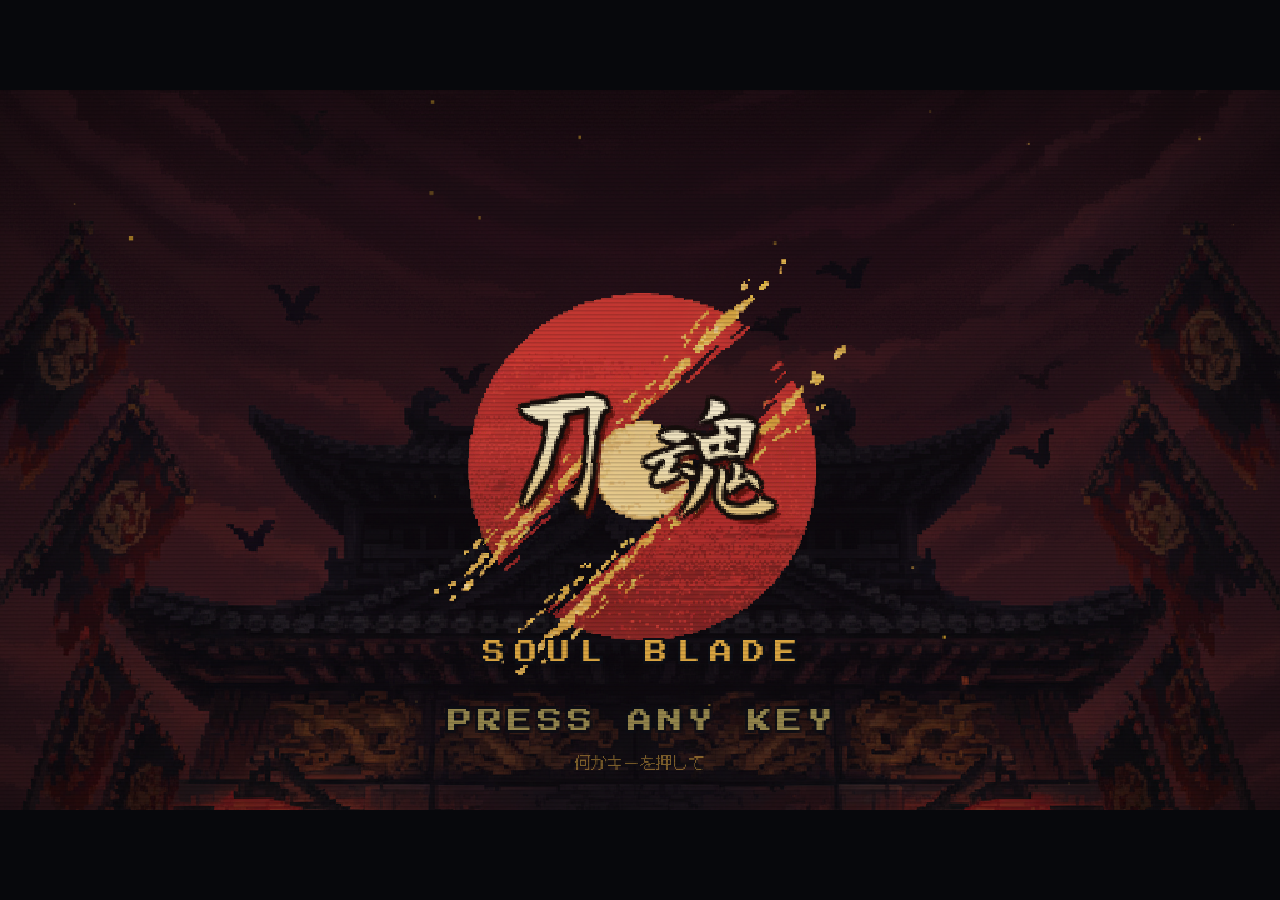
<file: index.html>
<!DOCTYPE html>
<html lang="zh">
<head>
<meta charset="utf-8">
<title>刀魂 SOUL BLADE</title>
<meta name="viewport" content="width=device-width, initial-scale=1">
<link rel="icon" type="image/png" href="assets/favicon.png">
<link rel="stylesheet" href="css/style.css?v=7">
</head>
<body>
<div id="stage">
  <canvas id="game" width="1024" height="576"></canvas>
  <div id="crt"></div>
  <div id="err"></div>
</div>
<script src="js/audio.js?v=11"></script>
<script src="js/input.js?v=7"></script>
<script src="js/data.js?v=12"></script>
<script src="js/sprites.js?v=11"></script>
<script src="js/fighter.js?v=8"></script>
<script src="js/ai.js?v=8"></script>
<script src="js/ui.js?v=10"></script>
<script src="js/howto.js?v=9"></script>
<script src="js/ultraman.js?v=2"></script>
<script src="js/main.js?v=11"></script>
</body>
</html>
</file>
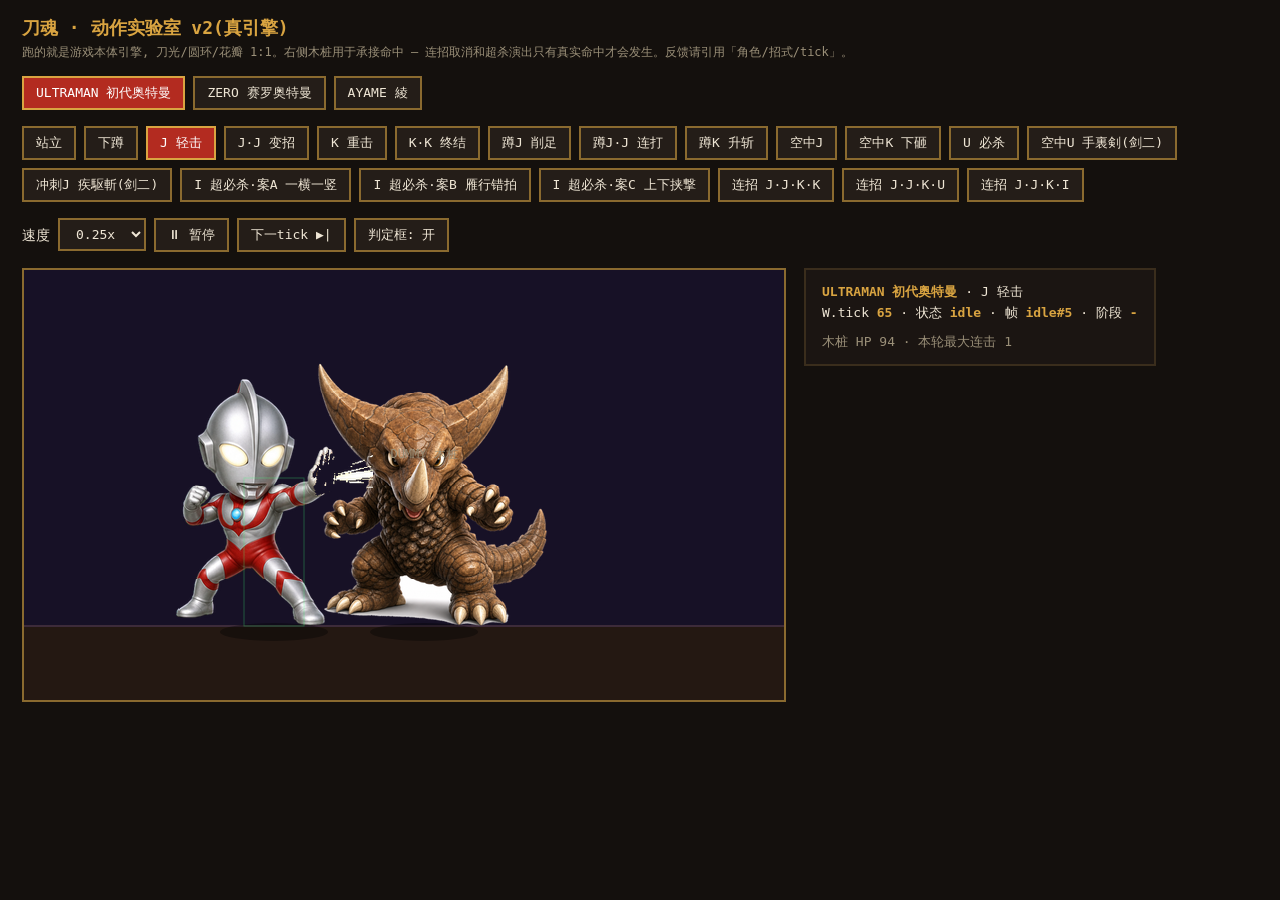
<file: anim-lab.html>
<!DOCTYPE html>
<html lang="zh">
<head>
<meta charset="utf-8">
<title>刀魂 · 动作实验室 ANIM LAB</title>
<style>
  body { margin:0; background:#14100d; color:#efe6d5; font:14px/1.6 "PingFang SC", monospace; }
  header { padding:14px 22px 6px; }
  h1 { margin:0; font-size:18px; color:#d9a441; }
  .sub { color:#9a8f78; font-size:12px; }
  .row { display:flex; gap:8px; flex-wrap:wrap; padding:8px 22px; align-items:center; }
  button, select {
    background:#241d18; color:#efe6d5; border:2px solid #8a6a2f; padding:6px 12px;
    font:13px monospace; cursor:pointer; border-radius:0;
  }
  button.on { background:#b32b20; border-color:#d9a441; color:#fff; }
  button:hover { border-color:#d9a441; }
  #stagewrap { display:flex; gap:18px; padding:8px 22px; align-items:flex-start; }
  canvas { background:#0c0a09; border:2px solid #8a6a2f; image-rendering:pixelated; }
  #info { min-width:280px; background:#1b1512; border:2px solid #3a2d1c; padding:12px 16px; font-size:13px; }
  #info b { color:#d9a441; }
  #info .ph-w { color:#9a8f78; } #info .ph-a { color:#ff4a3d; } #info .ph-r { color:#35b9e0; }
  table { border-collapse:collapse; margin-top:8px; }
  td { border:1px solid #3a2d1c; padding:2px 10px; font-size:12px; }
  .lbl { color:#9a8f78; }
</style>
</head>
<body>
<header>
  <h1>刀魂 · 动作实验室 v2(真引擎)</h1>
  <div class="sub">跑的就是游戏本体引擎, 刀光/圆环/花瓣 1:1。右侧木桩用于承接命中 — 连招取消和超杀演出只有真实命中才会发生。反馈请引用「角色/招式/tick」。</div>
</header>
<div class="row" id="charRow"></div>
<div class="row" id="moveRow"></div>
<div class="row">
  速度
  <select id="speed">
    <option value="0.1">0.1x</option>
    <option value="0.25" selected>0.25x</option>
    <option value="0.5">0.5x</option>
    <option value="1">1x</option>
  </select>
  <button id="pauseBtn">⏸ 暂停</button>
  <button id="stepF">下一tick ▶|</button>
  <button id="boxBtn">判定框: 开</button>
</div>
<div id="stagewrap">
  <canvas id="cv" width="760" height="430"></canvas>
  <div id="info">载入中…</div>
</div>

<script src="js/audio.js"></script>
<script src="js/input.js"></script>
<script src="js/data.js"></script>
<script src="js/sprites.js"></script>
<script src="js/fighter.js"></script>
<script>
'use strict';
/* 真引擎沙盒: 复用 Fighter/Effects/Projectile, 只有战斗解算是 main.js tryHit
   的精简副本(木桩不格挡)。若 main.js 的 tryHit 有改动, 此处需同步。 */
const cv = document.getElementById('cv');
const ctx = cv.getContext('2d');
ctx.imageSmoothingEnabled = false;

const CHARS = ['mack', 'kenji', 'ayame'];
const SEQS = [
  { key: 'idle',  label: '站立',        chain: [] },
  { key: 'crouch',label: '下蹲',        chain: [], hold: 'crouch' },
  { key: 'J',     label: 'J 轻击',      chain: ['light'] },
  { key: 'JJ',    label: 'J·J 变招',    chain: ['light', 'light'] },
  { key: 'K',     label: 'K 重击',      chain: ['heavy'] },
  { key: 'KK',    label: 'K·K 终结',    chain: ['heavy', 'heavy'] },
  { key: 'cJ',    label: '蹲J 削足',    chain: ['light'], hold: 'crouch' },
  { key: 'cJJ',   label: '蹲J·J 连打', chain: ['light', 'light'], hold: 'crouch' },
  { key: 'cK',    label: '蹲K 升斩',    chain: ['heavy'], hold: 'crouch' },
  { key: 'airJ',  label: '空中J',       chain: ['light'], air: true },
  { key: 'dive',  label: '空中K 下砸',  chain: ['heavy'], air: true },
  { key: 'U',     label: 'U 必杀',      chain: ['special'] },
  { key: 'airU',  label: '空中U 手裏剣(剑二)', chain: ['special'], air: true },
  { key: 'dashJ', label: '冲刺J 疾駆斬(剑二)', chain: ['light'], dash: true },
  { key: 'I',     label: 'I 超必杀·案A 一横一竖', chain: ['super'], cineVar: 'A' },
  { key: 'Ib',    label: 'I 超必杀·案B 雁行错拍', chain: ['super'], cineVar: 'B' },
  { key: 'Ic',    label: 'I 超必杀·案C 上下挟撃', chain: ['super'], cineVar: 'C' },
  { key: 'JJKK',  label: '连招 J·J·K·K', chain: ['light', 'light', 'heavy', 'heavy'] },
  { key: 'JJKU',  label: '连招 J·J·K·U', chain: ['light', 'light', 'heavy', 'special'] },
  { key: 'JJKI',  label: '连招 J·J·K·I', chain: ['light', 'light', 'heavy', 'super'] },
];

const _q = new URLSearchParams(location.search);
let charId = _q.get('char') || 'mack';
let seqKey = _q.get('seq') || 'J';
let paused = false, showBox = true;

// ---- stub world (the API surface Fighter needs) ---------------------------
const W = {
  tick: 0, hitstopT: 0, projectiles: [], stats: { maxCombo: 0 },
  slowmoT: 0, slowmo: 1, slowAcc: 0,
  training: { dummy: 'stand' }, mode: 'lab',
  hitstop(n) { this.hitstopT = Math.max(this.hitstopT, n); },
  shake() {},
  spawnProjectile(f, def) { // 与 main.js 同步: spread=[vy] 每枚一个纵速(直线=[0])
    for (const vy of (def.spread || [0])) {
      this.projectiles.push(new Projectile(f, def, f.x + f.facing * 70, f.y + def.y, f.facing, vy));
    }
  },
  hasProjectile(f) { return this.projectiles.some(p => p.owner === f && !p.dead); },
  superFlash(f, def) { if (def.cine) { this.hitstopT = Math.max(this.hitstopT, 28); this.banner = { t: 28, def }; } },
};

let A = null, B = null;      // attacker / dummy
let phase = 'run', restT = 0, chainIdx = 0, pressCd = 0, airPressed = false;

function resetScene() {
  const other = charId === 'kenji' ? 'mack' : 'kenji';
  A = new Fighter(charId, 380, 1, W);
  B = new Fighter(other, 500, -1, W); // 触及距离内, 连锁取消才能开窗
  const seq = SEQS.find(x => x.key === seqKey);
  A.legacyFx = !!seq.legacy; // (旧) 对照按钮: 白月牙+椭圆弧+旧火花, 仅实验室
  A.finisherOverride = seq.finisher || null; // 超杀终结变体预览(A/B/C)
  A.cjjVariant = seq.cjj || null;            // 蹲J·J 第二段方案预览(V1/V2/V3)
  A.cineStyleOverride = seq.cineStyle || null; // 剑二超杀演出方案预览(①②③)
  A.cineVarOverride = seq.cineVar || null;     // 交叉回合动作组合方案(A/B/C)
  A.meter = seq.chain.includes('super') ? 100 : 0; // 满气光环只在超杀序列出现
  W.projectiles = []; W.hitstopT = 0; W.banner = null;
  W.slowmoT = 0; W.slowmo = 1; W.slowAcc = 0;
  W.tick = 0; W.stats.maxCombo = 0;               // 每循环从 0 计
  Effects.reset();
  phase = 'run'; chainIdx = 0; pressCd = 0; airPressed = false; restT = 0;
}

// ---- mini combat resolution (subset of main.js tryHit; dummy never guards) --
function rectsOverlap(a, b) { return a.x1 < b.x2 && a.x2 > b.x1 && a.y1 < b.y2 && a.y2 > b.y1; }
function miniResolve() {
  const boxA = A.activeBox(), mA = A.move;
  if (boxA && mA && !B.dead && !B.superSeq && rectsOverlap(boxA, B.bodyBox())) {
    if (!(B.invuln > 0 || B.state === 'down' || B.state === 'getup' || B.juggleImmune())) {
      mA.hasHit = true; mA.contact = true; mA.contactT = mA.t; mA.hitLanded = true;
      const d = mA.def;
      const kd = d.kd || (mA.chained && d.kind === 'heavy' && A.rekkaH);
      const predicted = B.comboable > 0 ? A.combo.count + 1 : 1;
      const finisher = mA.chained && predicted >= 3;
      const bb = B.bodyBox();
      const px = (Math.max(boxA.x1, bb.x1) + Math.min(boxA.x2, bb.x2)) / 2;
      const py = (Math.max(boxA.y1, bb.y1) + Math.min(boxA.y2, bb.y2)) / 2;
      const preScale = A.comboScale(B);
      B.receiveHit({
        dmg: finisher ? Math.round(d.dmg * 1.3) : d.dmg, chip: d.chip, guardDmg: d.guardDmg,
        knock: d.knock, hitstun: d.hitstun, blockstun: d.blockstun, kd, launch: d.launch, meterHit: d.meterHit, hitSfx: d.hitSfx,
      }, A);
      // 与 main.js tryHit 同步: 月华式星爆(尺寸按威力分级)
      // legacy 对照: 复原旧粒子火花 + smear 化重击的旧 hitstop(9)
      if (A.legacyFx) {
        Effects.spark(px, py, A.facing, ['#ffe27a', '#ff7a3d', '#ffffff'], 12, d.kind === 'light' ? 5 : 8);
        W.hitstop(d.smear && d.kind === 'heavy' ? 9 : (d.hitstop || 5));
      } else {
        Effects.impact(px, py, A.facing, {
          tier: d.kind === 'light' ? 1 : d.kind === 'heavy' ? 2 : 3,
          color: A.c.theme2 || '#ffc531',
        });
        W.hitstop(d.hitstop || 5);
        // 与 main.js tryHit 同步: 重击命中扬尘 / 必杀冲击环+slowmo
        if (d.kind === 'heavy' && B.grounded) Effects.dust(B.x, B.y, 8, A.facing);
        if (d.kind === 'special') {
          Effects.shockRing(px, py, A.c.theme2 || '#ffc531');
          W.slowmoT = 14; W.slowmo = 0.5; W.slowAcc = 0;
        }
      }
      if (d.kind === 'super' && d.cine && A.state === 'attack') {
        A.vx = 0; A.move = null;
        A.superSeq = { hits: d.cine.hits, interval: d.cine.interval, dmgPer: d.cine.dmgPer, final: d.cine.final, t: 0, done: 0, scale: preScale, style: A.cineStyleOverride || d.cine.style || null };
        B.frozen = 2;
      }
    } else { mA.hasHit = true; }
  }
  for (const pr of W.projectiles) {
    if (pr.dead || B.dead) continue;
    if (rectsOverlap(pr.box(), B.bodyBox()) && !(B.invuln > 0 || ['down', 'getup'].includes(B.state) || B.juggleImmune())) {
      const pd = pr.def;
      B.receiveHit({ dmg: pd.dmg, chip: pd.chip, guardDmg: pd.guardDmg, knock: pd.knock, hitstun: pd.hitstun, blockstun: pd.blockstun, meterHit: pd.meterHit, hitSfx: 'hitL', proj: true, launch: pd.launch }, pr.owner);
      pr.dead = true;
      Effects.spark(pr.x, pr.y, Math.sign(pr.vx), ['#c9baff', '#7d5bff', '#ffffff'], 10, 5);
      W.hitstop(pd.hitstop || 6);
    }
  }
}

// ---- sequence driver (same pad-injection技法 as the combo test suite) ------
function scriptPad(seq) {
  const p = emptyPad();
  if (seq.hold === 'crouch') p.crouch = true;
  if (phase !== 'run') return p;
  if (seq.air && !airPressed && A.state === 'idle') { p.jump = true; airPressed = true; return p; }
  // dash 型招式(疾駆斬): 先触发冲刺, 待 dash 进行几 tick 后再按攻击
  if (seq.dash) {
    if (A.state === 'idle' && chainIdx === 0) { p.dashR = true; return p; }
    if (A.state === 'dash' && A.dashT > 5 && chainIdx === 0) { p.light = true; chainIdx++; return p; }
    return p;
  }
  pressCd--;
  const readyGround = chainIdx === 0 ? A.state === 'idle' || A.state === 'crouch' : (A.move && A.move.contact);
  const readyAir = !A.grounded && A.vy > -9 && !A.move; // press on the way up/apex
  const ready = seq.air ? readyAir : readyGround;
  if (chainIdx < seq.chain.length && ready && pressCd <= 0) {
    p[seq.chain[chainIdx]] = true;
    chainIdx++; pressCd = 3;
  }
  return p;
}

function step() {
  const seq = SEQS.find(s => s.key === seqKey);
  if (W.hitstopT > 0) { W.hitstopT--; if (W.banner) W.banner.t--; Effects.update(0.35); return; }
  // 与 main.js update 同步: 必杀命中后的半速 slowmo 收尾
  if (W.slowmoT > 0) {
    W.slowmoT--;
    if (W.slowmoT <= 0) W.slowmo = 1;
    W.slowAcc += W.slowmo;
    if (W.slowAcc < 1) { Effects.update(W.slowmo); return; }
    W.slowAcc -= 1;
  }
  W.tick++;
  A.pad = scriptPad(seq);
  B.pad = emptyPad();
  A.update(B);
  B.update(A);
  for (const pr of W.projectiles) pr.update();
  W.projectiles = W.projectiles.filter(p => !p.dead);
  miniResolve();
  Effects.update(1);

  // loop control: after the sequence fully settles, hold a beat then reset
  const done = chainIdx >= seq.chain.length && !A.move && !A.superSeq &&
               ['idle', 'crouch'].includes(A.state) && ['idle', 'down', 'getup'].includes(B.state) &&
               W.projectiles.length === 0;
  if (phase === 'run' && done && seq.chain.length) { phase = 'rest'; restT = 0; }
  if (phase === 'rest' && ++restT > 90 && B.state === 'idle') resetScene();
}

// ---- render ----------------------------------------------------------------
function draw() {
  ctx.clearRect(0, 0, 760, 430);
  ctx.fillStyle = '#171126'; ctx.fillRect(0, 0, 760, 356);
  ctx.fillStyle = '#241812'; ctx.fillRect(0, 356, 760, 74);
  ctx.fillStyle = '#3d2b3a'; ctx.fillRect(0, 355, 760, 2);
  // 与 main.js 同步: 超杀演出背景压暗
  if (A && A.superSeq) { ctx.fillStyle = 'rgba(10,6,20,0.52)'; ctx.fillRect(0, 0, 760, 430); }

  ctx.save();
  // world -> lab viewport: game ground y480 -> 356, shift x to center the pair
  const offX = -130, offY = 356 - STAGE.ground;
  ctx.translate(offX, offY);
  Effects.drawGhosts(ctx);
  B.draw(ctx);
  ctx.fillStyle = '#9a8f78';
  ctx.font = '12px monospace';
  ctx.textAlign = 'center';
  ctx.fillText('DUMMY 木桩', B.x, B.y - 168);
  A.draw(ctx);
  for (const pr of W.projectiles) pr.draw(ctx);
  Effects.draw(ctx);
  if (showBox) {
    const ab = A.activeBox();
    if (ab) { ctx.strokeStyle = 'rgba(255,74,61,0.9)'; ctx.lineWidth = 2; ctx.strokeRect(ab.x1, ab.y1, ab.x2 - ab.x1, ab.y2 - ab.y1); }
    const bb = A.bodyBox();
    ctx.strokeStyle = 'rgba(60,255,120,0.3)'; ctx.lineWidth = 1;
    ctx.strokeRect(bb.x1, bb.y1, bb.x2 - bb.x1, bb.y2 - bb.y1);
  }
  ctx.restore();

  if (W.banner && W.banner.t > 0) {
    ctx.fillStyle = `rgba(5,6,12,${Math.min(0.6, W.banner.t / 18)})`;
    ctx.fillRect(0, 0, 760, 430);
    ctx.fillStyle = '#ffe27a'; ctx.font = '20px monospace'; ctx.textAlign = 'center';
    ctx.fillText(W.banner.def.name, 380, 200);
  }

  // info
  const m = A.move, d = m && m.def;
  let ph = '-';
  if (d && !d.dive) ph = m.t < d.startup ? 'windup' : m.t < d.startup + d.active ? 'ACTIVE' : 'recover';
  else if (d && d.dive) ph = m.landed ? 'slam/recover' : 'plunge';
  else if (A.superSeq) ph = 'SUPER CINE';
  const cls = ph === 'ACTIVE' ? 'ph-a' : ph === 'windup' ? 'ph-w' : 'ph-r';
  let html = `<b>${A.c.name} ${A.c.cn}</b> · ${SEQS.find(s => s.key === seqKey).label}<br>`;
  html += `W.tick <b>${W.tick}</b> · 状态 <b>${A.state}</b> · 帧 <b>${A.anim.name}#${A.anim.frame}</b> · 阶段 <span class="${cls}"><b>${ph}</b></span>`;
  if (m) html += ` · 招内tick <b>${m.t}</b>`;
  if (A.superSeq) html += ` · cine ${A.superSeq.done}/${A.superSeq.hits}`;
  if (d) {
    html += `<table>
      <tr><td class="lbl">招式</td><td>${d.name || d.anim + ':' + d.kind}</td></tr>
      <tr><td class="lbl">前摇/判定/全长</td><td>${d.startup} / ${d.active || '-'} / ${d.total || 'dive'}</td></tr>
      <tr><td class="lbl">伤害/削护</td><td>${d.dmg} / ${d.guardDmg || '-'}</td></tr>
      <tr><td class="lbl">fx</td><td>${d.fx ? '有(引擎实时)' : '无'}${d.hop ? ' · hop ' + d.hop : ''}</td></tr>
    </table>`;
  }
  html += `<div style="margin-top:8px;color:#9a8f78">木桩 HP ${Math.max(0, Math.round(B.hp))} · 本轮最大连击 ${W.stats.maxCombo}</div>`;
  document.getElementById('info').innerHTML = html;
}

let acc = 0, last = performance.now();
function loop(now) {
  const dt = now - last; last = now;
  if (!paused) {
    acc += dt * parseFloat(document.getElementById('speed').value);
    while (acc >= 16.667) { step(); acc -= 16.667; }
  }
  draw();
  requestAnimationFrame(loop);
}

// ---- ui wiring --------------------------------------------------------------
function mkBtn(row, label, on, cb) {
  const b = document.createElement('button');
  b.textContent = label;
  if (on) b.classList.add('on');
  b.onclick = () => cb(b);
  document.getElementById(row).appendChild(b);
}
for (const cid of CHARS) {
  mkBtn('charRow', `${DATA[cid].name} ${DATA[cid].cn}`, cid === charId, (b) => {
    charId = cid; resetScene();
    document.querySelectorAll('#charRow button').forEach(x => x.classList.remove('on'));
    b.classList.add('on');
  });
}
for (const s of SEQS) {
  mkBtn('moveRow', s.label, s.key === seqKey, (b) => {
    seqKey = s.key; resetScene();
    document.querySelectorAll('#moveRow button').forEach(x => x.classList.remove('on'));
    b.classList.add('on');
  });
}
document.getElementById('pauseBtn').onclick = (e) => {
  paused = !paused;
  e.target.textContent = paused ? '▶ 播放' : '⏸ 暂停';
};
document.getElementById('stepF').onclick = () => {
  paused = true; document.getElementById('pauseBtn').textContent = '▶ 播放'; step();
};
document.getElementById('boxBtn').onclick = (e) => { showBox = !showBox; e.target.textContent = `判定框: ${showBox ? '开' : '关'}`; };

Assets.load().then(() => {
  resetScene();
  const ff = parseInt(_q.get('ff') || '0', 10);
  for (let i = 0; i < ff; i++) step();
  if (_q.has('freeze')) { paused = true; document.getElementById('pauseBtn').textContent = '▶ 播放'; }
  requestAnimationFrame(loop);
});
</script>
</body>
</html>
</file>
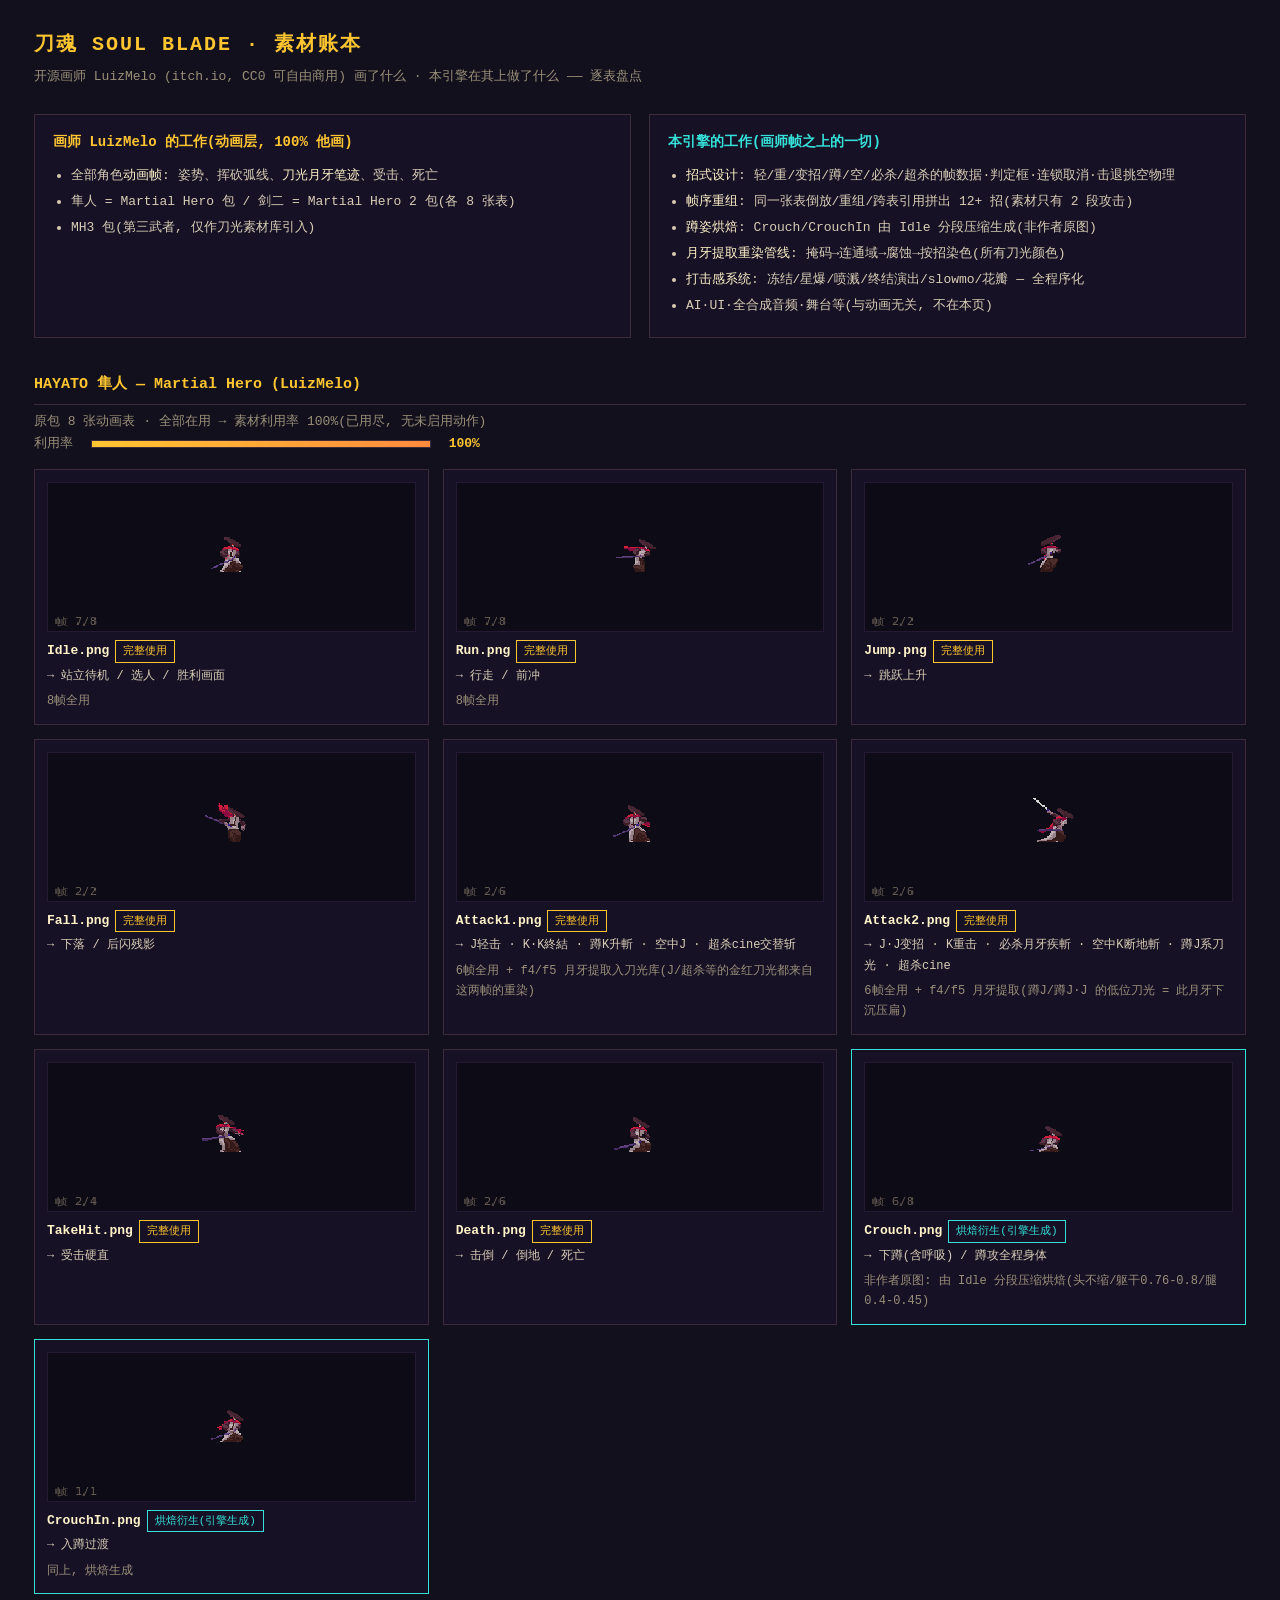
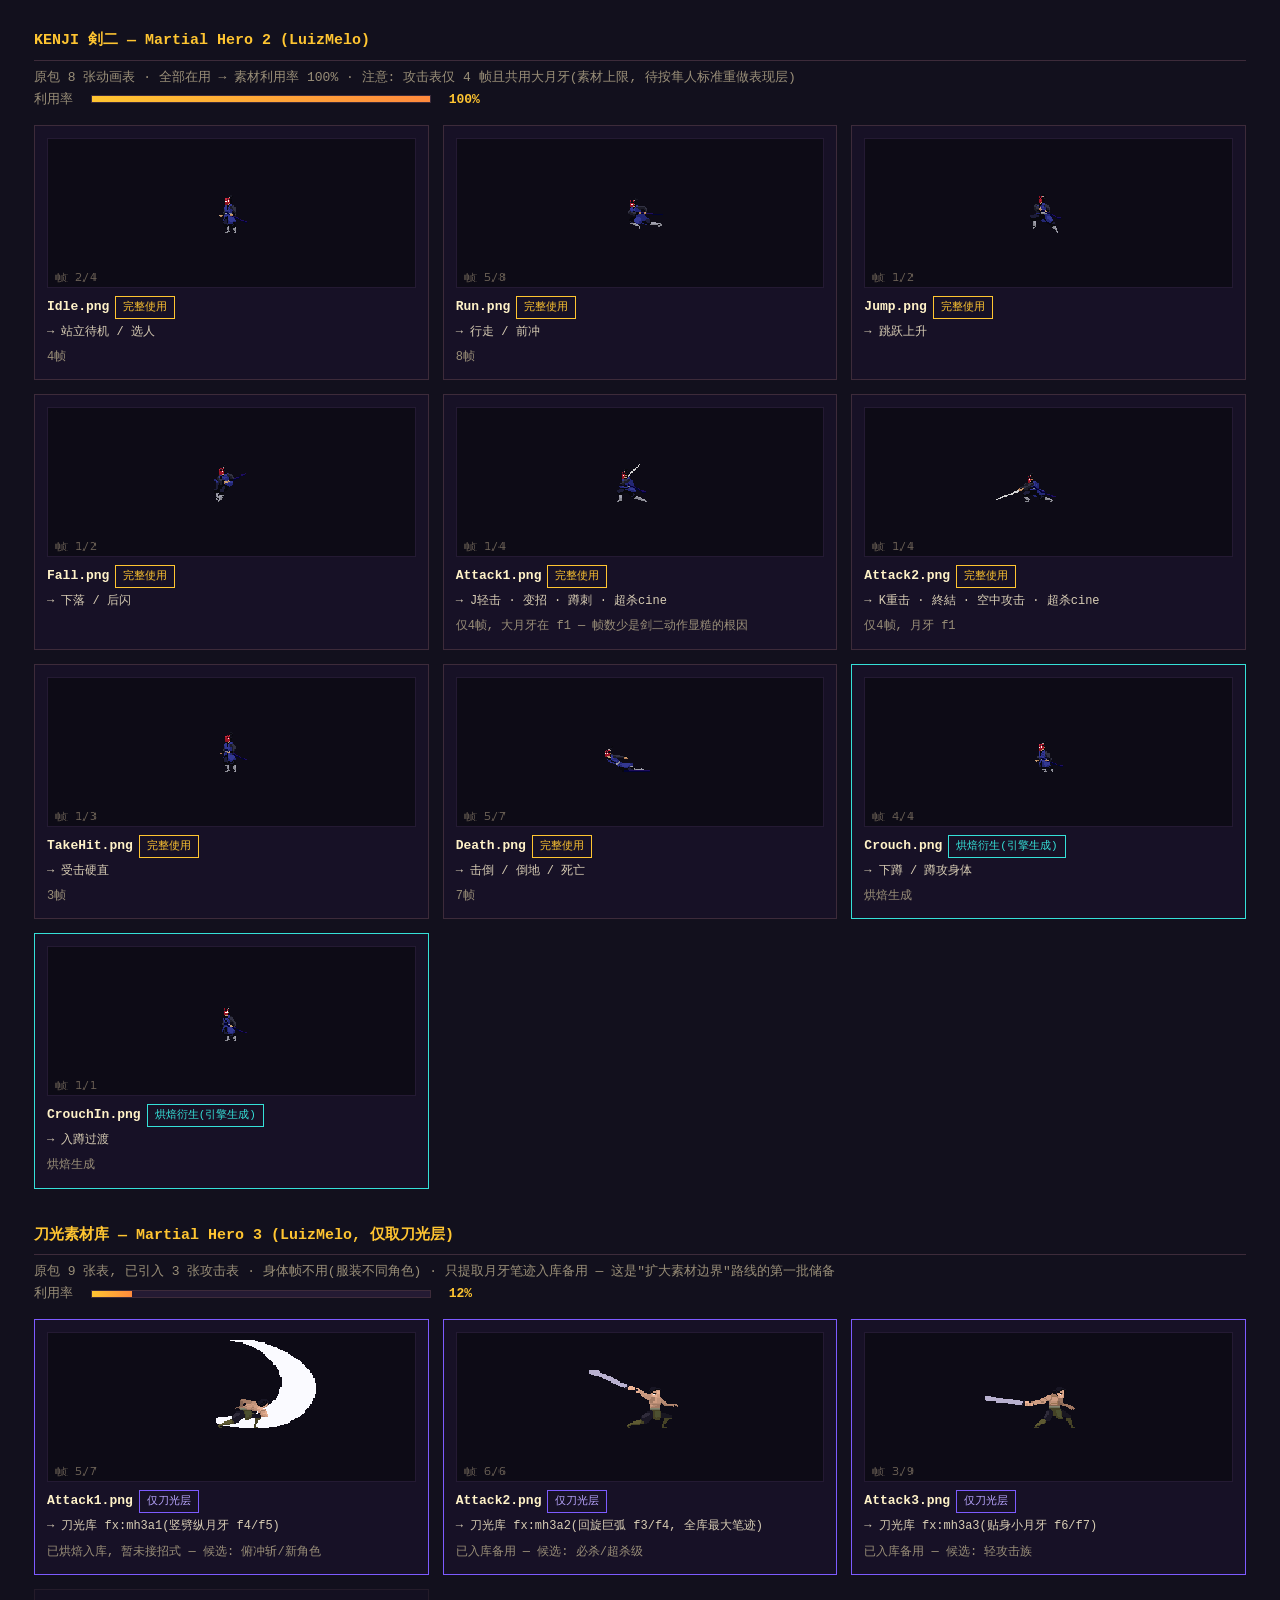
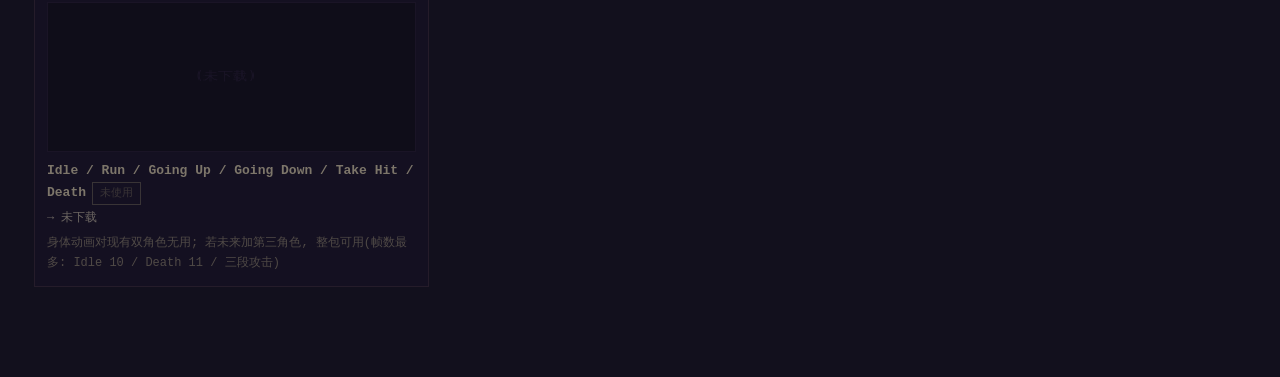
<file: asset-lab.html>
<!DOCTYPE html>
<html lang="zh">
<head>
<meta charset="utf-8">
<title>刀魂 · 素材账本 — 作者画了什么 / 引擎做了什么</title>
<style>
  * { margin: 0; padding: 0; box-sizing: border-box; }
  body { background: #12101d; color: #d8cdb4; font: 13px/1.7 "SF Mono", Menlo, monospace; padding: 28px 34px 80px; }
  h1 { font-size: 20px; color: #ffc531; letter-spacing: 2px; margin-bottom: 4px; }
  .sub { color: #9a8f78; margin-bottom: 26px; }
  h2 { font-size: 15px; color: #ffc531; margin: 34px 0 6px; border-bottom: 1px solid #3d2b3a; padding-bottom: 6px; }
  .packmeta { color: #9a8f78; margin-bottom: 14px; }
  .bar { height: 8px; background: #241a33; border: 1px solid #3d2b3a; width: 340px; display: inline-block; vertical-align: middle; margin: 0 10px; }
  .bar i { display: block; height: 100%; background: linear-gradient(90deg, #ffc531, #ff8a3d); }
  .grid { display: grid; grid-template-columns: repeat(auto-fill, minmax(300px, 1fr)); gap: 14px; }
  .card { background: #171126; border: 1px solid #3d2b3a; padding: 12px; }
  .card.derived { border-color: #35e0d8; }
  .card.fxonly { border-color: #7d5bff; }
  .card.unused { opacity: 0.45; }
  .cv { background: #0d0b16; border: 1px solid #241a33; display: block; margin-bottom: 8px; width: 100%; height: 150px; image-rendering: pixelated; }
  .nm { color: #fff2c8; font-weight: bold; }
  .badge { display: inline-block; font-size: 11px; padding: 1px 7px; margin-left: 6px; border: 1px solid; }
  .b-full { color: #ffc531; border-color: #ffc531; }
  .b-part { color: #ff8a3d; border-color: #ff8a3d; }
  .b-derived { color: #35e0d8; border-color: #35e0d8; }
  .b-fx { color: #b9a6ff; border-color: #7d5bff; }
  .b-un { color: #6a6055; border-color: #6a6055; }
  .note { color: #9a8f78; font-size: 12px; margin-top: 5px; }
  .moves { color: #d8cdb4; font-size: 12px; margin-top: 3px; }
  .split { display: grid; grid-template-columns: 1fr 1fr; gap: 18px; margin: 18px 0 8px; }
  .who { background: #171126; border: 1px solid #3d2b3a; padding: 16px 18px; }
  .who h3 { font-size: 14px; margin-bottom: 10px; }
  .who.artist h3 { color: #ffc531; } .who.engine h3 { color: #35e0d8; }
  .who li { margin-left: 18px; margin-bottom: 4px; }
  .hl { color: #fff2c8; }
</style>
</head>
<body>
<h1>刀魂 SOUL BLADE · 素材账本</h1>
<div class="sub">开源画师 LuizMelo (itch.io, CC0 可自由商用) 画了什么 · 本引擎在其上做了什么 —— 逐表盘点</div>

<div class="split">
  <div class="who artist">
    <h3>画师 LuizMelo 的工作(动画层, 100% 他画)</h3>
    <ul>
      <li>全部角色<span class="hl">动画帧</span>: 姿势、挥砍弧线、<span class="hl">刀光月牙笔迹</span>、受击、死亡</li>
      <li>隼人 = Martial Hero 包 / 剑二 = Martial Hero 2 包(各 8 张表)</li>
      <li>MH3 包(第三武者, 仅作刀光素材库引入)</li>
    </ul>
  </div>
  <div class="who engine">
    <h3>本引擎的工作(画师帧之上的一切)</h3>
    <ul>
      <li><span class="hl">招式设计</span>: 轻/重/变招/蹲/空/必杀/超杀的帧数据·判定框·连锁取消·击退挑空物理</li>
      <li><span class="hl">帧序重组</span>: 同一张表倒放/重组/跨表引用拼出 12+ 招(素材只有 2 段攻击)</li>
      <li><span class="hl">蹲姿烘焙</span>: Crouch/CrouchIn 由 Idle 分段压缩生成(非作者原图)</li>
      <li><span class="hl">月牙提取重染管线</span>: 掩码→连通域→腐蚀→按招染色(所有刀光颜色)</li>
      <li><span class="hl">打击感系统</span>: 冻结/星爆/喷溅/终结演出/slowmo/花瓣 — 全程序化</li>
      <li>AI·UI·全合成音频·舞台等(与动画无关, 不在本页)</li>
    </ul>
  </div>
</div>

<div id="sections"></div>

<script src="js/data.js"></script>
<script>
const INV = [
  {
    title: 'HAYATO 隼人 — Martial Hero (LuizMelo)',
    meta: '原包 8 张动画表 · 全部在用 → 素材利用率 100%(已用尽, 无未启用动作)',
    dir: 'assets/img/mack', pct: 100,
    sheets: [
      { f: 'Idle.png',    use: 'full', moves: '站立待机 / 选人 / 胜利画面', note: '8帧全用' },
      { f: 'Run.png',     use: 'full', moves: '行走 / 前冲', note: '8帧全用' },
      { f: 'Jump.png',    use: 'full', moves: '跳跃上升', note: '' },
      { f: 'Fall.png',    use: 'full', moves: '下落 / 后闪残影', note: '' },
      { f: 'Attack1.png', use: 'full', moves: 'J轻击 · K·K終結 · 蹲K升斬 · 空中J · 超杀cine交替斩', note: '6帧全用 + f4/f5 月牙提取入刀光库(J/超杀等的金红刀光都来自这两帧的重染)' },
      { f: 'Attack2.png', use: 'full', moves: 'J·J变招 · K重击 · 必杀月牙疾斬 · 空中K断地斬 · 蹲J系刀光 · 超杀cine', note: '6帧全用 + f4/f5 月牙提取(蹲J/蹲J·J 的低位刀光 = 此月牙下沉压扁)' },
      { f: 'TakeHit.png', use: 'full', moves: '受击硬直', note: '' },
      { f: 'Death.png',   use: 'full', moves: '击倒 / 倒地 / 死亡', note: '' },
      { f: 'Crouch.png',  use: 'derived', moves: '下蹲(含呼吸) / 蹲攻全程身体', note: '非作者原图: 由 Idle 分段压缩烘焙(头不缩/躯干0.76-0.8/腿0.4-0.45)' },
      { f: 'CrouchIn.png',use: 'derived', moves: '入蹲过渡', note: '同上, 烘焙生成' },
    ],
  },
  {
    title: 'KENJI 剣二 — Martial Hero 2 (LuizMelo)',
    meta: '原包 8 张动画表 · 全部在用 → 素材利用率 100% · 注意: 攻击表仅 4 帧且共用大月牙(素材上限, 待按隼人标准重做表现层)',
    dir: 'assets/img/kenji', pct: 100,
    sheets: [
      { f: 'Idle.png',    use: 'full', moves: '站立待机 / 选人', note: '4帧' },
      { f: 'Run.png',     use: 'full', moves: '行走 / 前冲', note: '8帧' },
      { f: 'Jump.png',    use: 'full', moves: '跳跃上升', note: '' },
      { f: 'Fall.png',    use: 'full', moves: '下落 / 后闪', note: '' },
      { f: 'Attack1.png', use: 'full', moves: 'J轻击 · 变招 · 蹲刺 · 超杀cine', note: '仅4帧, 大月牙在 f1 — 帧数少是剑二动作显糙的根因' },
      { f: 'Attack2.png', use: 'full', moves: 'K重击 · 終結 · 空中攻击 · 超杀cine', note: '仅4帧, 月牙 f1' },
      { f: 'TakeHit.png', use: 'full', moves: '受击硬直', note: '3帧' },
      { f: 'Death.png',   use: 'full', moves: '击倒 / 倒地 / 死亡', note: '7帧' },
      { f: 'Crouch.png',  use: 'derived', moves: '下蹲 / 蹲攻身体', note: '烘焙生成' },
      { f: 'CrouchIn.png',use: 'derived', moves: '入蹲过渡', note: '烘焙生成' },
    ],
  },
  {
    title: '刀光素材库 — Martial Hero 3 (LuizMelo, 仅取刀光层)',
    meta: '原包 9 张表, 已引入 3 张攻击表 · 身体帧不用(服装不同角色) · 只提取月牙笔迹入库备用 — 这是"扩大素材边界"路线的第一批储备',
    dir: 'assets/img/mh3', pct: 12,
    sheets: [
      { f: 'Attack1.png', use: 'fx', moves: '刀光库 fx:mh3a1(竖劈纵月牙 f4/f5)', note: '已烘焙入库, 暂未接招式 — 候选: 俯冲斩/新角色' },
      { f: 'Attack2.png', use: 'fx', moves: '刀光库 fx:mh3a2(回旋巨弧 f3/f4, 全库最大笔迹)', note: '已入库备用 — 候选: 必杀/超杀级' },
      { f: 'Attack3.png', use: 'fx', moves: '刀光库 fx:mh3a3(贴身小月牙 f6/f7)', note: '已入库备用 — 候选: 轻攻击族' },
      { f: null, name: 'Idle / Run / Going Up / Going Down / Take Hit / Death', use: 'un', moves: '未下载', note: '身体动画对现有双角色无用; 若未来加第三角色, 整包可用(帧数最多: Idle 10 / Death 11 / 三段攻击)' },
    ],
  },
];

const root = document.getElementById('sections');
for (const pack of INV) {
  const h = document.createElement('div');
  h.innerHTML = `<h2>${pack.title}</h2>
    <div class="packmeta">${pack.meta}<br>利用率 <span class="bar"><i style="width:${pack.pct}%"></i></span> <b style="color:#ffc531">${pack.pct}%</b></div>`;
  const grid = document.createElement('div');
  grid.className = 'grid';
  for (const sh of pack.sheets) {
    const card = document.createElement('div');
    const cls = { full: '', part: '', derived: 'derived', fx: 'fxonly', un: 'unused' }[sh.use];
    card.className = 'card ' + cls;
    const badge = {
      full: '<span class="badge b-full">完整使用</span>',
      part: '<span class="badge b-part">部分使用</span>',
      derived: '<span class="badge b-derived">烘焙衍生(引擎生成)</span>',
      fx: '<span class="badge b-fx">仅刀光层</span>',
      un: '<span class="badge b-un">未使用</span>',
    }[sh.use];
    card.innerHTML = `<canvas class="cv" width="300" height="150"></canvas>
      <div><span class="nm">${sh.name || sh.f}</span>${badge}</div>
      <div class="moves">→ ${sh.moves}</div>
      ${sh.note ? `<div class="note">${sh.note}</div>` : ''}`;
    grid.appendChild(card);
    if (sh.f) animate(card.querySelector('canvas'), `${pack.dir}/${sh.f}`);
    else {
      const g = card.querySelector('canvas').getContext('2d');
      g.fillStyle = '#241a33'; g.font = '12px monospace'; g.fillText('(未下载)', 120, 78);
    }
  }
  root.appendChild(h);
  root.appendChild(grid);
}

function animate(cv, src) {
  const img = new Image();
  img.onload = () => {
    const fs = img.height, n = Math.max(1, Math.round(img.width / fs));
    const g = cv.getContext('2d');
    g.imageSmoothingEnabled = false;
    let f = 0;
    const scale = Math.min(140 / fs, 2.2);
    const dw = fs * scale, dh = fs * scale;
    setInterval(() => {
      g.fillStyle = '#0d0b16'; g.fillRect(0, 0, cv.width, cv.height);
      g.drawImage(img, f * fs, 0, fs, fs, (cv.width - dw) / 2, (cv.height - dh) / 2, dw, dh);
      g.fillStyle = '#6a6055'; g.font = '10px monospace';
      g.fillText(`帧 ${f + 1}/${n}`, 6, 144);
      f = (f + 1) % n;
    }, 130);
  };
  img.src = src;
}
</script>
</body>
</html>
</file>
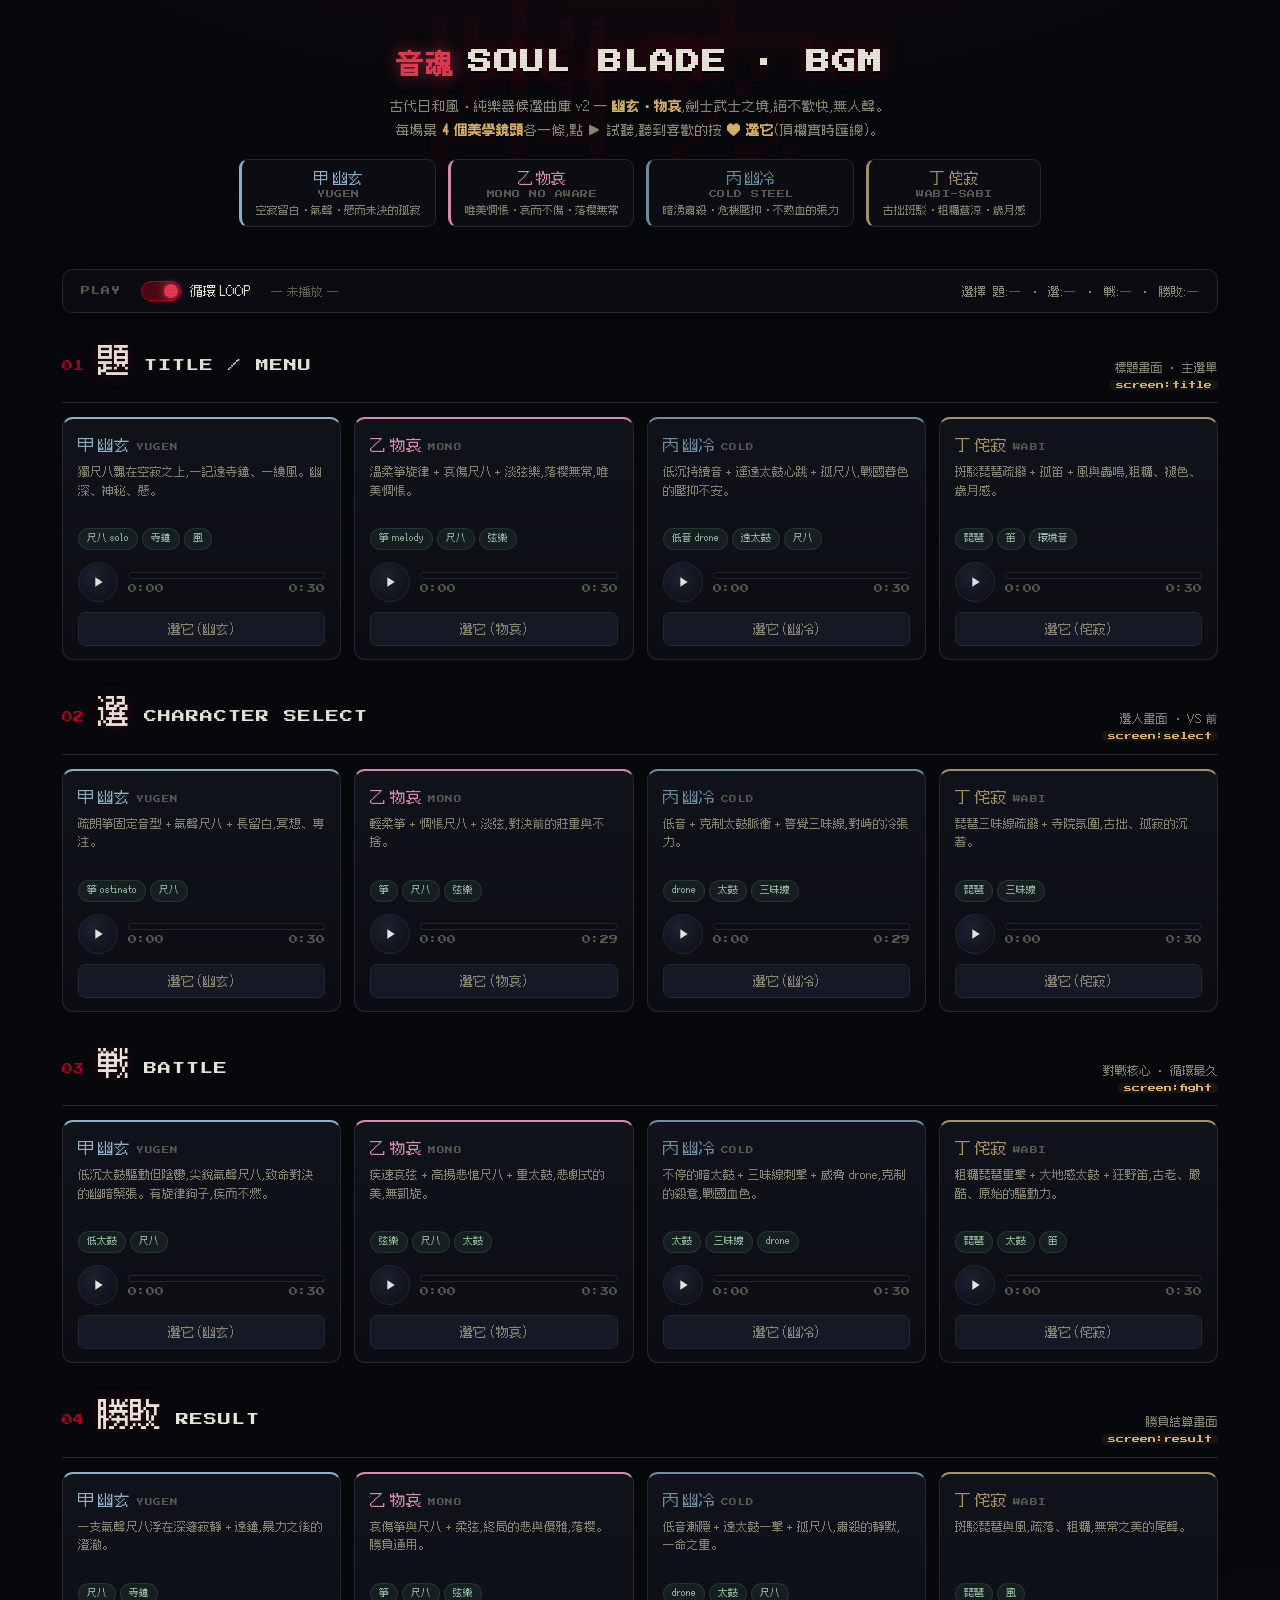
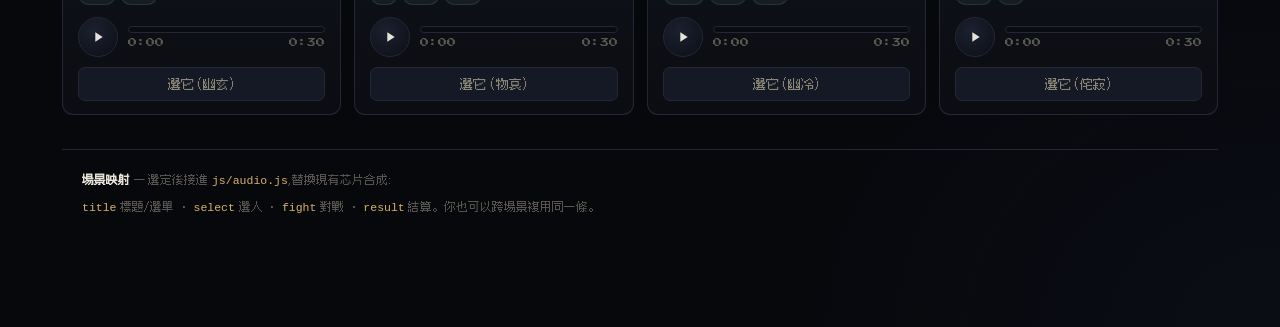
<file: bgm-lab.html>
<!DOCTYPE html>
<html lang="zh">
<head>
<meta charset="utf-8">
<title>刀魂 SOUL BLADE · BGM 曲庫</title>
<meta name="viewport" content="width=device-width, initial-scale=1">
<style>
@font-face { font-family:'PressStart'; src:url('assets/fonts/PressStart2P.ttf') format('truetype'); font-display:block; }
@font-face { font-family:'FusionPixelJA'; src:url('assets/fonts/FusionPixel-ja.woff2') format('woff2'); font-display:block; }
@font-face { font-family:'FusionPixel'; src:url('assets/fonts/FusionPixel-zh.woff2') format('woff2'); font-display:block; }

:root{
  --bg:#07080c; --bg2:#0b0d12; --panel:#10131b; --panel2:#151925;
  --ink:#e8e3d8; --dim:#8a8778; --faint:#5a5850;
  --crimson:#b00020; --crimson-lite:#e23a52; --gold:#d9b26a;
  --line:#242836;
  /* lens accents */
  --l1:#8fb2c9; --l2:#d98fa6; --l3:#6f8fa0; --l4:#a89268;
}
*{box-sizing:border-box;}
html,body{margin:0;padding:0;background:var(--bg);color:var(--ink);
  font-family:'FusionPixel','FusionPixelJA',system-ui,sans-serif;
  -webkit-font-smoothing:none; image-rendering:pixelated;}
body{
  background:
    radial-gradient(1200px 500px at 50% -10%, rgba(176,0,32,.13), transparent 60%),
    radial-gradient(900px 700px at 100% 100%, rgba(30,40,70,.16), transparent 55%),
    var(--bg);
  min-height:100vh; padding:0 0 90px;
}
body::after{content:'';position:fixed;inset:0;pointer-events:none;z-index:99;
  background:repeating-linear-gradient(0deg,rgba(0,0,0,.10) 0 1px,transparent 1px 3px);
  mix-blend-mode:multiply;opacity:.5;}
.wrap{max-width:1200px;margin:0 auto;padding:0 22px;}

header{padding:44px 0 20px;text-align:center;position:relative;}
.kanji-bg{position:absolute;top:-14px;left:50%;transform:translateX(-50%);
  font-family:'FusionPixelJA';font-size:190px;line-height:1;color:rgba(176,0,32,.06);
  z-index:0;pointer-events:none;user-select:none;letter-spacing:.1em;}
header .h-inner{position:relative;z-index:1;}
h1{font-family:'PressStart';font-size:24px;letter-spacing:2px;margin:0;color:var(--ink);
  text-shadow:0 2px 0 #000, 0 0 22px rgba(176,0,32,.4);}
h1 .ja{font-family:'FusionPixelJA';color:var(--crimson-lite);margin-right:12px;font-size:28px;
  text-shadow:0 0 16px rgba(226,58,82,.55);}
.sub{margin:13px auto 0;max-width:720px;color:var(--dim);font-size:13.5px;line-height:1.75;}
.sub b{color:var(--gold);}

/* lens legend */
.lenses{display:flex;justify-content:center;gap:12px;flex-wrap:wrap;margin:18px auto 0;max-width:900px;}
.lens{display:flex;flex-direction:column;gap:2px;padding:8px 14px;border:1px solid var(--line);border-radius:9px;
  background:var(--bg2);min-width:150px;}
.lens .lh{font-family:'FusionPixelJA';font-size:15px;}
.lens .le{font-family:'PressStart';font-size:8px;color:var(--faint);letter-spacing:.5px;}
.lens .ld{font-size:11px;color:var(--dim);line-height:1.4;margin-top:2px;}
.lens.a1{border-left:3px solid var(--l1);} .lens.a1 .lh{color:var(--l1);}
.lens.a2{border-left:3px solid var(--l2);} .lens.a2 .lh{color:var(--l2);}
.lens.a3{border-left:3px solid var(--l3);} .lens.a3 .lh{color:var(--l3);}
.lens.a4{border-left:3px solid var(--l4);} .lens.a4 .lh{color:var(--l4);}

/* sticky control bar */
.bar{position:sticky;top:0;z-index:50;margin:22px auto 30px;display:flex;align-items:center;
  gap:20px;flex-wrap:wrap;justify-content:center;
  background:linear-gradient(180deg,rgba(11,13,18,.97),rgba(11,13,18,.88));
  border:1px solid var(--line);border-radius:10px;padding:11px 18px;
  backdrop-filter:blur(6px);box-shadow:0 8px 30px rgba(0,0,0,.5);}
.bar .lbl{font-family:'PressStart';font-size:9px;color:var(--faint);letter-spacing:1px;}
.toggle{display:inline-flex;align-items:center;gap:9px;cursor:pointer;user-select:none;font-size:13px;color:var(--dim);}
.toggle .sw{width:40px;height:20px;border-radius:11px;background:#2a2030;border:1px solid var(--line);position:relative;transition:.16s;}
.toggle .sw::after{content:'';position:absolute;top:2px;left:2px;width:14px;height:14px;border-radius:50%;background:var(--faint);transition:.16s;}
.toggle.on .sw{background:rgba(176,0,32,.4);border-color:var(--crimson);}
.toggle.on .sw::after{left:22px;background:var(--crimson-lite);box-shadow:0 0 8px var(--crimson-lite);}
.toggle.on{color:var(--ink);}
.now{font-size:12px;color:var(--faint);min-width:150px;}
.now b{color:var(--gold);}
.picks{font-size:12px;color:var(--dim);margin-left:auto;text-align:right;line-height:1.5;}
.picks b{color:#7fd0a0;} .picks .none{color:var(--faint);}

/* scene */
.scene{margin:0 0 34px;}
.scene-head{display:flex;align-items:baseline;gap:14px;margin:0 0 14px;padding-bottom:9px;border-bottom:1px solid var(--line);}
.scene-head .num{font-family:'PressStart';font-size:11px;color:var(--crimson);}
.scene-head .glyph{font-family:'FusionPixelJA';font-size:32px;line-height:1;color:var(--ink);text-shadow:0 0 14px rgba(176,0,32,.3);}
.scene-head .en{font-family:'PressStart';font-size:13px;letter-spacing:1px;color:var(--ink);}
.scene-head .maps{margin-left:auto;font-size:11.5px;color:var(--dim);text-align:right;line-height:1.5;}
.scene-head .maps code{color:var(--gold);background:rgba(217,178,106,.08);padding:1px 6px;border-radius:4px;font-family:'PressStart';font-size:8px;}

.opts{display:grid;grid-template-columns:repeat(4,1fr);gap:13px;}
@media(max-width:1000px){.opts{grid-template-columns:repeat(2,1fr);}}
@media(max-width:560px){.opts{grid-template-columns:1fr;}}

.card{background:linear-gradient(180deg,var(--panel),var(--bg2));border:1px solid var(--line);
  border-radius:11px;padding:15px 15px 13px;position:relative;transition:border-color .16s, transform .16s, box-shadow .16s;}
.card.playing{border-color:var(--crimson);box-shadow:0 0 0 1px rgba(226,58,82,.3),0 12px 30px rgba(176,0,32,.24);transform:translateY(-2px);}
.card.picked{box-shadow:0 0 0 1px rgba(127,208,160,.4),0 8px 24px rgba(0,0,0,.4);}
.card .lenstag{display:inline-flex;align-items:baseline;gap:6px;margin-bottom:8px;}
.card .lenstag .g{font-family:'FusionPixelJA';font-size:16px;}
.card .lenstag .e{font-family:'PressStart';font-size:7.5px;color:var(--faint);letter-spacing:.5px;}
.card.l1{border-top:2px solid var(--l1);} .card.l1 .lenstag .g{color:var(--l1);}
.card.l2{border-top:2px solid var(--l2);} .card.l2 .lenstag .g{color:var(--l2);}
.card.l3{border-top:2px solid var(--l3);} .card.l3 .lenstag .g{color:var(--l3);}
.card.l4{border-top:2px solid var(--l4);} .card.l4 .lenstag .g{color:var(--l4);}
.card .desc{font-size:11.5px;color:var(--dim);line-height:1.6;min-height:56px;margin-bottom:9px;}
.card .inst{display:flex;flex-wrap:wrap;gap:4px;margin-bottom:12px;min-height:22px;}
.card .inst span{font-size:10px;color:#9fc7ab;background:rgba(111,174,143,.09);border:1px solid rgba(111,174,143,.16);border-radius:16px;padding:1px 8px;}

.player{display:flex;align-items:center;gap:10px;margin-bottom:10px;}
.pbtn{flex:none;width:40px;height:40px;border-radius:50%;border:1px solid var(--line);
  background:radial-gradient(circle at 40% 35%, #1c2130, #0c0e15);color:var(--ink);cursor:pointer;
  display:grid;place-items:center;transition:.14s;}
.pbtn:hover{border-color:var(--crimson);color:var(--crimson-lite);}
.pbtn svg{width:16px;height:16px;fill:currentColor;}
.pbtn.on{background:radial-gradient(circle at 40% 35%, #3a0e18, #14060a);border-color:var(--crimson);color:var(--crimson-lite);}
.ptrack{flex:1;min-width:0;}
.pseek{height:7px;border-radius:5px;background:#0a0c12;border:1px solid var(--line);position:relative;cursor:pointer;overflow:hidden;}
.pseek .fill{position:absolute;top:0;left:0;bottom:0;width:0;background:linear-gradient(90deg,var(--crimson),var(--crimson-lite));}
.ptime{display:flex;justify-content:space-between;margin-top:5px;font-size:9px;color:var(--faint);font-family:'PressStart';}

.pick{width:100%;border:1px solid var(--line);background:var(--panel2);color:var(--dim);cursor:pointer;
  border-radius:7px;padding:7px 0;font-family:'FusionPixelJA';font-size:13px;transition:.14s;}
.pick:hover{border-color:#7fd0a0;color:#9fc7ab;}
.card.picked .pick{background:rgba(127,208,160,.16);border-color:#7fd0a0;color:#bfeccf;}
.card.picked .pick::before{content:'✓ ';}

footer{max-width:1200px;margin:16px auto 0;padding:20px;color:var(--faint);font-size:11.5px;line-height:1.8;border-top:1px solid var(--line);}
footer code{color:var(--gold);}
</style>
</head>
<body>
<header>
  <div class="kanji-bg">幽玄</div>
  <div class="h-inner">
    <h1><span class="ja">音魂</span>SOUL BLADE · BGM</h1>
    <p class="sub">古代日和風・純樂器候選曲庫 v2 — <b>幽玄・物哀</b>,劍士武士之境,絕不歡快,無人聲。<br>
    每場景 <b>4 個美學鏡頭</b>各一條,點 ▶ 試聽,聽到喜歡的按 <b>♥ 選它</b>(頂欄實時匯總)。</p>
    <div class="lenses">
      <div class="lens a1"><span class="lh">甲 幽玄</span><span class="le">YUGEN</span><span class="ld">空寂留白·氣聲·懸而未決的孤寂</span></div>
      <div class="lens a2"><span class="lh">乙 物哀</span><span class="le">MONO NO AWARE</span><span class="ld">唯美惆悵·哀而不傷·落櫻無常</span></div>
      <div class="lens a3"><span class="lh">丙 幽冷</span><span class="le">COLD STEEL</span><span class="ld">暗湧肅殺·危機壓抑·不熱血的張力</span></div>
      <div class="lens a4"><span class="lh">丁 侘寂</span><span class="le">WABI-SABI</span><span class="ld">古拙斑駁·粗糲蒼涼·歲月感</span></div>
    </div>
  </div>
</header>

<div class="wrap">
  <div class="bar">
    <span class="lbl">PLAY</span>
    <div class="toggle on" id="loopTog"><span class="sw"></span><span>循環 LOOP</span></div>
    <div class="now" id="nowPlaying">— 未播放 —</div>
    <div class="picks" id="picksSummary"></div>
  </div>
  <div id="scenes"></div>
  <footer>
    <div><b style="color:var(--ink)">場景映射</b> — 選定後接進 <code>js/audio.js</code>,替換現有芯片合成:</div>
    <div style="margin-top:6px"><code>title</code> 標題/選單 · <code>select</code> 選人 · <code>fight</code> 對戰 · <code>result</code> 結算。你也可以跨場景複用同一條。</div>
  </footer>
</div>

<script>
const LENS = {
  1:{g:'甲 幽玄', e:'YUGEN',   c:'l1'},
  2:{g:'乙 物哀', e:'MONO',    c:'l2'},
  3:{g:'丙 幽冷', e:'COLD',    c:'l3'},
  4:{g:'丁 侘寂', e:'WABI',    c:'l4'},
};
const SCENES = [
  { key:'title', num:'01', glyph:'題', en:'TITLE / MENU', maps:'標題畫面 · 主選單<br><code>screen:title</code>',
    opts:[
      {n:1, desc:'獨尺八飄在空寂之上,一記遠寺鐘、一縷風。幽深、神秘、懸。', inst:['尺八 solo','寺鐘','風']},
      {n:2, desc:'溫柔筝旋律 + 哀傷尺八 + 淡弦樂,落櫻無常,唯美惆悵。', inst:['筝 melody','尺八','弦樂']},
      {n:3, desc:'低沉持續音 + 遙遠太鼓心跳 + 孤尺八,戰國暮色的壓抑不安。', inst:['低音 drone','遠太鼓','尺八']},
      {n:4, desc:'斑駁琵琶疏撥 + 孤笛 + 風與蟲鳴,粗糲、褪色、歲月感。', inst:['琵琶','笛','環境音']},
    ]},
  { key:'select', num:'02', glyph:'選', en:'CHARACTER SELECT', maps:'選人畫面 · VS 前<br><code>screen:select</code>',
    opts:[
      {n:1, desc:'疏朗筝固定音型 + 氣聲尺八 + 長留白,冥想、專注。', inst:['筝 ostinato','尺八']},
      {n:2, desc:'輕柔筝 + 惆悵尺八 + 淡弦,對決前的莊重與不捨。', inst:['筝','尺八','弦樂']},
      {n:3, desc:'低音 + 克制太鼓脈衝 + 警覺三味線,對峙的冷張力。', inst:['drone','太鼓','三味線']},
      {n:4, desc:'琵琶三味線疏撥 + 寺院氛圍,古拙、孤寂的沉著。', inst:['琵琶','三味線']},
    ]},
  { key:'battle', num:'03', glyph:'戦', en:'BATTLE', maps:'對戰核心 · 循環最久<br><code>screen:fight</code>',
    opts:[
      {n:1, desc:'低沉太鼓驅動但陰鬱,尖銳氣聲尺八,致命對決的幽暗緊張。有旋律鉤子,疾而不燃。', inst:['低太鼓','尺八']},
      {n:2, desc:'疾速哀弦 + 高揚悲愴尺八 + 重太鼓,悲劇式的美,無凱旋。', inst:['弦樂','尺八','太鼓']},
      {n:3, desc:'不停的暗太鼓 + 三味線刺擊 + 威脅 drone,克制的殺意,戰國血色。', inst:['太鼓','三味線','drone']},
      {n:4, desc:'粗糲琵琶重擊 + 大地感太鼓 + 狂野笛,古老、嚴酷、原始的驅動力。', inst:['琵琶','太鼓','笛']},
    ]},
  { key:'result', num:'04', glyph:'勝敗', en:'RESULT', maps:'勝負結算畫面<br><code>screen:result</code>',
    opts:[
      {n:1, desc:'一支氣聲尺八浮在深邃寂靜 + 遠鐘,暴力之後的澄澈。', inst:['尺八','寺鐘']},
      {n:2, desc:'哀傷筝與尺八 + 柔弦,終局的悲與優雅,落櫻。勝負通用。', inst:['筝','尺八','弦樂']},
      {n:3, desc:'低音漸隱 + 遠太鼓一擊 + 孤尺八,肅殺的靜默,一命之重。', inst:['drone','太鼓','尺八']},
      {n:4, desc:'斑駁琵琶與風,疏落、粗糲,無常之美的尾聲。', inst:['琵琶','風']},
    ]},
];

const scenesEl=document.getElementById('scenes'), nowEl=document.getElementById('nowPlaying'),
      loopTog=document.getElementById('loopTog'), picksEl=document.getElementById('picksSummary');
let doLoop=true; const audios=[]; const picks={};
function fmt(t){ if(!isFinite(t))return'0:00'; const m=Math.floor(t/60),s=Math.floor(t%60); return m+':'+String(s).padStart(2,'0'); }
const PLAY='<svg viewBox="0 0 24 24"><path d="M8 5v14l11-7z"/></svg>', PAUSE='<svg viewBox="0 0 24 24"><path d="M6 5h4v14H6zM14 5h4v14h-4z"/></svg>';

function renderPicks(){
  const parts=SCENES.map(sc=>{ const p=picks[sc.key];
    return sc.glyph+':'+(p?`<b>${LENS[p].g.split(' ')[1]}</b>`:'<span class="none">—</span>'); });
  picksEl.innerHTML='選擇 &nbsp;'+parts.join(' &nbsp;·&nbsp; ');
}

SCENES.forEach(sc=>{
  const sec=document.createElement('div'); sec.className='scene';
  sec.innerHTML=`<div class="scene-head"><span class="num">${sc.num}</span><span class="glyph">${sc.glyph}</span>
    <span class="en">${sc.en}</span><span class="maps">${sc.maps}</span></div><div class="opts"></div>`;
  const opts=sec.querySelector('.opts');
  sc.opts.forEach(o=>{
    const L=LENS[o.n];
    const card=document.createElement('div'); card.className='card '+L.c;
    card.innerHTML=`
      <div class="lenstag"><span class="g">${L.g}</span><span class="e">${L.e}</span></div>
      <div class="desc">${o.desc}</div>
      <div class="inst">${o.inst.map(i=>`<span>${i}</span>`).join('')}</div>
      <div class="player"><button class="pbtn">${PLAY}</button>
        <div class="ptrack"><div class="pseek"><div class="fill"></div></div>
        <div class="ptime"><span class="cur">0:00</span><span class="dur">--:--</span></div></div></div>
      <button class="pick">選它 (${L.g.split(' ')[1]})</button>`;
    const audio=new Audio('assets/audio/bgm/'+sc.key+'-'+o.n+'.mp3'); audio.preload='metadata'; audio.loop=doLoop;
    const btn=card.querySelector('.pbtn'), fill=card.querySelector('.fill'), seek=card.querySelector('.pseek'),
          cur=card.querySelector('.cur'), dur=card.querySelector('.dur'), pickBtn=card.querySelector('.pick');
    audio.addEventListener('loadedmetadata',()=>dur.textContent=fmt(audio.duration));
    audio.addEventListener('timeupdate',()=>{fill.style.width=(audio.currentTime/audio.duration*100||0)+'%';cur.textContent=fmt(audio.currentTime);});
    audio.addEventListener('ended',()=>{if(!audio.loop){btn.innerHTML=PLAY;btn.classList.remove('on');card.classList.remove('playing');}});
    btn.addEventListener('click',()=>{
      if(audio.paused){ audios.forEach(a=>{if(a.audio!==audio){a.audio.pause();a.reset();}});
        audio.play();btn.innerHTML=PAUSE;btn.classList.add('on');card.classList.add('playing');
        nowEl.innerHTML='▶ <b>'+sc.glyph+' · '+L.g+'</b>';
      } else { audio.pause();btn.innerHTML=PLAY;btn.classList.remove('on');card.classList.remove('playing');nowEl.textContent='— 已暫停 —'; }
    });
    seek.addEventListener('click',e=>{const r=seek.getBoundingClientRect();audio.currentTime=(e.clientX-r.left)/r.width*audio.duration;});
    pickBtn.addEventListener('click',()=>{
      opts.querySelectorAll('.card').forEach(c=>c.classList.remove('picked'));
      if(picks[sc.key]===o.n){ delete picks[sc.key]; }
      else { picks[sc.key]=o.n; card.classList.add('picked'); }
      renderPicks();
    });
    audios.push({audio,reset:()=>{btn.innerHTML=PLAY;btn.classList.remove('on');card.classList.remove('playing');}});
    opts.appendChild(card);
  });
  scenesEl.appendChild(sec);
});
loopTog.addEventListener('click',()=>{doLoop=!doLoop;loopTog.classList.toggle('on',doLoop);audios.forEach(a=>a.audio.loop=doLoop);});
renderPicks();
</script>
</body>
</html>
</file>
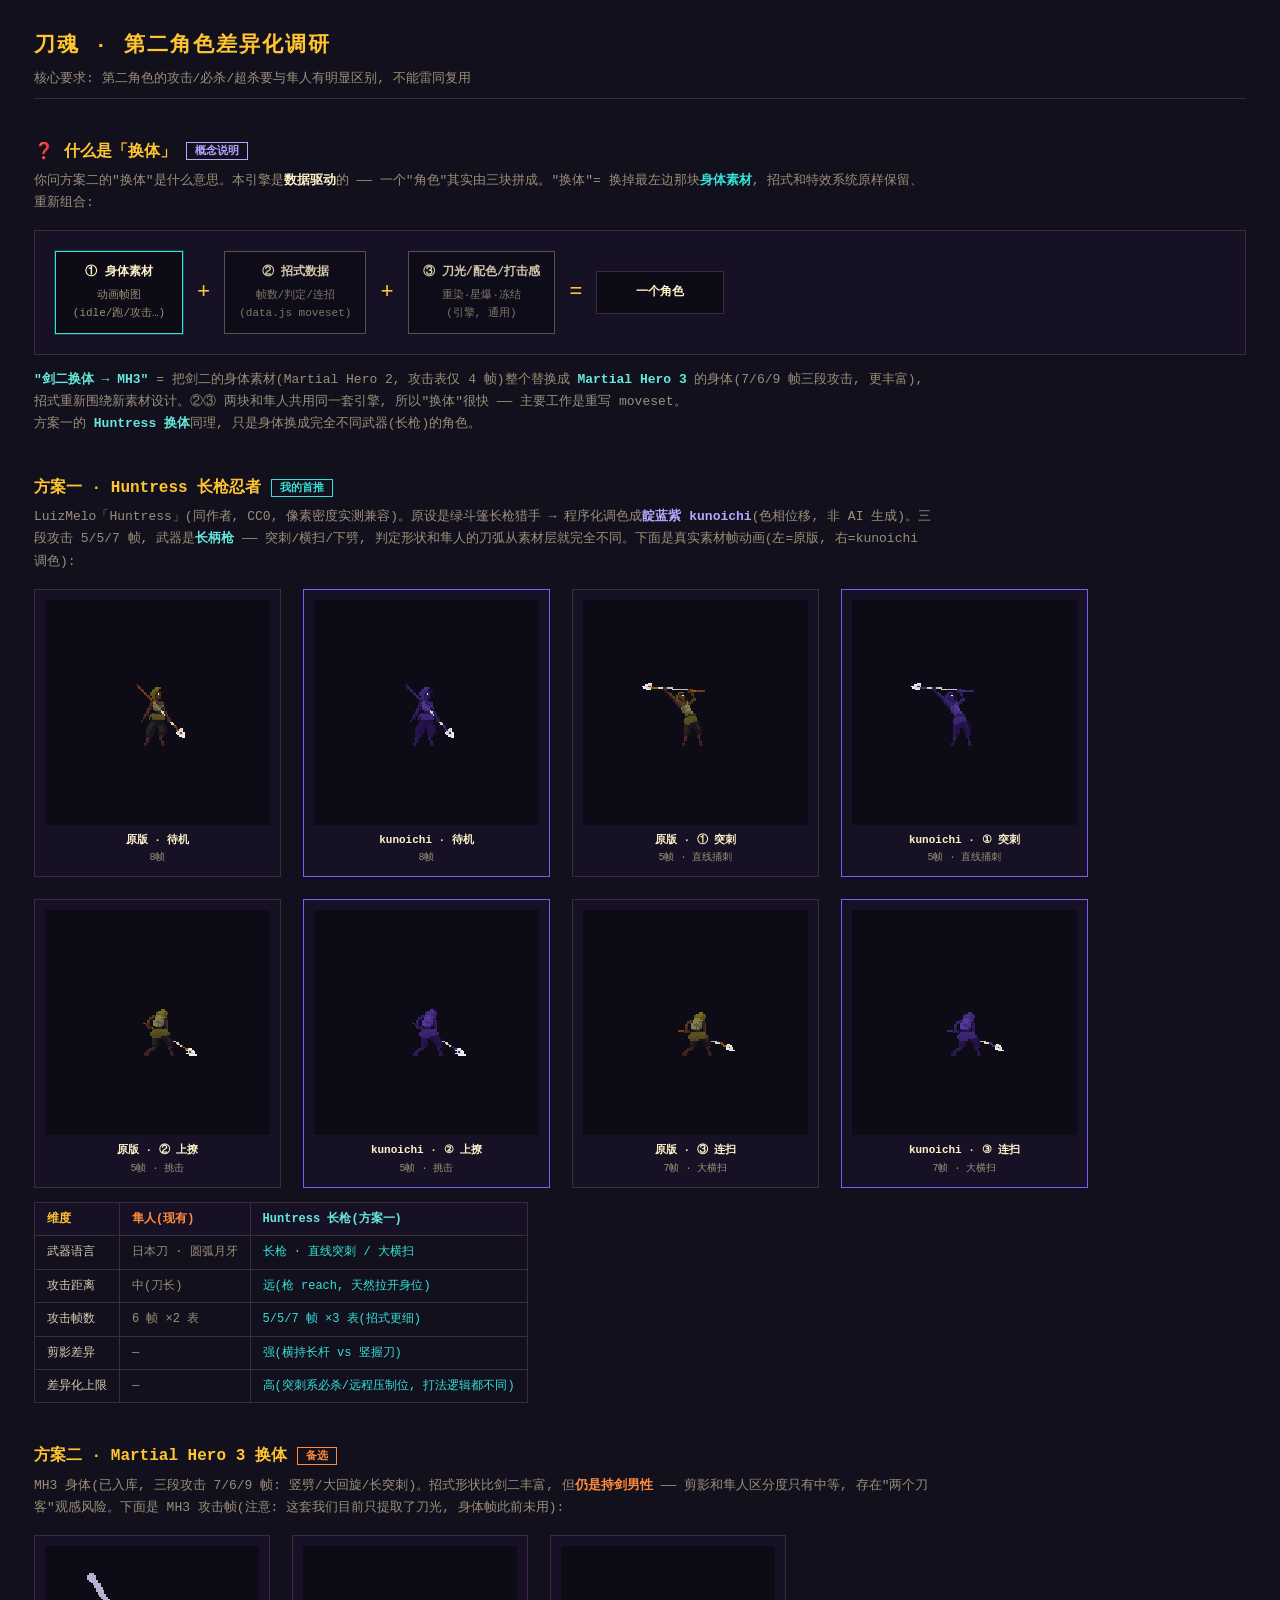
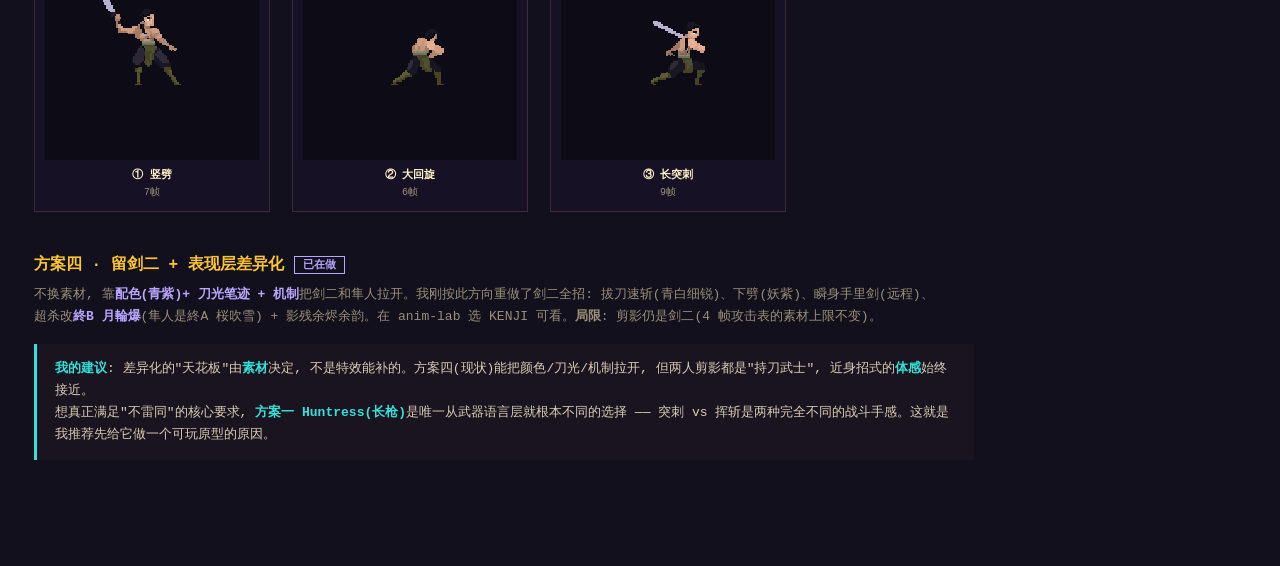
<file: char-lab.html>
<!DOCTYPE html>
<html lang="zh">
<head>
<meta charset="utf-8">
<title>刀魂 · 角色候选调研 — 第二角色差异化</title>
<style>
  * { margin: 0; padding: 0; box-sizing: border-box; }
  body { background: #12101d; color: #d8cdb4; font: 13px/1.7 "SF Mono", Menlo, monospace; padding: 28px 34px 90px; }
  h1 { font-size: 21px; color: #ffc531; letter-spacing: 2px; }
  .sub { color: #9a8f78; margin: 4px 0 8px; }
  h2 { font-size: 16px; color: #ffc531; margin: 40px 0 4px; }
  h2 .tag { font-size: 11px; padding: 2px 8px; border: 1px solid; margin-left: 10px; vertical-align: middle; }
  .rec { color: #35e0d8; border-color: #35e0d8; }
  .alt { color: #ff8a3d; border-color: #ff8a3d; }
  .keep { color: #b9a6ff; border-color: #7d5bff; }
  .lead { color: #9a8f78; margin-bottom: 16px; max-width: 900px; }
  hr { border: 0; border-top: 1px solid #3d2b3a; margin: 8px 0 0; }

  /* 换体 diagram */
  .swap { display: flex; align-items: center; gap: 14px; flex-wrap: wrap; background: #171126; border: 1px solid #3d2b3a; padding: 20px; margin: 14px 0; }
  .box { border: 1px solid #3d2b3a; padding: 10px 14px; text-align: center; min-width: 128px; background: #0d0b16; }
  .box .t { font-size: 12px; color: #fff2c8; font-weight: bold; }
  .box .d { font-size: 11px; color: #9a8f78; margin-top: 3px; }
  .box.swapbox { border-color: #35e0d8; box-shadow: 0 0 0 1px #35e0d833; }
  .box.keepbox { border-color: #6a6055; opacity: .8; }
  .op { font-size: 22px; color: #ffc531; }
  .arrow { font-size: 22px; color: #35e0d8; }

  .row { display: flex; gap: 22px; flex-wrap: wrap; margin-top: 12px; }
  .anim { background: #171126; border: 1px solid #3d2b3a; padding: 10px; text-align: center; }
  .anim.kuno { border-color: #7d5bff; }
  .anim canvas { background: #0d0b16; image-rendering: pixelated; display: block; }
  .anim .cap { font-size: 11px; color: #fff2c8; margin-top: 6px; font-weight: bold; }
  .anim .sub2 { font-size: 10px; color: #9a8f78; }

  table { border-collapse: collapse; margin: 14px 0; font-size: 12px; }
  th, td { border: 1px solid #3d2b3a; padding: 6px 12px; text-align: left; }
  th { color: #ffc531; background: #171126; }
  td.hi { color: #35e0d8; }
  td.lo { color: #9a8f78; }
  .k { color: #b9a6ff; } .m { color: #ff8a3d; } .h { color: #66e8dc; }
  ul { margin: 8px 0 8px 20px; } li { margin-bottom: 3px; }
  .verdict { background: #1a1420; border-left: 3px solid #35e0d8; padding: 14px 18px; margin: 16px 0; max-width: 940px; }
  .verdict b { color: #35e0d8; }
</style>
</head>
<body>
<h1>刀魂 · 第二角色差异化调研</h1>
<div class="sub">核心要求: 第二角色的攻击/必杀/超杀要与隼人有明显区别, 不能雷同复用</div>
<hr>

<!-- ============ 什么是「换体」 ============ -->
<h2>❓ 什么是「换体」<span class="tag keep">概念说明</span></h2>
<div class="lead">你问方案二的"换体"是什么意思。本引擎是<b style="color:#fff2c8">数据驱动</b>的 —— 一个"角色"其实由三块拼成。"换体"= 换掉最左边那块<b style="color:#35e0d8">身体素材</b>, 招式和特效系统原样保留、重新组合:</div>
<div class="swap">
  <div class="box swapbox"><div class="t">① 身体素材</div><div class="d">动画帧图<br>(idle/跑/攻击…)</div></div>
  <div class="op">+</div>
  <div class="box keepbox"><div class="t">② 招式数据</div><div class="d">帧数/判定/连招<br>(data.js moveset)</div></div>
  <div class="op">+</div>
  <div class="box keepbox"><div class="t">③ 刀光/配色/打击感</div><div class="d">重染·星爆·冻结<br>(引擎, 通用)</div></div>
  <div class="op">=</div>
  <div class="box"><div class="t">一个角色</div></div>
</div>
<div class="lead"><b class="h">"剑二换体 → MH3"</b> = 把剑二的身体素材(Martial Hero 2, 攻击表仅 4 帧)整个替换成 <b class="h">Martial Hero 3</b> 的身体(7/6/9 帧三段攻击, 更丰富), 招式重新围绕新素材设计。②③ 两块和隼人共用同一套引擎, 所以"换体"很快 —— 主要工作是重写 moveset。<br>方案一的 <b class="h">Huntress 换体</b>同理, 只是身体换成完全不同武器(长枪)的角色。</div>

<!-- ============ 方案一 Huntress ============ -->
<h2>方案一 · Huntress 长枪忍者<span class="tag rec">我的首推</span></h2>
<div class="lead">LuizMelo「Huntress」(同作者, CC0, 像素密度实测兼容)。原设是绿斗篷长枪猎手 → 程序化调色成<b class="k">靛蓝紫 kunoichi</b>(色相位移, 非 AI 生成)。三段攻击 5/5/7 帧, 武器是<b class="h">长柄枪</b> —— 突刺/横扫/下劈, 判定形状和隼人的刀弧从素材层就完全不同。下面是真实素材帧动画(左=原版, 右=kunoichi 调色):</div>
<div class="row" id="huntressRow"></div>

<table>
  <tr><th>维度</th><th class="m">隼人(现有)</th><th class="h">Huntress 长枪(方案一)</th></tr>
  <tr><td>武器语言</td><td class="lo">日本刀 · 圆弧月牙</td><td class="hi">长枪 · 直线突刺 / 大横扫</td></tr>
  <tr><td>攻击距离</td><td class="lo">中(刀长)</td><td class="hi">远(枪 reach, 天然拉开身位)</td></tr>
  <tr><td>攻击帧数</td><td class="lo">6 帧 ×2 表</td><td class="hi">5/5/7 帧 ×3 表(招式更细)</td></tr>
  <tr><td>剪影差异</td><td class="lo">—</td><td class="hi">强(横持长杆 vs 竖握刀)</td></tr>
  <tr><td>差异化上限</td><td class="lo">—</td><td class="hi">高(突刺系必杀/远程压制位, 打法逻辑都不同)</td></tr>
</table>

<!-- ============ 方案二 MH3 ============ -->
<h2>方案二 · Martial Hero 3 换体<span class="tag alt">备选</span></h2>
<div class="lead">MH3 身体(已入库, 三段攻击 7/6/9 帧: 竖劈/大回旋/长突刺)。招式形状比剑二丰富, 但<b class="m">仍是持剑男性</b> —— 剪影和隼人区分度只有中等, 存在"两个刀客"观感风险。下面是 MH3 攻击帧(注意: 这套我们目前只提取了刀光, 身体帧此前未用):</div>
<div class="row" id="mh3Row"></div>

<!-- ============ 方案四 留剑二 ============ -->
<h2>方案四 · 留剑二 + 表现层差异化<span class="tag keep">已在做</span></h2>
<div class="lead">不换素材, 靠<b class="k">配色(青紫)+ 刀光笔迹 + 机制</b>把剑二和隼人拉开。我刚按此方向重做了剑二全招: 拔刀速斩(青白细锐)、下劈(妖紫)、瞬身手里剑(远程)、超杀改<b class="k">終B 月輪爆</b>(隼人是終A 桜吹雪) + 影残余烬余韵。在 anim-lab 选 KENJI 可看。<b>局限</b>: 剪影仍是剑二(4 帧攻击表的素材上限不变)。</div>

<div class="verdict">
  <b>我的建议</b>: 差异化的"天花板"由<b>素材</b>决定, 不是特效能补的。方案四(现状)能把颜色/刀光/机制拉开, 但两人剪影都是"持刀武士", 近身招式的<b>体感</b>始终接近。<br>
  想真正满足"不雷同"的核心要求, <b class="h">方案一 Huntress(长枪)</b>是唯一从武器语言层就根本不同的选择 —— 突刺 vs 挥斩是两种完全不同的战斗手感。这就是我推荐先给它做一个可玩原型的原因。
</div>

<script src="js/data.js"></script>
<script>
function mkAnim(parent, path, fs, scale, cap, sub, kuno) {
  const box = document.createElement('div');
  box.className = 'anim' + (kuno ? ' kuno' : '');
  const cv = document.createElement('canvas');
  const disp = Math.round(fs * scale);
  cv.width = disp; cv.height = disp;
  box.appendChild(cv);
  box.insertAdjacentHTML('beforeend', `<div class="cap">${cap}</div><div class="sub2">${sub}</div>`);
  parent.appendChild(box);
  const img = new Image();
  img.onload = () => {
    const n = Math.max(1, Math.round(img.width / fs));
    const g = cv.getContext('2d'); g.imageSmoothingEnabled = false;
    let f = 0;
    setInterval(() => {
      g.fillStyle = '#0d0b16'; g.fillRect(0, 0, disp, disp);
      g.drawImage(img, f * fs, 0, fs, fs, 0, 0, disp, disp);
      f = (f + 1) % n;
    }, 140);
  };
  img.src = path;
}
const HR = document.getElementById('huntressRow');
const HB = 'assets/img/huntress/';
[['Idle','待机','8帧'],['Attack1','① 突刺','5帧 · 直线捅刺'],['Attack2','② 上撩','5帧 · 挑击'],['Attack3','③ 连扫','7帧 · 大横扫']].forEach(([f,c,s]) => {
  mkAnim(HR, HB + f + '.png', 150, 1.5, '原版 · ' + c, s, false);
  mkAnim(HR, HB + f + '_kunoichi.png', 150, 1.5, 'kunoichi · ' + c, s, true);
});
const MR = document.getElementById('mh3Row');
[['Attack1','① 竖劈','7帧'],['Attack2','② 大回旋','6帧'],['Attack3','③ 长突刺','9帧']].forEach(([f,c,s]) => {
  mkAnim(MR, 'assets/img/mh3/' + f + '.png', 126, 1.7, c, s, false);
});
</script>
</body>
</html>
</file>
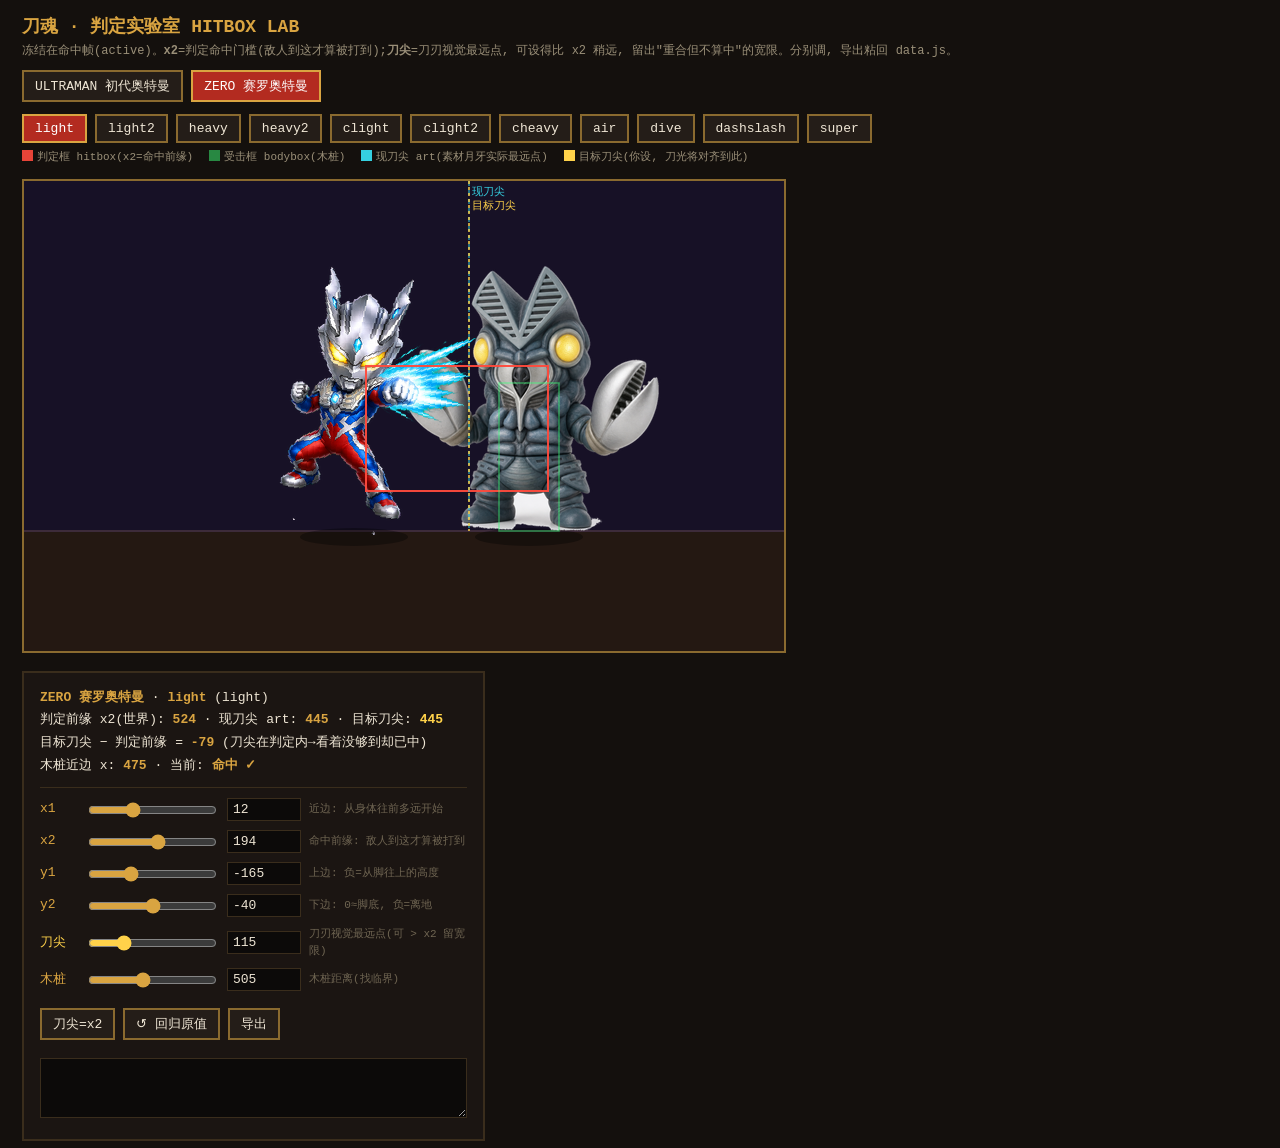
<file: hitbox-lab.html>
<!DOCTYPE html>
<html lang="zh">
<head>
<meta charset="utf-8">
<title>刀魂 · 判定实验室 HITBOX LAB</title>
<style>
  body { margin:0; background:#14100d; color:#efe6d5; font:14px/1.55 "PingFang SC", monospace; }
  header { padding:14px 22px 4px; }
  h1 { margin:0; font-size:18px; color:#d9a441; }
  .sub { color:#9a8f78; font-size:12px; max-width:940px; }
  .row { display:flex; gap:8px; flex-wrap:wrap; padding:6px 22px; align-items:center; }
  button, select { background:#241d18; color:#efe6d5; border:2px solid #8a6a2f; padding:5px 11px; font:13px monospace; cursor:pointer; }
  button.on { background:#b32b20; border-color:#d9a441; color:#fff; }
  button:hover { border-color:#d9a441; }
  #wrap { display:flex; gap:18px; padding:8px 22px; align-items:flex-start; flex-wrap:wrap; }
  canvas { background:#0c0a09; border:2px solid #8a6a2f; image-rendering:pixelated; }
  #panel { min-width:360px; background:#1b1512; border:2px solid #3a2d1c; padding:14px 16px; font-size:13px; }
  #panel b { color:#d9a441; }
  #readout { line-height:1.75; border-bottom:1px solid #3a2d1c; padding-bottom:9px; margin-bottom:10px; }
  #readout .hit { color:#4be08a; } #readout .miss { color:#ff5a4a; } #readout .gap { color:#d9a441; } #readout .grace { color:#ffd24a; }
  .sl { display:flex; align-items:center; gap:8px; margin:8px 0; }
  .sl label { width:38px; color:#d9a441; font-size:13px; }
  .sl.tip label { color:#ffd24a; }
  .sl .hint { width:158px; color:#6f6552; font-size:11px; }
  .sl input[type=range] { flex:1; accent-color:#d9a441; height:20px; }
  .sl.tip input[type=range] { accent-color:#ffd24a; }
  .sl input[type=number] { width:62px; background:#0c0a09; color:#efe6d5; border:1px solid #3a2d1c; font:13px monospace; padding:3px 5px; }
  #exp { margin-top:10px; width:100%; background:#0c0a09; color:#8fd0a8; border:1px solid #3a2d1c; font:12px monospace; padding:8px; box-sizing:border-box; }
  .legend { display:flex; gap:16px; font-size:11px; color:#9a8f78; padding:0 22px 4px; flex-wrap:wrap; }
  .legend i { display:inline-block; width:11px; height:11px; vertical-align:-1px; margin-right:4px; }
</style>
</head>
<body>
<header>
  <h1>刀魂 · 判定实验室 HITBOX LAB</h1>
  <div class="sub">冻结在命中帧(active)。<b>x2</b>=判定命中门槛(敌人到这才算被打到);<b>刀尖</b>=刀刃视觉最远点, 可设得比 x2 稍远, 留出"重合但不算中"的宽限。分别调, 导出粘回 data.js。</div>
</header>
<div class="row" id="charRow"></div>
<div class="row" id="moveRow"></div>
<div class="legend">
  <span><i style="background:rgba(255,74,61,.9)"></i>判定框 hitbox(x2=命中前缘)</span>
  <span><i style="background:rgba(60,255,120,.5)"></i>受击框 bodybox(木桩)</span>
  <span><i style="background:#35d0e0"></i>现刀尖 art(素材月牙实际最远点)</span>
  <span><i style="background:#ffd24a"></i>目标刀尖(你设, 刀光将对齐到此)</span>
</div>
<div id="wrap">
  <canvas id="cv" width="760" height="470"></canvas>
  <div id="panel">载入中…</div>
</div>

<script src="js/audio.js"></script>
<script src="js/input.js"></script>
<script src="js/data.js"></script>
<script src="js/sprites.js"></script>
<script src="js/fighter.js"></script>
<script>
'use strict';
/* 判定实验室: 真引擎冻结在 active 帧, 不做命中解算(hitbox 持续可见)。
   box = 命中判定(改 DATA 活引用即时生效); tip = 目标刀尖(独立于 x2, 记在 tipMap, 供之后引擎让刀光对齐)。
   控件只建一次(拖拽顺滑), 重绘只更画布+读数。特效粒子不渲染(避免噪点)。 */
const cv = document.getElementById('cv'), ctx = cv.getContext('2d');
ctx.imageSmoothingEnabled = false;
const off = document.createElement('canvas'); off.width = 760; off.height = 470;
const octx = off.getContext('2d'); octx.imageSmoothingEnabled = false;
const GY = 470, AX = 330, GND = GY - 120;
const CHARS = ['mack', 'kenji'];
const _q = new URLSearchParams(location.search);
let charId = _q.get('char') || 'kenji';
let moveKey = _q.get('move') || 'light';
let dummyX = 505, bladeTipX = null, tip = null;
let A = null, B = null;
const ORIG = {}, tipMap = {}; // ORIG=box 原值(回归用); tipMap=每招目标刀尖(相对角色前伸 px)

function movesWithBox(cid) {
  const mv = DATA[cid].moves;
  return Object.keys(mv).filter(k => mv[k] && (mv[k].box || mv[k].dash || mv[k].dive)); // 含空中/dive/冲刺招
}
function snapshotOrig() {
  for (const cid of CHARS) {
    ORIG[cid] = {};
    for (const k of movesWithBox(cid)) {
      const m = DATA[cid].moves[k];
      ORIG[cid][k] = { box: m.box ? Object.assign({}, m.box) : null, dashVx: m.dash ? m.dash.vx : null, slamRange: (m.slamRange != null ? m.slamRange : null) };
    }
  }
}
const W = {
  tick: 0, hitstopT: 0, projectiles: [], stats: { maxCombo: 0 }, slowmoT: 0, slowmo: 1, slowAcc: 0,
  training: { dummy: 'stand' }, mode: 'lab',
  hitstop() {}, shake() {}, spawnProjectile() {}, hasProjectile() { return false; }, superFlash() {},
};
function epad() { return (typeof emptyPad === 'function') ? emptyPad() : {}; }

function arm() {
  const other = charId === 'kenji' ? 'mack' : 'kenji';
  A = new Fighter(charId, AX, 1, W);
  B = new Fighter(other, dummyX, -1, W);
  A.meter = 100; W.tick = 0; W.projectiles = []; Effects.reset();
  const def = DATA[charId].moves[moveKey];
  // 直接强制摆到命中帧(绕过连招/超杀/蹲姿触发, 让每一招都能显示刀光)
  A.state = 'attack'; A.facing = 1; A.grounded = true;
  const midT = def.dive ? 1 : def.startup + Math.max(0, Math.floor((def.active || 2) / 2)); // dive 摆到落地砸(slam)判定
  A.move = { def, t: midT, chained: false, hasHit: false, contact: false, contactT: 0, want: null, spawned: false, sfxDone: false, landed: !!def.dive, landedT: 0 };
  A.setAnim(def.anim, true);
  A.updateAnim(); // 据 move.t 摆到命中帧(月牙帧)
  if (def.dive && def.smear && def.smear.phases && def.smear.phases[0]) A.anim.frame = def.smear.phases[0].f; // dive 摆到有月牙的帧
  Effects.reset();
  if (def.smear && def.smear.standalone) Effects.smearFx(A, def.smear, def.anim); // 独立刀光(蹲攻等): spawn 到 Effects 层才画得出
  else if (def.dive && def.smear) Effects.smearFx(A, def.smear, def.anim); // dive 月牙真机在落地 slam 时才 spawn(arm 里 landed=true 跳过了那条路径), 这里补 spawn 让 lab 能看到刀光并标注
  bladeTipX = scanBladeTip();
  const tkey = charId + '.' + moveKey;
  const artTipRel = bladeTipX != null ? Math.round(bladeTipX - A.x) : (def.box ? def.box.x2 : 120);
  tip = (tipMap[tkey] != null) ? tipMap[tkey] : artTipRel;   // 默认 = 当前美术刀尖
  tipMap[tkey] = tip;
  buildControls();
  redrawCanvas();
}

function scanBladeTip() {
  if (!A || !A.move || !A.move.def.box) return null;
  const def = A.move.def, oy = GND - A.y;
  octx.clearRect(0, 0, off.width, off.height);
  octx.save(); octx.translate(0, oy); A.draw(octx); Effects.drawSmears(octx); octx.restore();
  const y1 = Math.max(0, Math.round(A.y + oy + def.box.y1)), y2 = Math.min(off.height, Math.round(A.y + oy + def.box.y2));
  if (y2 <= y1) return null;
  const img = octx.getImageData(0, y1, off.width, y2 - y1), d = img.data, w = off.width;
  for (let x = w - 1; x >= Math.round(A.x); x--)
    for (let yy = 0; yy < (y2 - y1); yy++)
      if (d[(yy * w + x) * 4 + 3] > 45) return x;
  return null;
}

function redrawCanvas() {
  if (!A) return;
  ctx.clearRect(0, 0, 760, 470);
  ctx.fillStyle = '#171126'; ctx.fillRect(0, 0, 760, GND);
  ctx.fillStyle = '#241812'; ctx.fillRect(0, GND, 760, GY - GND);
  ctx.fillStyle = '#3d2b3a'; ctx.fillRect(0, GND - 1, 760, 2);
  const oy = GND - A.y;
  ctx.save(); ctx.translate(0, oy);
  B.x = dummyX; B.draw(ctx);
  A.draw(ctx);
  Effects.drawSmears(ctx); // 独立刀光(蹲攻等)在此显示
  const ab = A.activeBox();
  if (ab) { ctx.strokeStyle = 'rgba(255,74,61,.95)'; ctx.lineWidth = 2; ctx.strokeRect(ab.x1, ab.y1, ab.x2 - ab.x1, ab.y2 - ab.y1); }
  const bb = B.bodyBox();
  ctx.strokeStyle = 'rgba(60,255,120,.5)'; ctx.lineWidth = 1.5; ctx.strokeRect(bb.x1, bb.y1, bb.x2 - bb.x1, bb.y2 - bb.y1);
  ctx.restore();
  // 现刀尖 art (青)
  if (bladeTipX != null) {
    ctx.strokeStyle = '#35d0e0'; ctx.lineWidth = 1; ctx.setLineDash([5, 4]);
    ctx.beginPath(); ctx.moveTo(bladeTipX, 0); ctx.lineTo(bladeTipX, GND); ctx.stroke(); ctx.setLineDash([]);
    ctx.fillStyle = '#35d0e0'; ctx.font = '11px monospace'; ctx.textAlign = 'left'; ctx.fillText('现刀尖', bladeTipX + 3, 14);
  }
  // 目标刀尖 (金) — 你设定的刀光最远点
  const tgtX = A.x + tip;
  ctx.strokeStyle = '#ffd24a'; ctx.lineWidth = 1.5; ctx.setLineDash([3, 3]);
  ctx.beginPath(); ctx.moveTo(tgtX, 0); ctx.lineTo(tgtX, GND); ctx.stroke(); ctx.setLineDash([]);
  ctx.fillStyle = '#ffd24a'; ctx.font = '11px monospace'; ctx.textAlign = 'left'; ctx.fillText('目标刀尖', tgtX + 3, 28);
  // 冲刺范围(必杀/大招): 起点→终点条 + 终点标记
  const mdef = A.move.def;
  if (mdef.dash) {
    const dEnd = A.x + mdef.dash.vx * (mdef.dash.to - mdef.dash.from);
    ctx.fillStyle = 'rgba(226,58,82,.15)'; ctx.fillRect(A.x, GND - 32, dEnd - A.x, 12);
    ctx.strokeStyle = '#e23a52'; ctx.lineWidth = 1.5; ctx.setLineDash([2, 3]);
    ctx.beginPath(); ctx.moveTo(dEnd, 0); ctx.lineTo(dEnd, GND); ctx.stroke(); ctx.setLineDash([]);
    ctx.fillStyle = '#e23a52'; ctx.font = '11px monospace'; ctx.textAlign = 'left'; ctx.fillText('冲到此', dEnd + 3, 44);
  }
  updateReadout(ab, bb);
}

function updateReadout(ab, bb) {
  const hitFront = ab ? ab.x2 : null, dumNear = bb.x1;
  const connect = ab ? (ab.x1 < bb.x2 && ab.x2 > bb.x1 && ab.y1 < bb.y2 && ab.y2 > bb.y1) : false;
  const tgtWorld = A.x + tip, artWorld = bladeTipX;
  const grace = hitFront != null ? Math.round(tgtWorld - hitFront) : null; // 目标刀尖 - 命中前缘 = 重合宽限
  const r = document.getElementById('readout'); if (!r) return;
  const def = A.move && A.move.def;
  r.innerHTML =
    `<b>${DATA[charId].name} ${DATA[charId].cn}</b> · <b>${moveKey}</b> (${def ? def.name || def.kind : '-'})<br>` +
    `判定前缘 x2(世界): <b>${hitFront != null ? Math.round(hitFront) : '-'}</b> · 现刀尖 art: <b>${artWorld != null ? Math.round(artWorld) : '未扫到'}</b> · 目标刀尖: <b style="color:#ffd24a">${Math.round(tgtWorld)}</b><br>` +
    `目标刀尖 − 判定前缘 = <span class="grace"><b>${grace != null ? (grace > 0 ? '+' + grace : grace) : '-'}</b></span> ${grace != null ? (grace > 0 ? '(刀尖伸出判定外的宽限: 重合但不算中)' : grace < 0 ? '(刀尖在判定内→看着没够到却已中)' : '(刀尖=命中门槛)') : ''}<br>` +
    `木桩近边 x: <b>${Math.round(dumNear)}</b> · 当前: <span class="${connect ? 'hit' : 'miss'}"><b>${connect ? '命中 ✓' : '落空 ✗'}</b></span>`;
}

const COORDS = [
  { k: 'x1', min: -60, max: 160, hint: '近边: 从身体往前多远开始' },
  { k: 'x2', min: 40, max: 320, hint: '命中前缘: 敌人到这才算被打到' },
  { k: 'y1', min: -240, max: 0, hint: '上边: 负=从脚往上的高度' },
  { k: 'y2', min: -120, max: 40, hint: '下边: 0≈脚底, 负=离地' },
];
function buildControls() {
  const def = A.move.def, b = def.box;
  const dashW = def.dash ? (def.dash.to - def.dash.from) : 0;
  let h = `<div id="readout"></div>`;
  if (b) for (const c of COORDS)
    h += `<div class="sl"><label>${c.k}</label><input type="range" id="r_${c.k}" min="${c.min}" max="${c.max}" step="1" value="${b[c.k]}"><input type="number" id="n_${c.k}" step="1" value="${b[c.k]}"><span class="hint">${c.hint}</span></div>`;
  if (b) h += `<div class="sl tip"><label>刀尖</label><input type="range" id="r_tip" min="40" max="340" step="1" value="${tip}"><input type="number" id="n_tip" step="1" value="${tip}"><span class="hint">刀刃视觉最远点(可 &gt; x2 留宽限)</span></div>`;
  if (def.dash) { const dist = Math.round(def.dash.vx * dashW); h += `<div class="sl"><label>冲刺</label><input type="range" id="r_dash" min="40" max="360" step="2" value="${dist}"><input type="number" id="n_dash" step="2" value="${dist}"><span class="hint">冲刺总距离 px(前冲多远)</span></div>`; }
  h += `<div class="sl"><label>木桩</label><input type="range" id="r_dum" min="380" max="680" step="1" value="${dummyX}"><input type="number" id="n_dum" step="1" value="${dummyX}"><span class="hint">木桩距离(找临界)</span></div>`;
  h += `<div class="row" style="padding:8px 0">${b ? '<button id="tipToX2">刀尖=x2</button>' : ''}<button id="resetBtn">↺ 回归原值</button><button id="expBtn">导出</button></div>`;
  h += `<textarea id="exp" readonly rows="3"></textarea>`;
  document.getElementById('panel').innerHTML = h;

  const set = (k, v) => {
    if (k === 'dum') dummyX = v;
    else if (k === 'tip') { tip = v; tipMap[charId + '.' + moveKey] = v; }
    else if (k === 'dash') def.dash.vx = dashW ? +(v / dashW).toFixed(2) : def.dash.vx;
    else def.box[k] = v;
    const r = document.getElementById('r_' + k), n = document.getElementById('n_' + k);
    if (r) r.value = v; if (n) n.value = v;
    redrawCanvas();
  };
  const ids = [{ k: 'dum' }];
  if (b) ids.push(...COORDS, { k: 'tip' });
  if (def.dash) ids.push({ k: 'dash' });
  for (const c of ids) {
    const r = document.getElementById('r_' + c.k), n = document.getElementById('n_' + c.k);
    if (r) r.oninput = () => set(c.k, parseInt(r.value, 10));
    if (n) n.oninput = () => set(c.k, parseInt(n.value, 10) || 0);
  }
  if (b) document.getElementById('tipToX2').onclick = () => set('tip', def.box.x2);
  document.getElementById('resetBtn').onclick = () => {
    const o = ORIG[charId][moveKey];
    if (b && o.box) { Object.assign(def.box, o.box); for (const c of COORDS) set(c.k, def.box[c.k]); set('tip', bladeTipX != null ? Math.round(bladeTipX - A.x) : def.box.x2); }
    if (def.dash && o.dashVx != null) { def.dash.vx = o.dashVx; set('dash', Math.round(o.dashVx * dashW)); }
  };
  document.getElementById('expBtn').onclick = () => {
    let out = `${charId}.${moveKey}`;
    if (b) out += `  box: { x1: ${def.box.x1}, x2: ${def.box.x2}, y1: ${def.box.y1}, y2: ${def.box.y2} } · 刀尖 ${tip}`;
    if (def.dash) out += `  dash.vx: ${def.dash.vx} (总距离 ${Math.round(def.dash.vx * dashW)}px)`;
    document.getElementById('exp').value = out;
  };
}

function mkBtn(row, label, on, cb) {
  const bt = document.createElement('button'); bt.textContent = label; if (on) bt.classList.add('on');
  bt.onclick = () => { document.querySelectorAll('#' + row + ' button').forEach(x => x.classList.remove('on')); bt.classList.add('on'); cb(); };
  document.getElementById(row).appendChild(bt);
}
function buildMoveRow() {
  document.getElementById('moveRow').innerHTML = '';
  movesWithBox(charId).forEach(k => mkBtn('moveRow', k, k === moveKey, () => { moveKey = k; arm(); }));
}
for (const cid of CHARS) mkBtn('charRow', `${DATA[cid].name} ${DATA[cid].cn}`, cid === charId, () => { charId = cid; moveKey = movesWithBox(charId)[0]; buildMoveRow(); arm(); });

Assets.load().then(() => { snapshotOrig(); buildMoveRow(); arm(); });
</script>
</body>
</html>
</file>
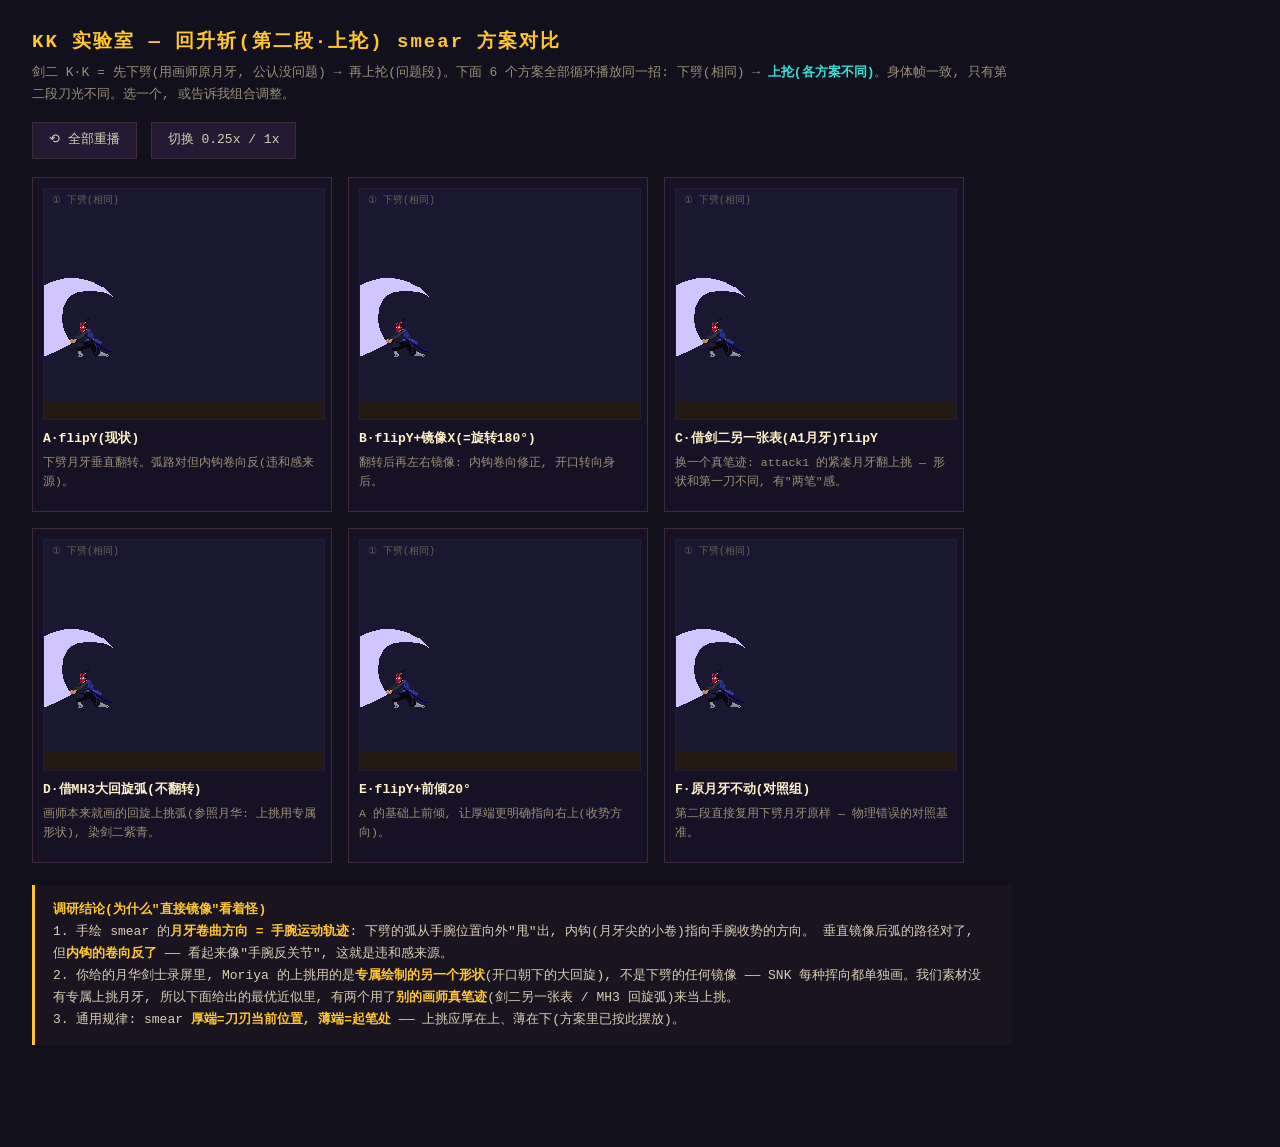
<file: kk-lab.html>
<!DOCTYPE html>
<html lang="zh">
<head>
<meta charset="utf-8">
<title>刀魂 · KK实验室 — 剑二回升斩 smear 方案对比</title>
<style>
  * { margin: 0; padding: 0; box-sizing: border-box; }
  body { background: #12101d; color: #d8cdb4; font: 13px/1.7 "SF Mono", Menlo, monospace; padding: 26px 32px 80px; }
  h1 { font-size: 19px; color: #ffc531; letter-spacing: 2px; }
  .sub { color: #9a8f78; margin: 4px 0 16px; max-width: 980px; }
  .row { display: flex; gap: 16px; flex-wrap: wrap; }
  .cell { background: #171126; border: 1px solid #3d2b3a; padding: 10px; width: 300px; }
  .cell.pick { border-color: #35e0d8; }
  canvas { background: #1a1730; display: block; image-rendering: pixelated; border: 1px solid #241a33; }
  .cap { color: #fff2c8; font-weight: bold; margin-top: 8px; font-size: 13px; }
  .note { color: #9a8f78; font-size: 11.5px; margin-top: 3px; min-height: 48px; }
  .research { background: #1a1420; border-left: 3px solid #ffc531; padding: 14px 18px; margin: 22px 0; max-width: 980px; }
  .research b { color: #ffc531; }
  .hl { color: #35e0d8; }
  button { background: #241a33; color: #d8cdb4; border: 1px solid #3d2b3a; padding: 6px 16px; font: inherit; cursor: pointer; margin: 0 6px 18px 0; }
  button:hover { border-color: #ffc531; color: #ffc531; }
</style>
</head>
<body>
<h1>KK 实验室 — 回升斩(第二段·上抡) smear 方案对比</h1>
<div class="sub">
  剑二 K·K = 先下劈(用画师原月牙, 公认没问题) → 再上抡(问题段)。下面 6 个方案全部循环播放同一招:
  下劈(相同) → <b class="hl">上抡(各方案不同)</b>。身体帧一致, 只有第二段刀光不同。选一个, 或告诉我组合调整。
</div>
<button onclick="restart()">⟲ 全部重播</button>
<button onclick="slow=!slow;restart()">切换 0.25x / 1x</button>
<div class="row" id="grid"></div>

<div class="research">
  <b>调研结论(为什么"直接镜像"看着怪)</b><br>
  1. 手绘 smear 的<b class="hl">月牙卷曲方向 = 手腕运动轨迹</b>: 下劈的弧从手腕位置向外"甩"出, 内钩(月牙尖的小卷)指向手腕收势的方向。
  垂直镜像后弧的路径对了, 但<b class="hl">内钩的卷向反了</b> —— 看起来像"手腕反关节", 这就是违和感来源。<br>
  2. 你给的月华剑士录屏里, Moriya 的上挑用的是<b class="hl">专属绘制的另一个形状</b>(开口朝下的大回旋), 不是下劈的任何镜像 ——
  SNK 每种挥向都单独画。我们素材没有专属上挑月牙, 所以下面给出的最优近似里, 有两个用了<b class="hl">别的画师真笔迹</b>(剑二另一张表 / MH3 回旋弧)来当上挑。<br>
  3. 通用规律: smear <b class="hl">厚端=刀刃当前位置, 薄端=起笔处</b> —— 上挑应厚在上、薄在下(方案里已按此摆放)。
</div>

<script src="js/data.js"></script>
<script>
/* 极简可视化: 只为对比第二段刀光的形状语言, 用真素材帧+真月牙位图。
   时间轴: 下劈(i=f1+原月牙 10t) → 间隙4t → 上抡(身体f3 + 各方案月牙 10t) → 停12t */
const VARIANTS = [
  { key: 'A', cap: 'A·flipY(现状)', note: '下劈月牙垂直翻转。弧路对但内钩卷向反(违和感来源)。', tf: 'flipY', src: 'a2' },
  { key: 'B', cap: 'B·flipY+镜像X(=旋转180°)', note: '翻转后再左右镜像: 内钩卷向修正, 开口转向身后。', tf: 'rot180', src: 'a2' },
  { key: 'C', cap: 'C·借剑二另一张表(A1月牙)flipY', note: '换一个真笔迹: attack1 的紧凑月牙翻上挑 — 形状和第一刀不同, 有"两笔"感。', tf: 'flipY', src: 'a1' },
  { key: 'D', cap: 'D·借MH3大回旋弧(不翻转)', note: '画师本来就画的回旋上挑弧(参照月华: 上挑用专属形状), 染剑二紫青。', tf: 'none', src: 'mh3' },
  { key: 'E', cap: 'E·flipY+前倾20°', note: 'A 的基础上前倾, 让厚端更明确指向右上(收势方向)。', tf: 'flipYrot', src: 'a2' },
  { key: 'F', cap: 'F·原月牙不动(对照组)', note: '第二段直接复用下劈月牙原样 — 物理错误的对照基准。', tf: 'none', src: 'a2' },
];
const grid = document.getElementById('grid');
let slow = true, timers = [];

const IMGS = {};
function load(name, src) { return new Promise(res => { const i = new Image(); i.onload = () => { IMGS[name] = i; res(); }; i.src = src; }); }

/* 提取近纯白月牙 -> 独立画布(含闭运算简化: 直接全白块, 判断阈值同引擎) */
function crescent(img, fx, fs) {
  const c = document.createElement('canvas'); c.width = fs; c.height = fs;
  const g = c.getContext('2d');
  g.drawImage(img, fx * fs, 0, fs, fs, 0, 0, fs, fs);
  const d = g.getImageData(0, 0, fs, fs), p = d.data;
  for (let i = 0; i < p.length; i += 4) {
    if (!(p[i] >= 240 && p[i+1] >= 240 && p[i+2] >= 235 && p[i+3] >= 200)) p[i+3] = 0;
  }
  g.putImageData(d, 0, 0);
  // 简易闭运算 x3 补身体咬痕
  for (let k = 0; k < 3; k++) dilate(g, fs);
  for (let k = 0; k < 3; k++) erode(g, fs);
  return c;
}
function dilate(g, S) {
  const d = g.getImageData(0,0,S,S), p = d.data, q = p.slice();
  for (let y=1;y<S-1;y++) for (let x=1;x<S-1;x++) {
    const i=(y*S+x)*4+3;
    if (!q[i] && (q[i-4]||q[i+4]||q[i-S*4]||q[i+S*4])) { p[i]=255;p[i-3]=255;p[i-2]=255;p[i-1]=255; }
  }
  g.putImageData(d,0,0);
}
function erode(g, S) {
  const d = g.getImageData(0,0,S,S), p = d.data, q = p.slice();
  for (let y=1;y<S-1;y++) for (let x=1;x<S-1;x++) {
    const i=(y*S+x)*4+3;
    if (q[i] && !(q[i-4]&&q[i+4]&&q[i-S*4]&&q[i+S*4])) p[i]=0;
  }
  g.putImageData(d,0,0);
}
function tint(cv, color) {
  const c = document.createElement('canvas'); c.width = cv.width; c.height = cv.height;
  const g = c.getContext('2d');
  g.drawImage(cv, 0, 0);
  g.globalCompositeOperation = 'source-in';
  g.fillStyle = color; g.fillRect(0, 0, c.width, c.height);
  return c;
}

Promise.all([
  load('a1', 'assets/img/kenji/Attack1.png'),
  load('a2', 'assets/img/kenji/Attack2.png'),
  load('mh3', 'assets/img/mh3/Attack2.png'),
]).then(() => {
  const cresA2 = crescent(IMGS.a2, 1, 200);
  const cresA1 = crescent(IMGS.a1, 1, 200);
  const cresM3 = crescent(IMGS.mh3, 3, 126);
  const SRC = {
    a2: { cv: tint(cresA2, '#8f6fff'), core: tint(cresA2, '#c8fff5'), fs: 200 },
    a1: { cv: tint(cresA1, '#8f6fff'), core: tint(cresA1, '#c8fff5'), fs: 200 },
    mh3: { cv: tint(cresM3, '#8f6fff'), core: tint(cresM3, '#c8fff5'), fs: 126 },
  };
  const down = { cv: tint(cresA2, '#7d5bff'), core: tint(cresA2, '#efe8ff') };

  for (const v of VARIANTS) {
    const cell = document.createElement('div');
    cell.className = 'cell';
    cell.innerHTML = `<canvas width="280" height="230"></canvas><div class="cap">${v.cap}</div><div class="note">${v.note}</div>`;
    grid.appendChild(cell);
    runCell(cell.querySelector('canvas'), v, SRC[v.src], down);
  }
});

function runCell(cv, v, src, down) {
  const g = cv.getContext('2d');
  g.imageSmoothingEnabled = false;
  let t = 0;
  const SCALE = 1.35, BX = 60, BY = 210; // 角色脚底
  function drawBody(frame) {
    // kenji attack2 帧: 200px, 锚(100,126)
    g.drawImage(IMGS.a2, frame * 200, 0, 200, 200, BX - 100 * SCALE * 0.7, BY - 172 * SCALE * 0.7, 200 * SCALE * 0.7, 200 * SCALE * 0.7);
  }
  function drawCres(img, opts = {}) {
    const fs = opts.fs || 200;
    const w = fs * SCALE * 0.7, h = w;
    let x = BX - 100 * SCALE * 0.7 + (opts.dx || 0), y = BY - 172 * SCALE * 0.7 + (opts.dy || 0);
    if (fs !== 200) { x = BX - w / 2 + (opts.dx || 0); y = BY - h + (opts.dy || 0); }
    g.save();
    const cx = x + w / 2, cy = y + h / 2;
    if (opts.tf === 'flipY') { g.translate(0, cy); g.scale(1, -1); g.translate(0, -cy); }
    if (opts.tf === 'rot180') { g.translate(cx, cy); g.rotate(Math.PI); g.translate(-cx, -cy); }
    if (opts.tf === 'flipYrot') {
      g.translate(0, cy); g.scale(1, -1); g.translate(0, -cy);
      g.translate(cx, cy); g.rotate(-0.35); g.translate(-cx, -cy);
    }
    g.globalAlpha = opts.alpha !== undefined ? opts.alpha : 1;
    g.drawImage(img, x, y, w, h);
    g.restore();
    g.globalAlpha = 1;
  }
  function frame() {
    g.fillStyle = '#1a1730'; g.fillRect(0, 0, 280, 230);
    g.fillStyle = '#241812'; g.fillRect(0, 212, 280, 18);
    const T = t % 40;
    if (T < 10) {          // 第一段: 下劈(公认OK的原月牙)
      drawBody(1);
      if (T < 7) { drawCres(down.cv); drawCres(down.core, { alpha: 0.9 }); }
      else drawCres(down.cv, { alpha: 0.35 });
    } else if (T < 14) {   // 间隙(前突)
      drawBody(0);
    } else if (T < 26) {   // 第二段: 上抡 — 各方案
      drawBody(3);
      const o = { tf: v.tf, fs: src.fs, dy: v.tf === 'none' && v.src === 'mh3' ? -10 : -14 };
      if (T < 22) { drawCres(src.cv, o); drawCres(src.core, { ...o, alpha: 0.85 }); }
      else drawCres(src.cv, { ...o, alpha: 0.35 });
    } else {               // 收势停
      drawBody(3);
    }
    g.fillStyle = '#6a6055'; g.font = '10px monospace';
    g.fillText(T < 10 ? '① 下劈(相同)' : T < 14 ? '·' : T < 26 ? '② 上抡(本方案)' : '收势', 8, 14);
    t++;
  }
  const iv = setInterval(frame, slow ? 132 : 33);
  timers.push({ iv, cv, v, src, down, restartFn: () => { t = 0; } });
  cv._restart = () => { t = 0; };
}
function restart() {
  for (const tm of timers) { clearInterval(tm.iv); }
  timers = [];
  document.getElementById('grid').innerHTML = '';
  const SRCRELOAD = null;
  location.reload();
}
</script>
</body>
</html>
</file>
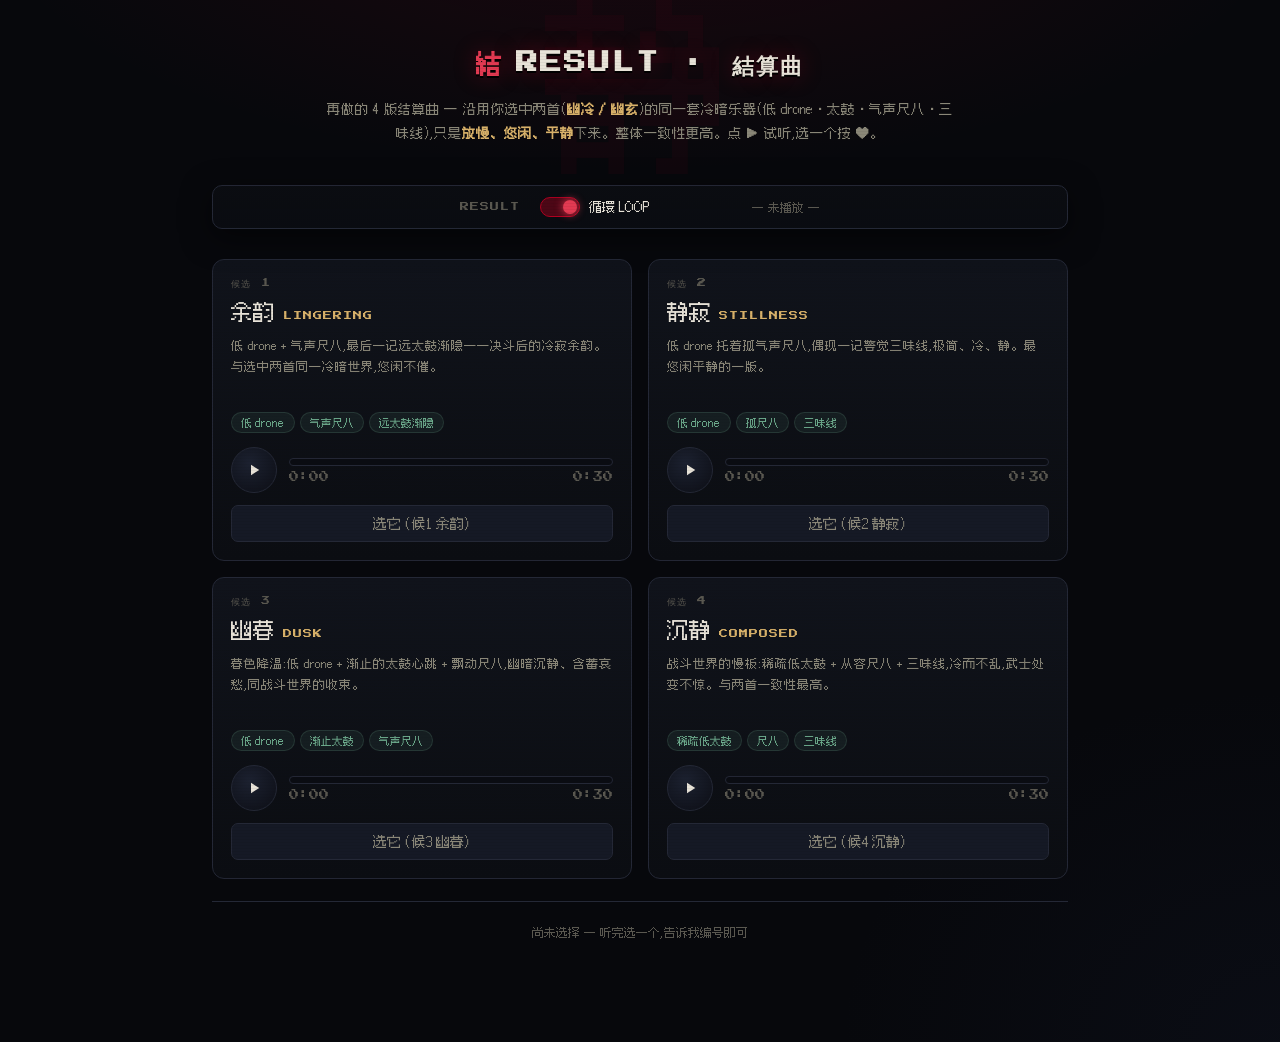
<file: result-lab.html>
<!DOCTYPE html>
<html lang="zh">
<head>
<meta charset="utf-8">
<title>刀魂 SOUL BLADE · 結算曲 RESULT</title>
<meta name="viewport" content="width=device-width, initial-scale=1">
<style>
@font-face { font-family:'PressStart'; src:url('assets/fonts/PressStart2P.ttf') format('truetype'); font-display:block; }
@font-face { font-family:'FusionPixelJA'; src:url('assets/fonts/FusionPixel-ja.woff2') format('woff2'); font-display:block; }
@font-face { font-family:'FusionPixel'; src:url('assets/fonts/FusionPixel-zh.woff2') format('woff2'); font-display:block; }
:root{--bg:#07080c;--bg2:#0b0d12;--panel:#10131b;--panel2:#151925;--ink:#e8e3d8;--dim:#8a8778;--faint:#5a5850;
  --crimson:#b00020;--crimson-lite:#e23a52;--gold:#d9b26a;--jade:#6fae8f;--line:#242836;}
*{box-sizing:border-box;}
html,body{margin:0;padding:0;background:var(--bg);color:var(--ink);font-family:'FusionPixel','FusionPixelJA',system-ui,sans-serif;-webkit-font-smoothing:none;image-rendering:pixelated;}
body{background:radial-gradient(1100px 460px at 50% -10%,rgba(176,0,32,.12),transparent 60%),
  radial-gradient(800px 640px at 100% 100%,rgba(30,40,70,.15),transparent 55%),var(--bg);min-height:100vh;padding:0 0 80px;}
body::after{content:'';position:fixed;inset:0;pointer-events:none;z-index:99;background:repeating-linear-gradient(0deg,rgba(0,0,0,.1) 0 1px,transparent 1px 3px);mix-blend-mode:multiply;opacity:.5;}
.wrap{max-width:900px;margin:0 auto;padding:0 22px;}
header{padding:46px 0 18px;text-align:center;position:relative;}
.kanji-bg{position:absolute;top:-16px;left:50%;transform:translateX(-50%);font-family:'FusionPixelJA';font-size:190px;line-height:1;color:rgba(176,0,32,.06);z-index:0;pointer-events:none;user-select:none;}
.h-inner{position:relative;z-index:1;}
h1{font-family:'PressStart';font-size:22px;letter-spacing:2px;margin:0;color:var(--ink);text-shadow:0 2px 0 #000,0 0 22px rgba(176,0,32,.4);}
h1 .ja{font-family:'FusionPixelJA';color:var(--crimson-lite);margin-right:12px;font-size:26px;}
.sub{margin:14px auto 0;max-width:640px;color:var(--dim);font-size:13.5px;line-height:1.8;}
.sub b{color:var(--gold);}
.bar{position:sticky;top:0;z-index:50;margin:22px auto 30px;display:flex;align-items:center;gap:20px;flex-wrap:wrap;justify-content:center;
  background:linear-gradient(180deg,rgba(11,13,18,.97),rgba(11,13,18,.88));border:1px solid var(--line);border-radius:10px;padding:11px 20px;backdrop-filter:blur(6px);box-shadow:0 8px 30px rgba(0,0,0,.5);}
.bar .lbl{font-family:'PressStart';font-size:9px;color:var(--faint);letter-spacing:1px;}
.toggle{display:inline-flex;align-items:center;gap:9px;cursor:pointer;user-select:none;font-size:13px;color:var(--dim);}
.toggle .sw{width:40px;height:20px;border-radius:11px;background:#2a2030;border:1px solid var(--line);position:relative;transition:.16s;}
.toggle .sw::after{content:'';position:absolute;top:2px;left:2px;width:14px;height:14px;border-radius:50%;background:var(--faint);transition:.16s;}
.toggle.on .sw{background:rgba(176,0,32,.4);border-color:var(--crimson);}
.toggle.on .sw::after{left:22px;background:var(--crimson-lite);box-shadow:0 0 8px var(--crimson-lite);}
.toggle.on{color:var(--ink);}
.now{font-size:12px;color:var(--faint);min-width:150px;text-align:right;}.now b{color:var(--gold);}
.opts{display:grid;grid-template-columns:1fr 1fr;gap:16px;}
@media(max-width:640px){.opts{grid-template-columns:1fr;}}
.card{background:linear-gradient(180deg,var(--panel),var(--bg2));border:1px solid var(--line);border-radius:12px;padding:18px;position:relative;transition:.16s;}
.card.playing{border-color:var(--crimson);box-shadow:0 0 0 1px rgba(226,58,82,.3),0 12px 30px rgba(176,0,32,.22);transform:translateY(-2px);}
.card.picked{box-shadow:0 0 0 1px rgba(127,208,160,.4),0 8px 24px rgba(0,0,0,.4);}
.card .tag{font-family:'PressStart';font-size:9px;color:var(--faint);letter-spacing:1px;}
.card .name{font-family:'FusionPixelJA';font-size:22px;color:var(--ink);margin:5px 0 2px;}
.card .name .en{font-family:'PressStart';font-size:9px;color:var(--gold);margin-left:8px;letter-spacing:1px;}
.card .desc{font-size:12.5px;color:var(--dim);line-height:1.7;min-height:66px;margin:8px 0 12px;}
.card .inst{display:flex;flex-wrap:wrap;gap:5px;margin-bottom:14px;}
.card .inst span{font-size:11px;color:var(--jade);background:rgba(111,174,143,.09);border:1px solid rgba(111,174,143,.18);border-radius:20px;padding:2px 9px;}
.player{display:flex;align-items:center;gap:12px;margin-bottom:12px;}
.pbtn{flex:none;width:46px;height:46px;border-radius:50%;border:1px solid var(--line);background:radial-gradient(circle at 40% 35%,#1c2130,#0c0e15);color:var(--ink);cursor:pointer;display:grid;place-items:center;transition:.14s;}
.pbtn:hover{border-color:var(--crimson);color:var(--crimson-lite);}
.pbtn svg{width:18px;height:18px;fill:currentColor;}
.pbtn.on{background:radial-gradient(circle at 40% 35%,#3a0e18,#14060a);border-color:var(--crimson);color:var(--crimson-lite);}
.ptrack{flex:1;min-width:0;}
.pseek{height:8px;border-radius:5px;background:#0a0c12;border:1px solid var(--line);position:relative;cursor:pointer;overflow:hidden;}
.pseek .fill{position:absolute;top:0;left:0;bottom:0;width:0;background:linear-gradient(90deg,var(--crimson),var(--crimson-lite));}
.ptime{display:flex;justify-content:space-between;margin-top:6px;font-size:10px;color:var(--faint);font-family:'PressStart';}
.pick{width:100%;border:1px solid var(--line);background:var(--panel2);color:var(--dim);cursor:pointer;border-radius:7px;padding:8px 0;font-family:'FusionPixelJA';font-size:14px;transition:.14s;}
.pick:hover{border-color:#7fd0a0;color:#9fc7ab;}
.card.picked .pick{background:rgba(127,208,160,.16);border-color:#7fd0a0;color:#bfeccf;}
.card.picked .pick::before{content:'✓ ';}
footer{max-width:900px;margin:22px auto 0;padding:20px;color:var(--faint);font-size:12px;line-height:1.7;border-top:1px solid var(--line);text-align:center;}
</style>
</head>
<body>
<header>
  <div class="kanji-bg">静</div>
  <div class="h-inner">
    <h1><span class="ja">結</span>RESULT · 結算曲</h1>
    <p class="sub">再做的 4 版结算曲 — 沿用你选中两首(<b>幽冷 / 幽玄</b>)的同一套冷暗乐器(低 drone·太鼓·气声尺八·三味线),只是<b>放慢、悠闲、平静</b>下来。整体一致性更高。点 ▶ 试听,选一个按 ♥。</p>
  </div>
</header>
<div class="wrap">
  <div class="bar">
    <span class="lbl">RESULT</span>
    <div class="toggle on" id="loopTog"><span class="sw"></span><span>循環 LOOP</span></div>
    <div class="now" id="now">— 未播放 —</div>
  </div>
  <div class="opts" id="opts"></div>
  <footer id="pickline">尚未选择 — 听完选一个,告诉我编号即可</footer>
</div>
<script>
const PLAY='<svg viewBox="0 0 24 24"><path d="M8 5v14l11-7z"/></svg>', PAUSE='<svg viewBox="0 0 24 24"><path d="M6 5h4v14H6zM14 5h4v14h-4z"/></svg>';
const OPTS=[
  {n:1, name:'余韵', en:'LINGERING', desc:'低 drone + 气声尺八,最后一记远太鼓渐隐——决斗后的冷寂余韵。与选中两首同一冷暗世界,悠闲不催。', inst:['低 drone','气声尺八','远太鼓渐隐']},
  {n:2, name:'静寂', en:'STILLNESS', desc:'低 drone 托着孤气声尺八,偶现一记警觉三味线,极简、冷、静。最悠闲平静的一版。', inst:['低 drone','孤尺八','三味线']},
  {n:3, name:'幽暮', en:'DUSK', desc:'暮色降温:低 drone + 渐止的太鼓心跳 + 飘动尺八,幽暗沉静、含蓄哀愁,同战斗世界的收束。', inst:['低 drone','渐止太鼓','气声尺八']},
  {n:4, name:'沉静', en:'COMPOSED', desc:'战斗世界的慢板:稀疏低太鼓 + 从容尺八 + 三味线,冷而不乱,武士处变不惊。与两首一致性最高。', inst:['稀疏低太鼓','尺八','三味线']},
];
const optsEl=document.getElementById('opts'), nowEl=document.getElementById('now'), pickLine=document.getElementById('pickline'), loopTog=document.getElementById('loopTog');
let doLoop=true, picked=null; const audios=[];
function fmt(t){if(!isFinite(t))return'0:00';const m=Math.floor(t/60),s=Math.floor(t%60);return m+':'+String(s).padStart(2,'0');}
OPTS.forEach(o=>{
  const card=document.createElement('div'); card.className='card';
  card.innerHTML=`<div class="tag">候选 ${o.n}</div>
    <div class="name">${o.name}<span class="en">${o.en}</span></div>
    <div class="desc">${o.desc}</div>
    <div class="inst">${o.inst.map(i=>`<span>${i}</span>`).join('')}</div>
    <div class="player"><button class="pbtn">${PLAY}</button>
      <div class="ptrack"><div class="pseek"><div class="fill"></div></div>
      <div class="ptime"><span class="cur">0:00</span><span class="dur">--:--</span></div></div></div>
    <button class="pick">选它 (候${o.n} ${o.name})</button>`;
  const audio=new Audio('assets/audio/bgm/result-'+o.n+'.mp3'); audio.preload='metadata'; audio.loop=doLoop;
  const btn=card.querySelector('.pbtn'),fill=card.querySelector('.fill'),seek=card.querySelector('.pseek'),cur=card.querySelector('.cur'),dur=card.querySelector('.dur'),pickBtn=card.querySelector('.pick');
  audio.addEventListener('loadedmetadata',()=>dur.textContent=fmt(audio.duration));
  audio.addEventListener('timeupdate',()=>{fill.style.width=(audio.currentTime/audio.duration*100||0)+'%';cur.textContent=fmt(audio.currentTime);});
  audio.addEventListener('ended',()=>{if(!audio.loop){btn.innerHTML=PLAY;btn.classList.remove('on');card.classList.remove('playing');}});
  btn.addEventListener('click',()=>{
    if(audio.paused){audios.forEach(a=>{if(a.audio!==audio){a.audio.pause();a.reset();}});
      audio.play();btn.innerHTML=PAUSE;btn.classList.add('on');card.classList.add('playing');nowEl.innerHTML='▶ <b>'+o.name+'</b>';}
    else{audio.pause();btn.innerHTML=PLAY;btn.classList.remove('on');card.classList.remove('playing');nowEl.textContent='— 已暂停 —';}
  });
  seek.addEventListener('click',e=>{const r=seek.getBoundingClientRect();audio.currentTime=(e.clientX-r.left)/r.width*audio.duration;});
  pickBtn.addEventListener('click',()=>{
    optsEl.querySelectorAll('.card').forEach(c=>c.classList.remove('picked'));
    if(picked===o.n){picked=null;pickLine.textContent='尚未选择 — 听完选一个,告诉我编号即可';}
    else{picked=o.n;card.classList.add('picked');pickLine.innerHTML='已选 <b style="color:#7fd0a0">候选 '+o.n+' · '+o.name+'</b> — 告诉我这个编号我就接进游戏';}
  });
  audios.push({audio,reset:()=>{btn.innerHTML=PLAY;btn.classList.remove('on');card.classList.remove('playing');}});
  optsEl.appendChild(card);
});
loopTog.addEventListener('click',()=>{doLoop=!doLoop;loopTog.classList.toggle('on',doLoop);audios.forEach(a=>a.audio.loop=doLoop);});
</script>
</body>
</html>
</file>
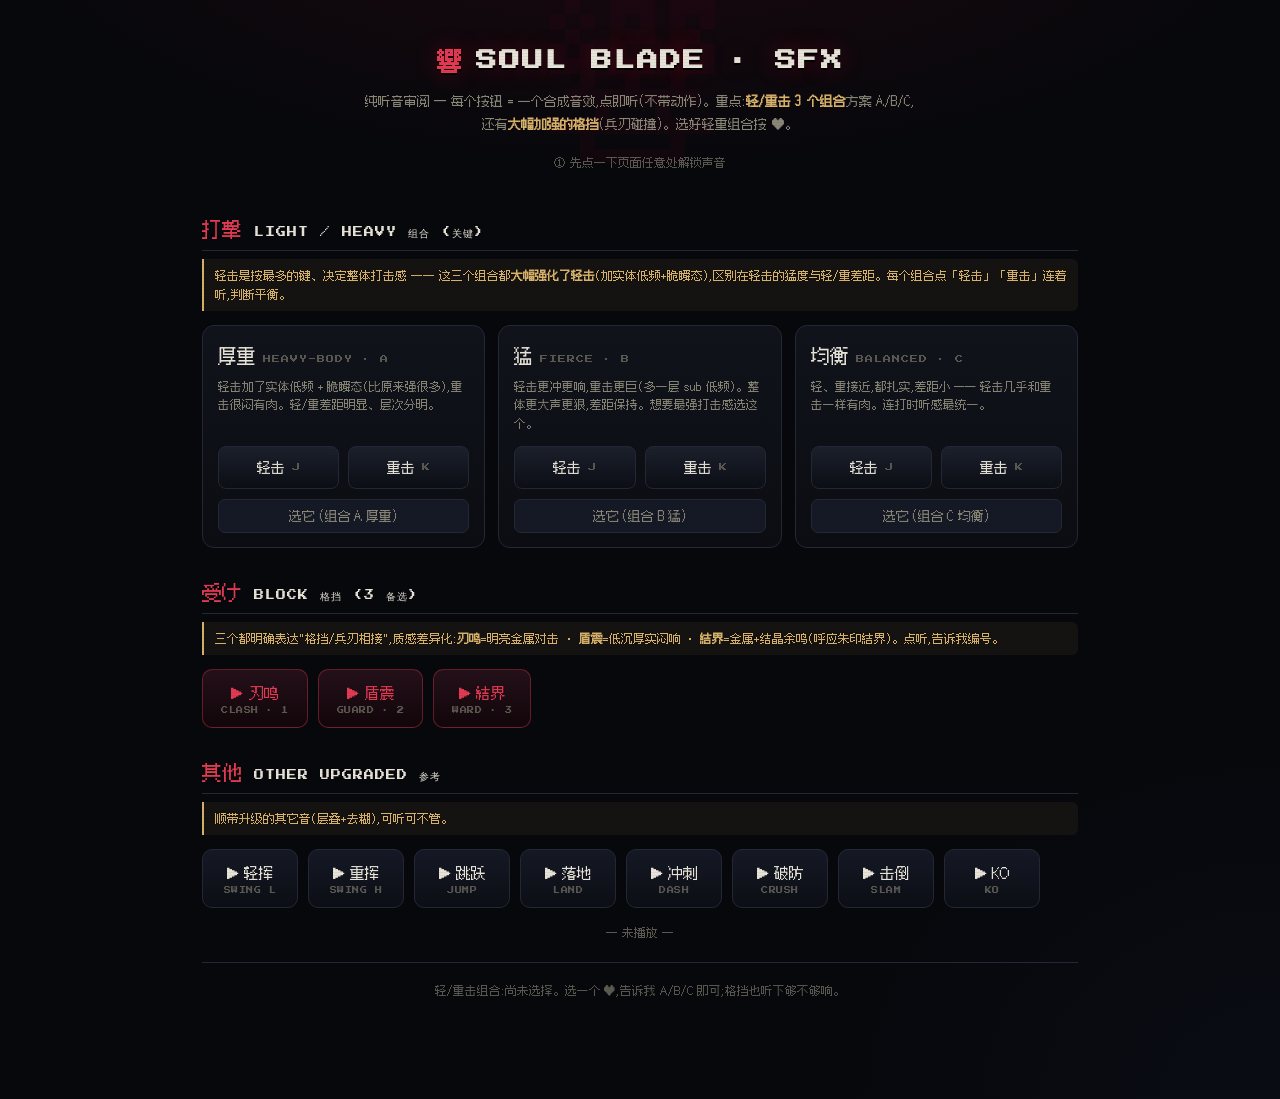
<file: sfx-lab.html>
<!DOCTYPE html>
<html lang="zh">
<head>
<meta charset="utf-8">
<title>刀魂 SOUL BLADE · SFX 纯听音</title>
<meta name="viewport" content="width=device-width, initial-scale=1">
<style>
@font-face { font-family:'PressStart'; src:url('assets/fonts/PressStart2P.ttf') format('truetype'); font-display:block; }
@font-face { font-family:'FusionPixelJA'; src:url('assets/fonts/FusionPixel-ja.woff2') format('woff2'); font-display:block; }
@font-face { font-family:'FusionPixel'; src:url('assets/fonts/FusionPixel-zh.woff2') format('woff2'); font-display:block; }
:root{--bg:#07080c;--bg2:#0b0d12;--panel:#10131b;--panel2:#151925;--ink:#e8e3d8;--dim:#8a8778;--faint:#5a5850;
  --crimson:#b00020;--crimson-lite:#e23a52;--gold:#d9b26a;--jade:#6fae8f;--line:#242836;}
*{box-sizing:border-box;}
html,body{margin:0;padding:0;background:var(--bg);color:var(--ink);font-family:'FusionPixel','FusionPixelJA',system-ui,sans-serif;-webkit-font-smoothing:none;image-rendering:pixelated;}
body{background:radial-gradient(1100px 460px at 50% -10%,rgba(176,0,32,.12),transparent 60%),radial-gradient(800px 640px at 100% 100%,rgba(30,40,70,.15),transparent 55%),var(--bg);min-height:100vh;padding:0 0 80px;}
body::after{content:'';position:fixed;inset:0;pointer-events:none;z-index:99;background:repeating-linear-gradient(0deg,rgba(0,0,0,.1) 0 1px,transparent 1px 3px);mix-blend-mode:multiply;opacity:.5;}
.wrap{max-width:920px;margin:0 auto;padding:0 22px;}
header{padding:44px 0 14px;text-align:center;position:relative;}
.kanji-bg{position:absolute;top:-16px;left:50%;transform:translateX(-50%);font-family:'FusionPixelJA';font-size:180px;line-height:1;color:rgba(176,0,32,.06);z-index:0;pointer-events:none;user-select:none;}
.h-inner{position:relative;z-index:1;}
h1{font-family:'PressStart';font-size:21px;letter-spacing:2px;margin:0;color:var(--ink);text-shadow:0 2px 0 #000,0 0 22px rgba(176,0,32,.4);}
h1 .ja{font-family:'FusionPixelJA';color:var(--crimson-lite);margin-right:12px;font-size:25px;}
.sub{margin:13px auto 0;max-width:660px;color:var(--dim);font-size:13px;line-height:1.75;}
.sub b{color:var(--gold);}
.gate{margin:18px auto 0;display:inline-block;font-size:12px;color:var(--faint);}
.gate.on{color:var(--jade);}
.sec{margin:30px 0 0;}
.sec-h{display:flex;align-items:baseline;gap:12px;margin:0 0 6px;padding-bottom:8px;border-bottom:1px solid var(--line);}
.sec-h .g{font-family:'FusionPixelJA';font-size:20px;color:var(--crimson-lite);}
.sec-h .e{font-family:'PressStart';font-size:10px;color:var(--ink);letter-spacing:1px;}
.sec-note{font-size:12px;color:var(--gold);background:rgba(217,178,106,.06);border-left:2px solid var(--gold);padding:7px 11px;border-radius:0 6px 6px 0;margin:8px 0;line-height:1.6;}
.combos{display:grid;grid-template-columns:1fr 1fr 1fr;gap:13px;margin-top:14px;}
@media(max-width:720px){.combos{grid-template-columns:1fr;}}
.card{background:linear-gradient(180deg,var(--panel),var(--bg2));border:1px solid var(--line);border-radius:12px;padding:16px 15px 14px;display:flex;flex-direction:column;gap:10px;transition:.16s;}
.card.picked{box-shadow:0 0 0 1px rgba(127,208,160,.45),0 8px 22px rgba(0,0,0,.4);border-color:#7fd0a0;}
.card .cn{font-family:'FusionPixelJA';font-size:19px;color:var(--ink);}
.card .cn .en{font-family:'PressStart';font-size:8px;color:var(--faint);margin-left:7px;letter-spacing:1px;}
.card .cd{font-size:11.5px;color:var(--dim);line-height:1.6;min-height:58px;}
.row{display:flex;gap:9px;}
.hb{flex:1;display:flex;align-items:center;justify-content:center;gap:7px;border:1px solid var(--line);background:linear-gradient(180deg,#1b202c,#0c0e15);cursor:pointer;border-radius:8px;padding:11px 0;font-family:'FusionPixelJA';font-size:14px;color:var(--ink);transition:.13s;}
.hb:hover{border-color:var(--crimson);color:var(--crimson-lite);}
.hb:active{transform:scale(.97);background:linear-gradient(180deg,#3a0e18,#14060a);}
.hb .k{font-family:'PressStart';font-size:8px;color:var(--faint);}
.hb.light:hover{border-color:#9fbfe0;color:#bcd8f0;}
.hb.heavy:hover{border-color:#e0a99f;color:#f0c4bc;}
.pick{width:100%;border:1px solid var(--line);background:var(--panel2);color:var(--dim);cursor:pointer;border-radius:7px;padding:7px 0;font-family:'FusionPixelJA';font-size:13px;transition:.14s;}
.pick:hover{border-color:#7fd0a0;color:#9fc7ab;}
.card.picked .pick{background:rgba(127,208,160,.16);border-color:#7fd0a0;color:#bfeccf;}
.card.picked .pick::before{content:'✓ 已选 ';}
.btns{display:flex;flex-wrap:wrap;gap:10px;margin-top:14px;}
.sb{display:flex;flex-direction:column;align-items:center;gap:4px;border:1px solid var(--line);background:linear-gradient(180deg,#151925,#0c0e15);cursor:pointer;border-radius:10px;padding:13px 18px;min-width:96px;transition:.13s;}
.sb:hover{border-color:var(--crimson);}
.sb:active{transform:scale(.97);}
.sb .bn{font-family:'FusionPixelJA';font-size:15px;color:var(--ink);}
.sb .be{font-family:'PressStart';font-size:7px;color:var(--faint);letter-spacing:.5px;}
.sb.big{background:linear-gradient(180deg,#241019,#12060a);border-color:rgba(226,58,82,.4);}
.sb.big .bn{color:var(--crimson-lite);}
.now{margin-top:16px;text-align:center;font-size:12px;color:var(--faint);}.now b{color:var(--gold);}
footer{max-width:920px;margin:22px auto 0;padding:18px;color:var(--faint);font-size:11.5px;line-height:1.7;border-top:1px solid var(--line);text-align:center;}
</style>
</head>
<body>
<header>
  <div class="kanji-bg">響</div>
  <div class="h-inner">
    <h1><span class="ja">響</span>SOUL BLADE · SFX</h1>
    <p class="sub">纯听音审阅 — 每个按钮 = 一个合成音效,点即听(不带动作)。重点:<b>轻/重击 3 个组合</b>方案 A/B/C,<br>还有<b>大幅加强的格挡</b>(兵刃碰撞)。选好轻重组合按 ♥。</p>
    <div class="gate" id="gate">① 先点一下页面任意处解锁声音</div>
  </div>
</header>
<div class="wrap">

  <div class="sec">
    <div class="sec-h"><span class="g">打撃</span><span class="e">LIGHT / HEAVY 组合 (关键)</span></div>
    <div class="sec-note">轻击是按最多的键、决定整体打击感 —— 这三个组合都<b>大幅强化了轻击</b>(加实体低频+脆瞬态),区别在轻击的猛度与轻/重差距。每个组合点「轻击」「重击」连着听,判断平衡。</div>
    <div class="combos" id="combos"></div>
  </div>

  <div class="sec">
    <div class="sec-h"><span class="g">受け</span><span class="e">BLOCK 格挡 (3 备选)</span></div>
    <div class="sec-note">三个都明确表达"格挡/兵刃相接",质感差异化:<b>刃鸣</b>=明亮金属对击 · <b>盾震</b>=低沉厚实闷响 · <b>結界</b>=金属+结晶余鸣(呼应朱印結界)。点听,告诉我编号。</div>
    <div class="btns" id="blocks"></div>
  </div>

  <div class="sec">
    <div class="sec-h"><span class="g">其他</span><span class="e">OTHER UPGRADED 参考</span></div>
    <div class="sec-note">顺带升级的其它音(层叠+去糊),可听可不管。</div>
    <div class="btns" id="others"></div>
  </div>

  <div class="now" id="now">— 未播放 —</div>
  <footer id="pickline">轻/重击组合:尚未选择。选一个 ♥,告诉我 A/B/C 即可;格挡也听下够不够响。</footer>
</div>
<script src="js/audio.js"></script>
<script>
const gate=document.getElementById('gate'), now=document.getElementById('now'), pickLine=document.getElementById('pickline');
let unlocked=false;
function unlock(){ if(unlocked)return; try{AudioSys.ensure();unlocked=true;gate.textContent='✓ 声音已解锁';gate.classList.add('on');}catch(e){} }
window.addEventListener('pointerdown',unlock); window.addEventListener('keydown',unlock);
function fire(variant,name,label){ unlock(); try{ if(variant)AudioSys.setVariant(variant); AudioSys.sfx(name);}catch(e){} now.innerHTML='▶ <b>'+label+'</b>'; }

const COMBOS=[
  {v:'A', name:'厚重', en:'HEAVY-BODY', desc:'轻击加了实体低频 + 脆瞬态(比原来强很多),重击很闷有肉。轻/重差距明显、层次分明。'},
  {v:'B', name:'猛',   en:'FIERCE',     desc:'轻击更冲更响,重击更巨(多一层 sub 低频)。整体更大声更狠,差距保持。想要最强打击感选这个。'},
  {v:'C', name:'均衡', en:'BALANCED',   desc:'轻、重接近,都扎实,差距小 —— 轻击几乎和重击一样有肉。连打时听感最统一。'},
];
const combosEl=document.getElementById('combos'); let picked=null;
COMBOS.forEach(c=>{
  const card=document.createElement('div'); card.className='card';
  card.innerHTML=`<div class="cn">${c.name}<span class="en">${c.en} · ${c.v}</span></div>
    <div class="cd">${c.desc}</div>
    <div class="row">
      <div class="hb light" data-v="${c.v}" data-n="hitL"><span>轻击</span><span class="k">J</span></div>
      <div class="hb heavy" data-v="${c.v}" data-n="hitH"><span>重击</span><span class="k">K</span></div>
    </div>
    <button class="pick">选它 (组合 ${c.v} ${c.name})</button>`;
  card.querySelector('.hb.light').addEventListener('click',()=>fire(c.v,'hitL','组合'+c.v+' · 轻击'));
  card.querySelector('.hb.heavy').addEventListener('click',()=>fire(c.v,'hitH','组合'+c.v+' · 重击'));
  card.querySelector('.pick').addEventListener('click',()=>{
    combosEl.querySelectorAll('.card').forEach(x=>x.classList.remove('picked'));
    if(picked===c.v){picked=null;pickLine.textContent='轻/重击组合:尚未选择。选一个 ♥,告诉我 A/B/C 即可。';}
    else{picked=c.v;card.classList.add('picked');pickLine.innerHTML='已选轻/重击组合 <b style="color:#7fd0a0">'+c.v+' · '+c.name+'</b> — 告诉我这个字母我就设为默认。';}
  });
  combosEl.appendChild(card);
});

const BLOCKS=[[1,'刃鸣','CLASH'],[2,'盾震','GUARD'],[3,'結界','WARD']];
const blocksEl=document.getElementById('blocks');
BLOCKS.forEach(([n,zh,en])=>{
  const b=document.createElement('div'); b.className='sb big';
  b.innerHTML='<span class="bn">▶ '+zh+'</span><span class="be">'+en+' · '+n+'</span>';
  b.addEventListener('click',()=>{ unlock(); try{AudioSys.setBlockVariant(n);AudioSys.sfx('block');}catch(e){} now.innerHTML='▶ <b>格挡 · '+zh+'</b>'; });
  blocksEl.appendChild(b);
});

const OTHERS=[['whooshL','轻挥','SWING L'],['whooshH','重挥','SWING H'],['jump','跳跃','JUMP'],['land','落地','LAND'],['dash','冲刺','DASH'],['crush','破防','CRUSH'],['slam','击倒','SLAM'],['ko','KO','KO']];
const othersEl=document.getElementById('others');
OTHERS.forEach(([n,zh,en])=>{
  const b=document.createElement('div'); b.className='sb';
  b.innerHTML='<span class="bn">▶ '+zh+'</span><span class="be">'+en+'</span>';
  b.addEventListener('click',()=>fire(null,n,zh)); othersEl.appendChild(b);
});
</script>
</body>
</html>
</file>
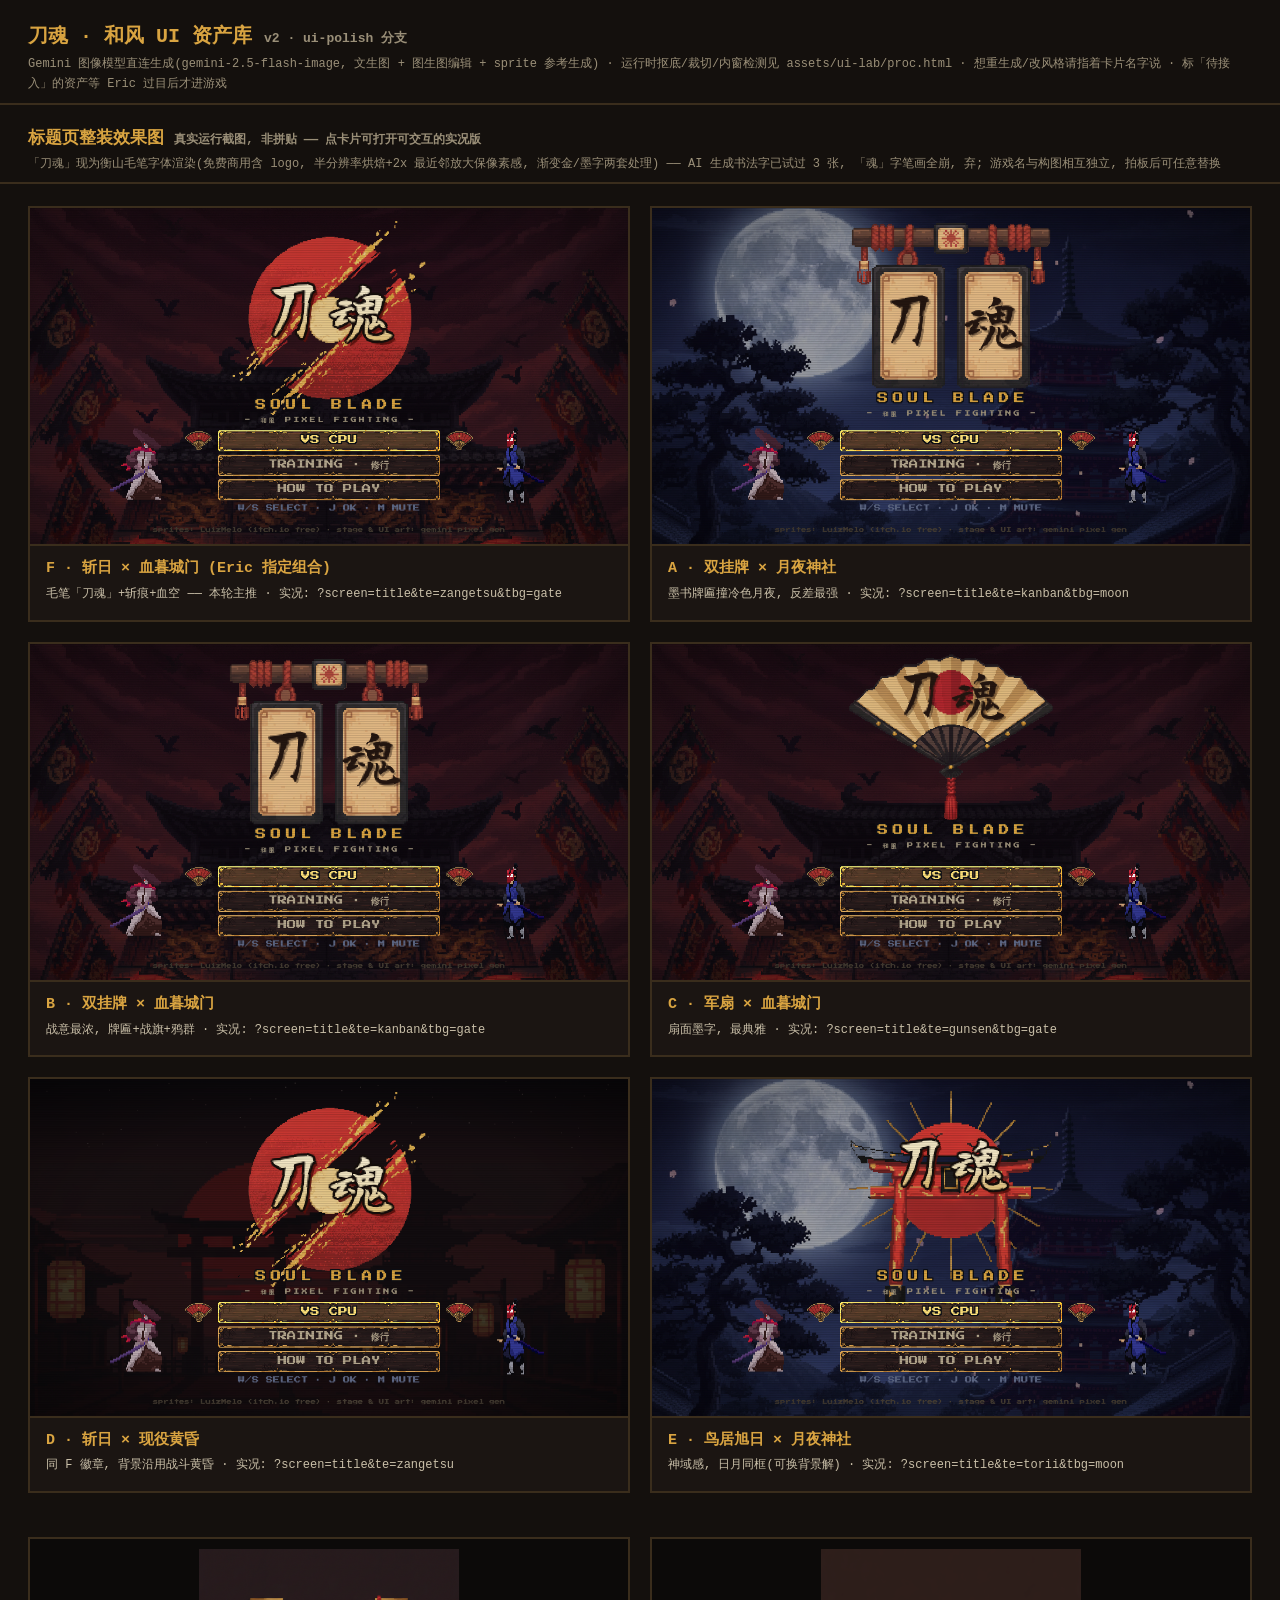
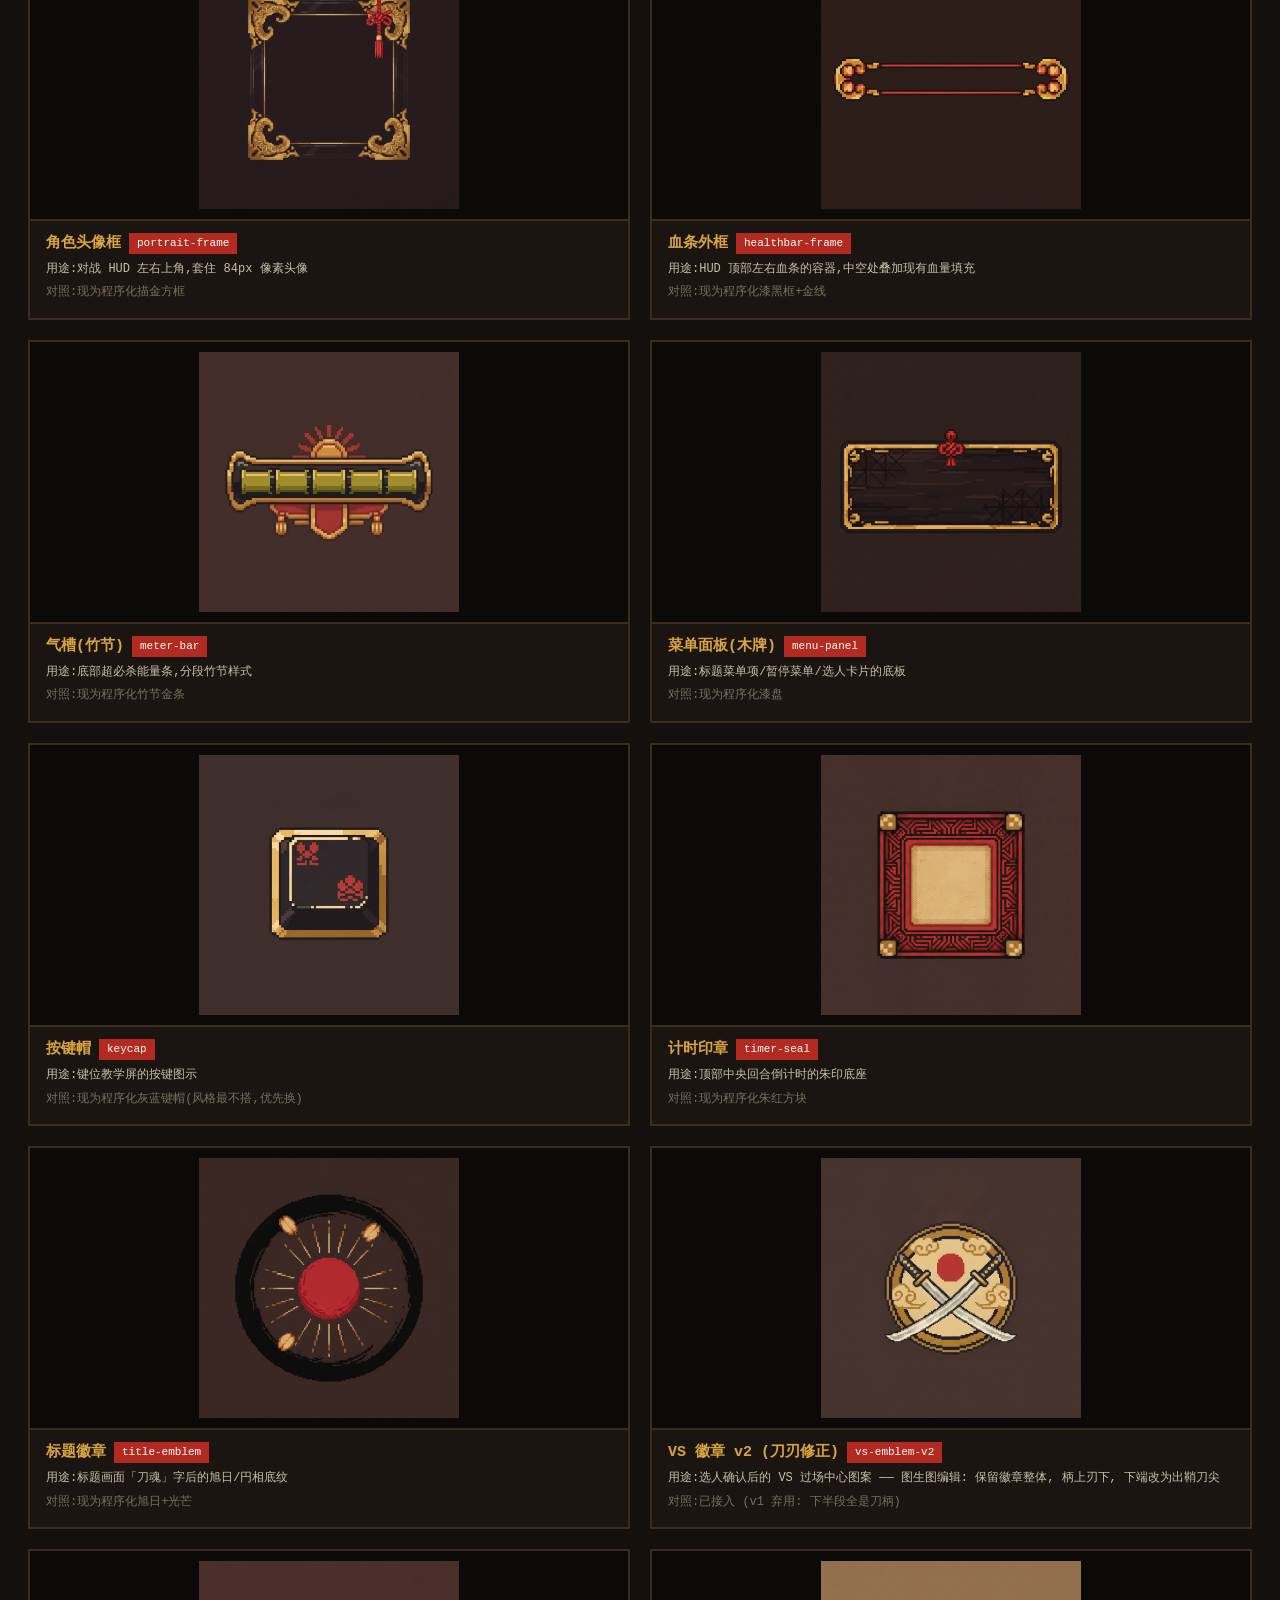
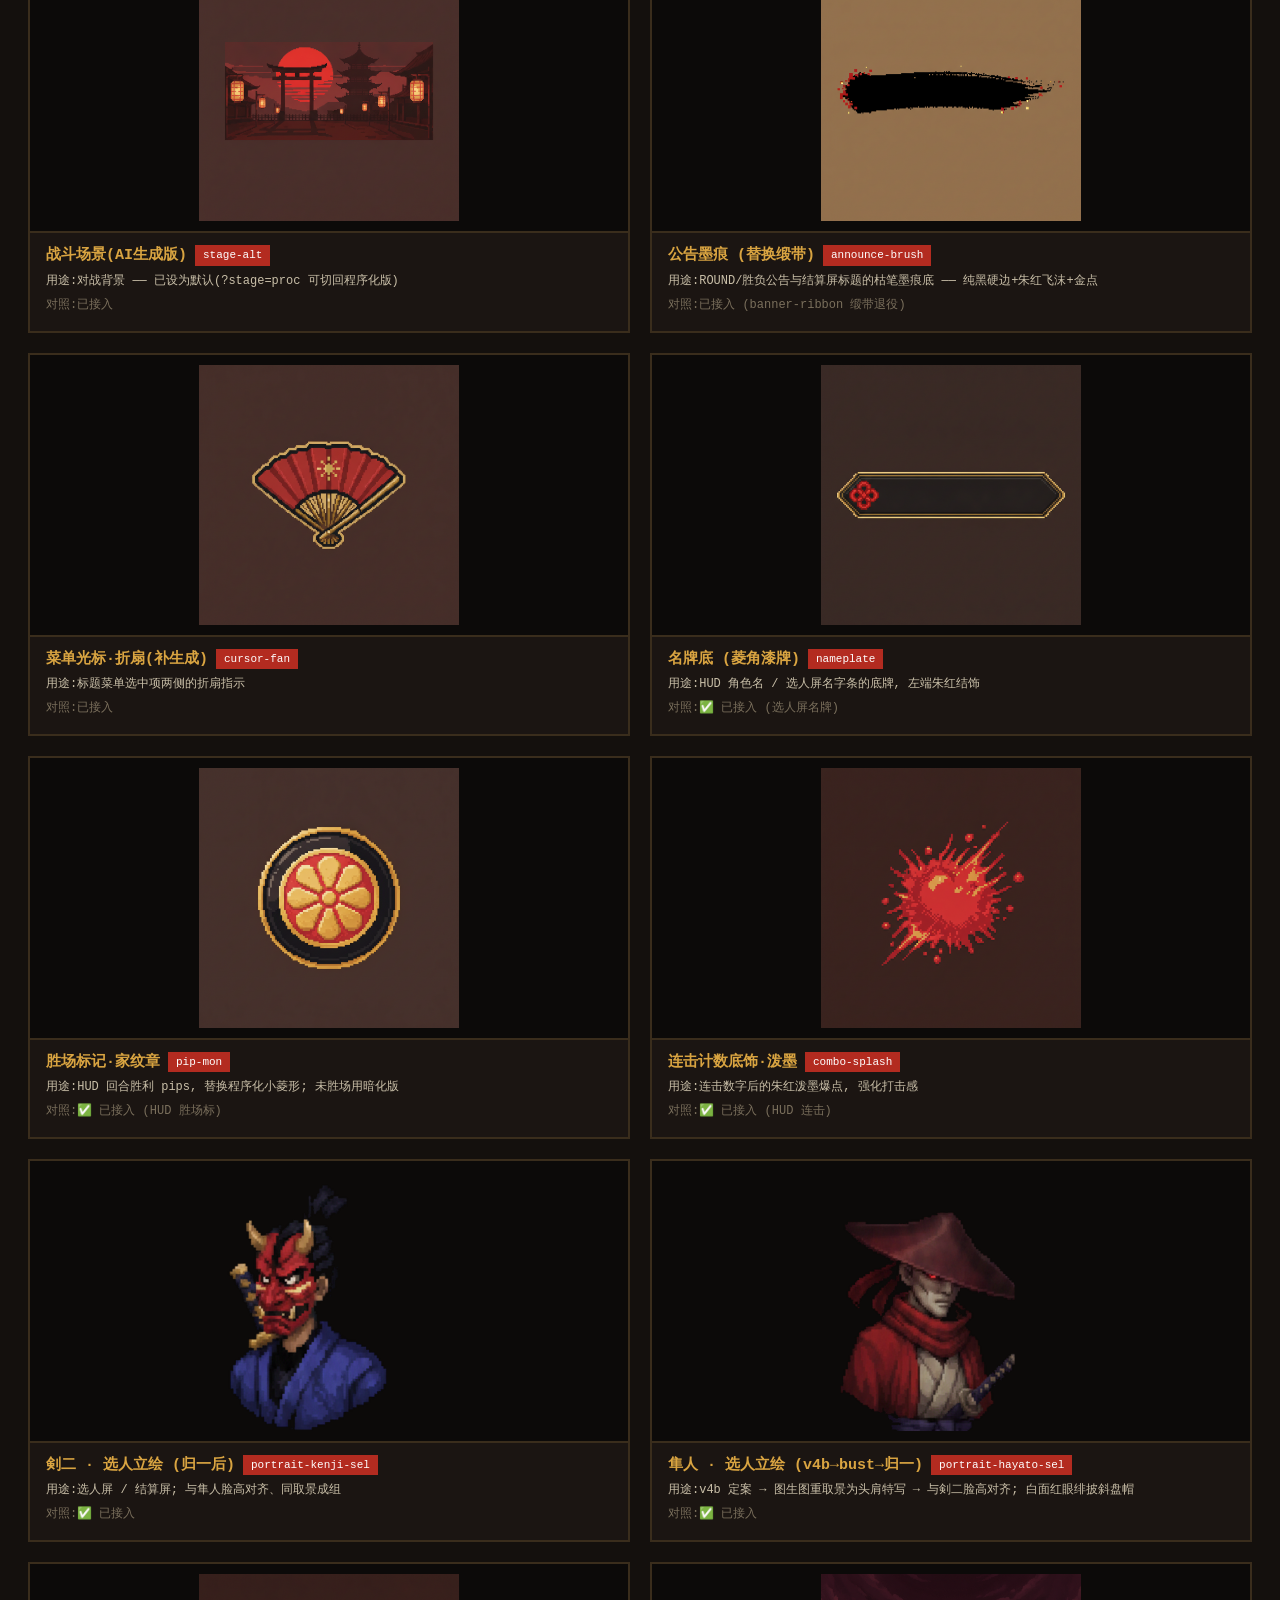
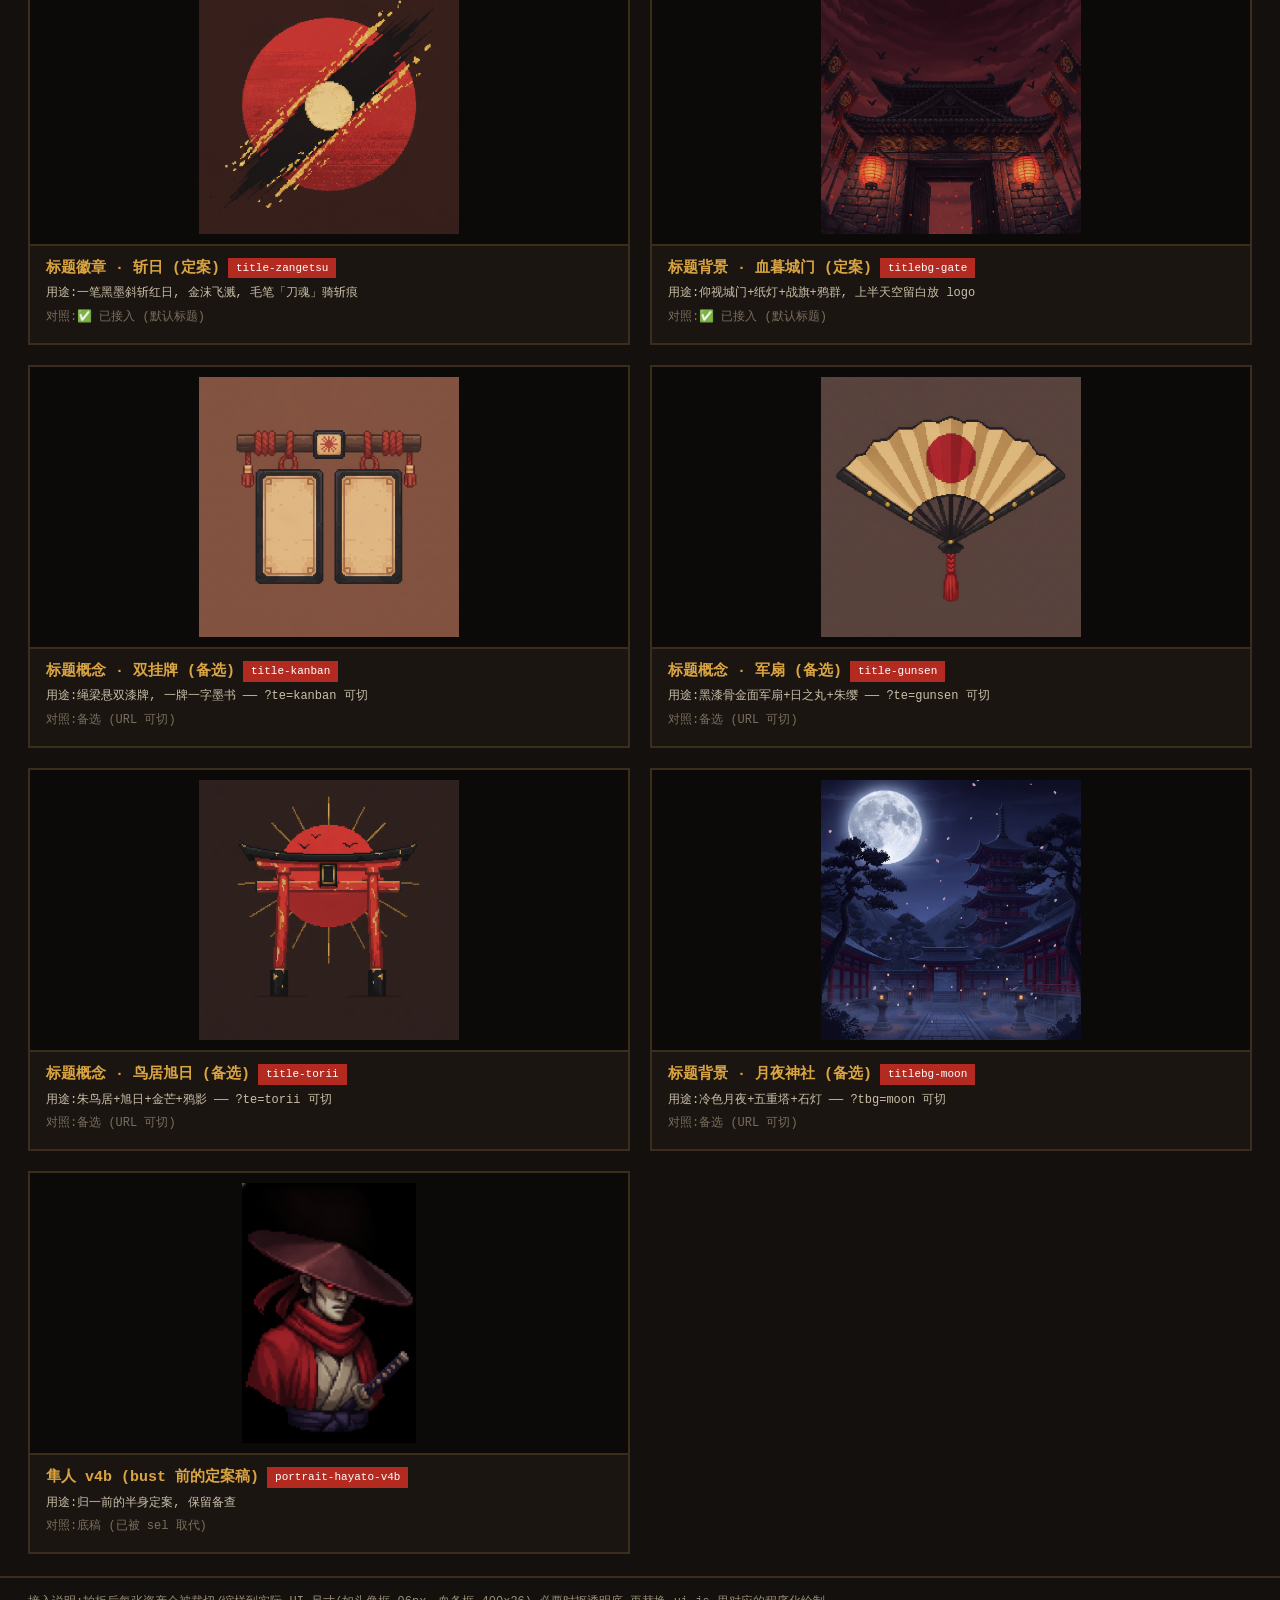
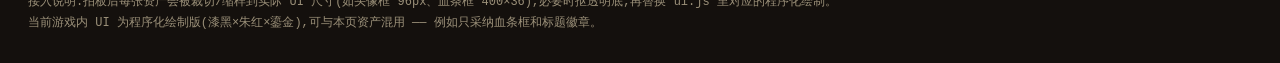
<file: ui-lab.html>
<!DOCTYPE html>
<html lang="zh">
<head>
<meta charset="utf-8">
<title>刀魂 · UI 资产库 UI LAB</title>
<style>
  body { margin:0; background:#14100d; color:#efe6d5; font:14px/1.7 "PingFang SC", monospace; }
  header { padding:20px 28px 8px; border-bottom:2px solid #3a2d1c; }
  h1 { margin:0; font-size:20px; color:#d9a441; }
  .sub { color:#9a8f78; font-size:12px; }
  .grid { display:grid; grid-template-columns:repeat(auto-fill, minmax(430px, 1fr)); gap:20px; padding:22px 28px; }
  .card { background:#1b1512; border:2px solid #3a2d1c; }
  .card .imgwrap { background:#0c0a09; display:flex; align-items:center; justify-content:center; padding:10px; min-height:220px; }
  .card img { max-width:100%; max-height:260px; image-rendering:auto; }
  .card .meta { padding:10px 16px 14px; border-top:2px solid #3a2d1c; }
  .card .meta b { color:#d9a441; font-size:15px; }
  .card .meta .use { color:#c9bfa8; font-size:12px; }
  .card .meta .cur { color:#7a6f5c; font-size:12px; }
  .tag { display:inline-block; background:#b32b20; color:#fff; font-size:11px; padding:1px 8px; margin-left:8px; vertical-align:middle; }
  footer { padding:14px 28px 30px; color:#9a8f78; font-size:12px; border-top:2px solid #3a2d1c; }
</style>
</head>
<body>
<header>
  <h1>刀魂 · 和风 UI 资产库 <span style="color:#9a8f78;font-size:13px">v2 · ui-polish 分支</span></h1>
  <div class="sub">Gemini 图像模型直连生成(gemini-2.5-flash-image, 文生图 + 图生图编辑 + sprite 参考生成) · 运行时抠底/裁切/内窗检测见 assets/ui-lab/proc.html · 想重生成/改风格请指着卡片名字说 · 标「待接入」的资产等 Eric 过目后才进游戏</div>
</header>
<header>
  <h1 style="font-size:17px">标题页整装效果图 <span style="color:#9a8f78;font-size:12px">真实运行截图, 非拼贴 —— 点卡片可打开可交互的实况版</span></h1>
  <div class="sub">「刀魂」现为衡山毛笔字体渲染(免费商用含 logo, 半分辨率烘焙+2x 最近邻放大保像素感, 渐变金/墨字两套处理) —— AI 生成书法字已试过 3 张, 「魂」字笔画全崩, 弃; 游戏名与构图相互独立, 拍板后可任意替换</div>
</header>
<div class="grid" id="mockups" style="grid-template-columns:repeat(auto-fill, minmax(480px, 1fr))"></div>
<div class="grid" id="grid"></div>
<footer>
  接入说明:拍板后每张资产会被裁切/缩样到实际 UI 尺寸(如头像框 96px、血条框 400×36),必要时抠透明底,再替换 ui.js 里对应的程序化绘制。<br>
  当前游戏内 UI 为程序化绘制版(漆黑×朱红×鎏金),可与本页资产混用 —— 例如只采纳血条框和标题徽章。
</footer>
<script>
const ASSETS = [
  ['portrait-frame', '角色头像框', '对战 HUD 左右上角,套住 84px 像素头像', '现为程序化描金方框'],
  ['healthbar-frame', '血条外框', 'HUD 顶部左右血条的容器,中空处叠加现有血量填充', '现为程序化漆黑框+金线'],
  ['meter-bar', '气槽(竹节)', '底部超必杀能量条,分段竹节样式', '现为程序化竹节金条'],
  ['menu-panel', '菜单面板(木牌)', '标题菜单项/暂停菜单/选人卡片的底板', '现为程序化漆盘'],
  ['keycap', '按键帽', '键位教学屏的按键图示', '现为程序化灰蓝键帽(风格最不搭,优先换)'],
  ['timer-seal', '计时印章', '顶部中央回合倒计时的朱印底座', '现为程序化朱红方块'],
  ['title-emblem', '标题徽章', '标题画面「刀魂」字后的旭日/円相底纹', '现为程序化旭日+光芒'],
  ['vs-emblem-v2', 'VS 徽章 v2 (刀刃修正)', '选人确认后的 VS 过场中心图案 —— 图生图编辑: 保留徽章整体, 柄上刃下, 下端改为出鞘刀尖', '已接入 (v1 弃用: 下半段全是刀柄)'],
  ['stage-alt', '战斗场景(AI生成版)', '对战背景 —— 已设为默认(?stage=proc 可切回程序化版)', '已接入'],
  ['announce-brush', '公告墨痕 (替换缎带)', 'ROUND/胜负公告与结算屏标题的枯笔墨痕底 —— 纯黑硬边+朱红飞沫+金点', '已接入 (banner-ribbon 缎带退役)'],
  ['cursor-fan', '菜单光标·折扇(补生成)', '标题菜单选中项两侧的折扇指示', '已接入'],
  ['nameplate', '名牌底 (菱角漆牌)', 'HUD 角色名 / 选人屏名字条的底牌, 左端朱红结饰', '✅ 已接入 (选人屏名牌)'],
  ['pip-mon', '胜场标记·家纹章', 'HUD 回合胜利 pips, 替换程序化小菱形; 未胜场用暗化版', '✅ 已接入 (HUD 胜场标)'],
  ['combo-splash', '连击计数底饰·泼墨', '连击数字后的朱红泼墨爆点, 强化打击感', '✅ 已接入 (HUD 连击)'],
  ['portrait-kenji-sel', '剣二 · 选人立绘 (归一后)', '选人屏 / 结算屏; 与隼人脸高对齐、同取景成组', '✅ 已接入'],
  ['portrait-hayato-sel', '隼人 · 选人立绘 (v4b→bust→归一)', 'v4b 定案 → 图生图重取景为头肩特写 → 与剣二脸高对齐; 白面红眼绯披斜盘帽', '✅ 已接入'],
  ['title-zangetsu', '标题徽章 · 斩日 (定案)', '一笔黑墨斜斩红日, 金沫飞溅, 毛笔「刀魂」骑斩痕', '✅ 已接入 (默认标题)'],
  ['titlebg-gate', '标题背景 · 血暮城门 (定案)', '仰视城门+纸灯+战旗+鸦群, 上半天空留白放 logo', '✅ 已接入 (默认标题)'],
  ['title-kanban', '标题概念 · 双挂牌 (备选)', '绳梁悬双漆牌, 一牌一字墨书 —— ?te=kanban 可切', '备选 (URL 可切)'],
  ['title-gunsen', '标题概念 · 军扇 (备选)', '黑漆骨金面军扇+日之丸+朱缨 —— ?te=gunsen 可切', '备选 (URL 可切)'],
  ['title-torii', '标题概念 · 鸟居旭日 (备选)', '朱鸟居+旭日+金芒+鸦影 —— ?te=torii 可切', '备选 (URL 可切)'],
  ['titlebg-moon', '标题背景 · 月夜神社 (备选)', '冷色月夜+五重塔+石灯 —— ?tbg=moon 可切', '备选 (URL 可切)'],
  ['portrait-hayato-v4b', '隼人 v4b (bust 前的定案稿)', '归一前的半身定案, 保留备查', '底稿 (已被 sel 取代)'],
];
const MOCKUPS = [
  ['m6-zangetsu-gate', 'F · 斩日 × 血暮城门 (Eric 指定组合)', 'te=zangetsu&tbg=gate', '毛笔「刀魂」+斩痕+血空 —— 本轮主推'],
  ['m1-kanban-moon', 'A · 双挂牌 × 月夜神社', 'te=kanban&tbg=moon', '墨书牌匾撞冷色月夜, 反差最强'],
  ['m2-kanban-gate', 'B · 双挂牌 × 血暮城门', 'te=kanban&tbg=gate', '战意最浓, 牌匾+战旗+鸦群'],
  ['m3-gunsen-gate', 'C · 军扇 × 血暮城门', 'te=gunsen&tbg=gate', '扇面墨字, 最典雅'],
  ['m4-zangetsu-stage', 'D · 斩日 × 现役黄昏', 'te=zangetsu', '同 F 徽章, 背景沿用战斗黄昏'],
  ['m5-torii-moon', 'E · 鸟居旭日 × 月夜神社', 'te=torii&tbg=moon', '神域感, 日月同框(可换背景解)'],
];
const mg = document.getElementById('mockups');
for (const [file, name, qs, note] of MOCKUPS) {
  const d = document.createElement('div');
  d.className = 'card';
  d.innerHTML = `
    <a href="/?screen=title&${qs}" target="_blank" style="text-decoration:none;color:inherit">
    <div class="imgwrap" style="min-height:120px;padding:0"><img src="assets/ui-lab/mockups/${file}.png" loading="lazy" style="max-height:none"></div>
    <div class="meta"><b>${name}</b><br><span class="use">${note} · 实况: ?screen=title&${qs}</span></div></a>`;
  mg.appendChild(d);
}
const g = document.getElementById('grid');
for (const [file, name, use, cur] of ASSETS) {
  const d = document.createElement('div');
  d.className = 'card';
  d.innerHTML = `
    <div class="imgwrap"><img src="assets/ui-lab/${file}.png" loading="lazy"></div>
    <div class="meta">
      <b>${name}</b><span class="tag">${file}</span><br>
      <span class="use">用途:${use}</span><br>
      <span class="cur">对照:${cur}</span>
    </div>`;
  g.appendChild(d);
}
</script>
</body>
</html>
</file>
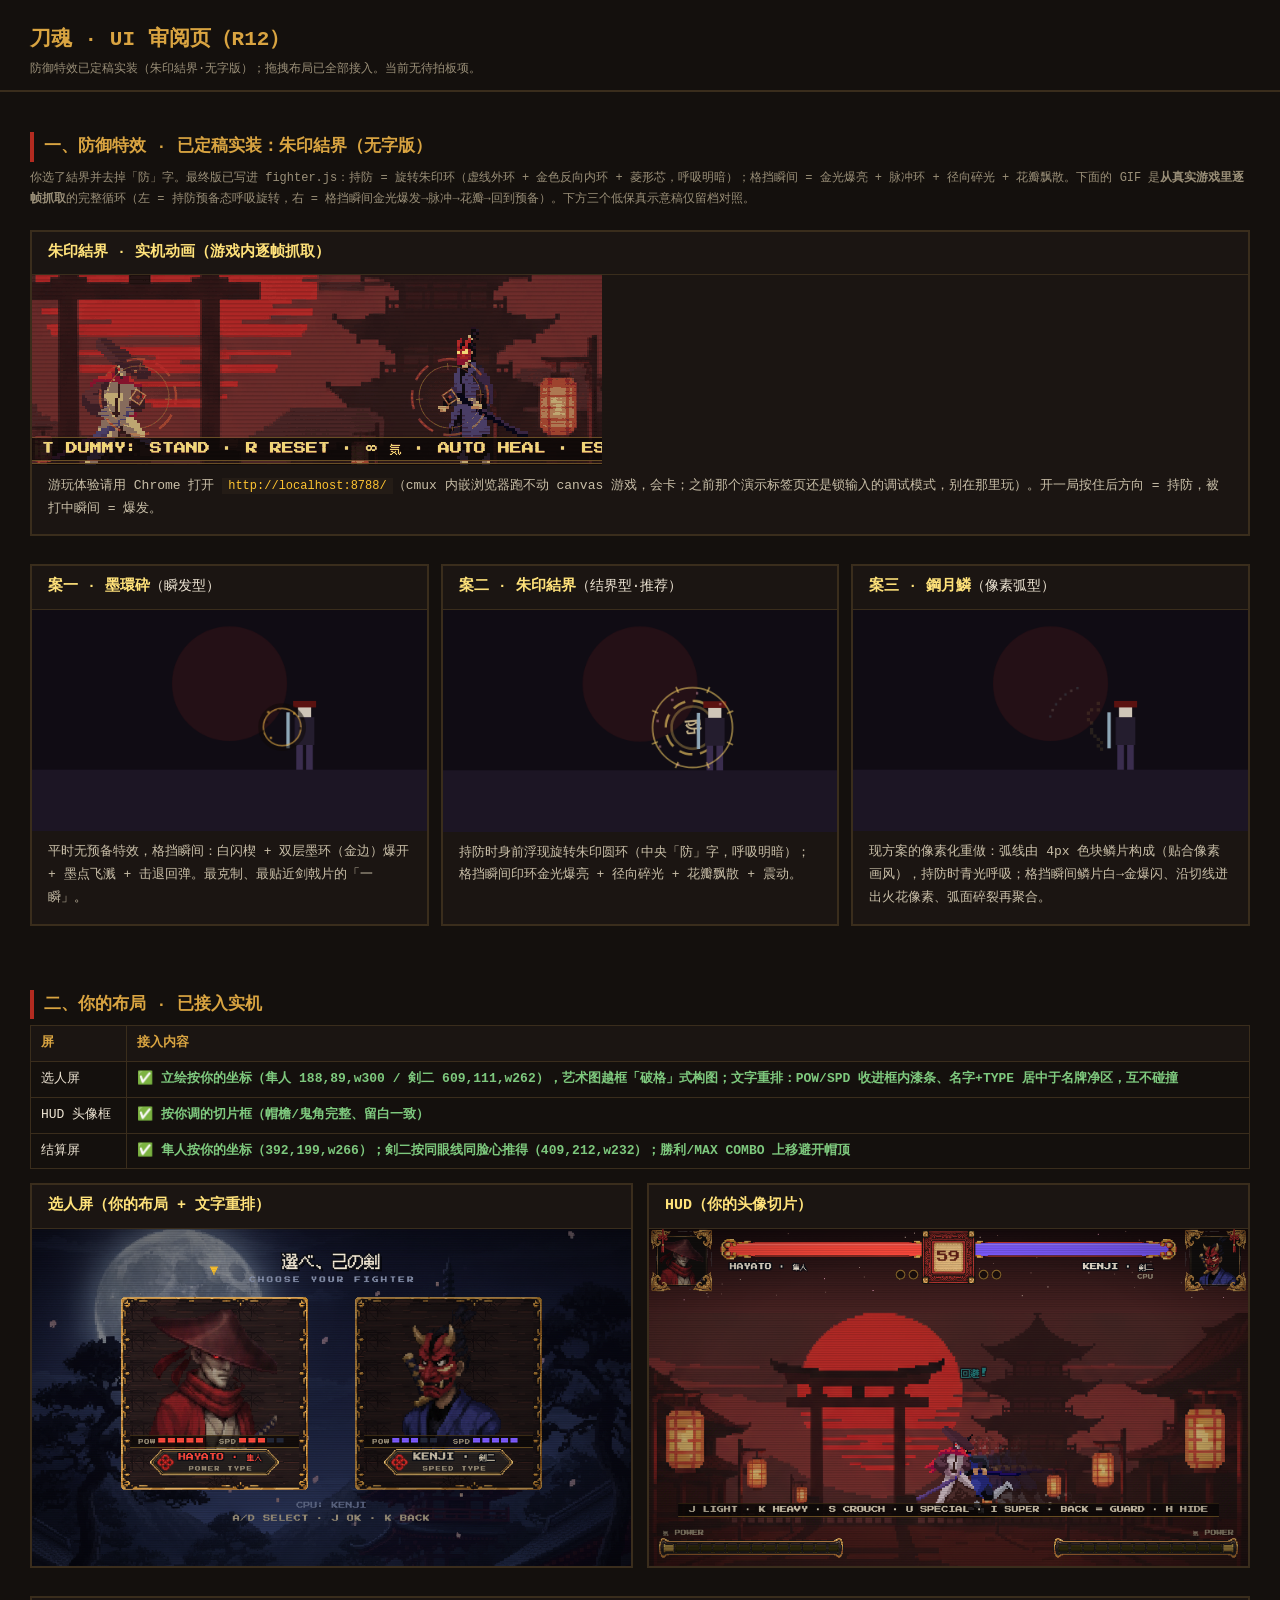
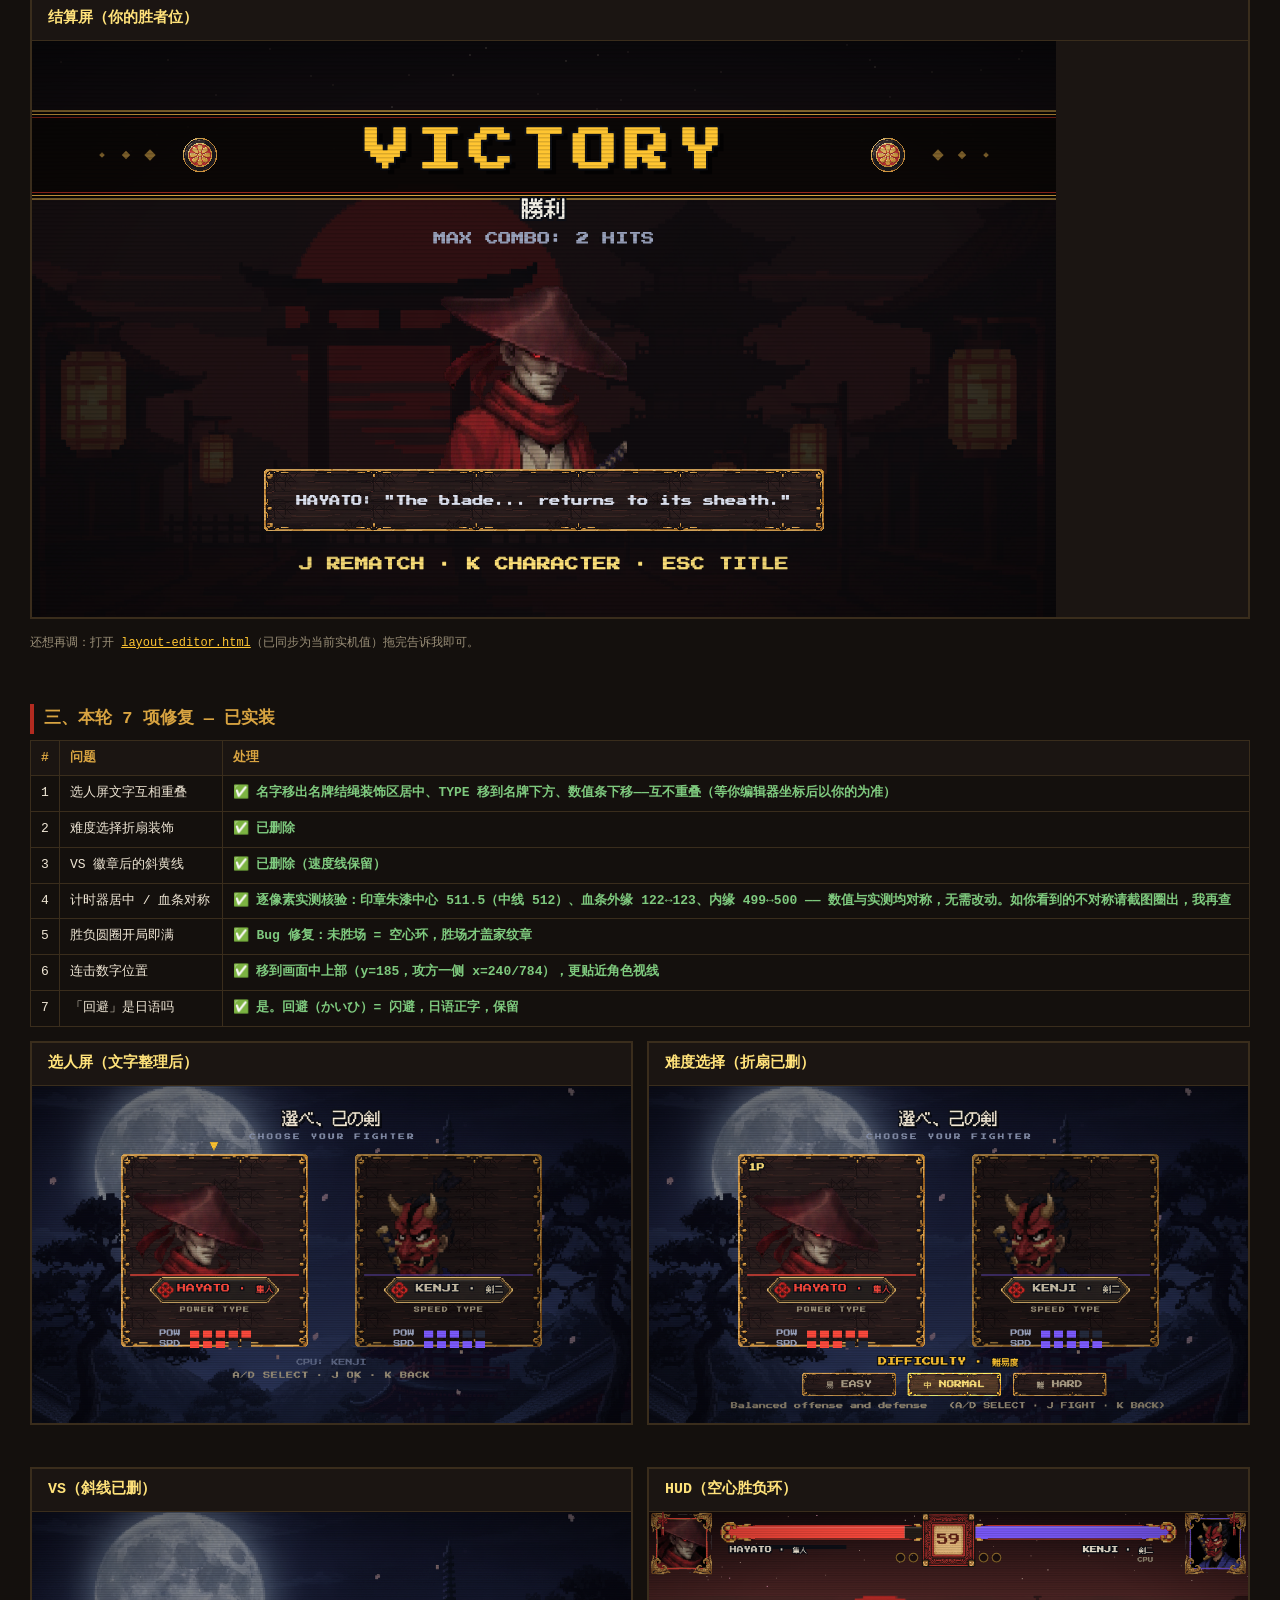
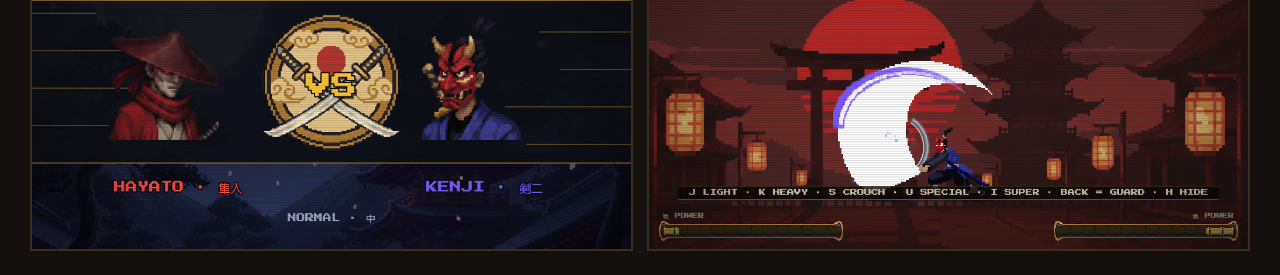
<file: assets/ui-lab/audit-r6.html>
<!DOCTYPE html>
<html lang="zh">
<head>
<meta charset="utf-8">
<title>刀魂 · UI 审阅页 — R11</title>
<style>
  body { margin:0; background:#14100d; color:#efe6d5; font:14px/1.75 "PingFang SC", monospace; }
  header { padding:22px 30px 10px; border-bottom:2px solid #3a2d1c; }
  h1 { margin:0; font-size:21px; color:#d9a441; }
  h2 { font-size:17px; color:#d9a441; border-left:4px solid #b32b20; padding-left:10px; margin:34px 0 6px; }
  .sub { color:#9a8f78; font-size:12px; }
  section { padding:6px 30px 10px; }
  .card { background:#1b1512; border:2px solid #3a2d1c; margin:14px 0; }
  .card .hd { padding:8px 16px; border-bottom:1px solid #3a2d1c; }
  .card .hd b { color:#ffe27a; font-size:15px; }
  .card .bd { padding:10px 16px 14px; color:#c9bfa8; font-size:13px; }
  .card img, .card canvas { max-width:100%; display:block; background:#000; }
  .done { color:#7ec97e; font-weight:bold; }
  .pick { color:#ff9c3d; font-weight:bold; }
  .grid2 { display:grid; grid-template-columns:1fr 1fr; gap:14px; }
  .grid3 { display:grid; grid-template-columns:1fr 1fr 1fr; gap:12px; }
  table { border-collapse:collapse; width:100%; font-size:13px; }
  td, th { border:1px solid #3a2d1c; padding:6px 10px; text-align:left; vertical-align:top; }
  th { color:#d9a441; background:#1b1512; }
  code { background:#241c16; padding:1px 6px; color:#ffc531; font-size:12px; }
  a { color:#ffc531; }
</style>
</head>
<body>
<header>
  <h1>刀魂 · UI 审阅页（R12）</h1>
  <div class="sub">防御特效已定稿实装（朱印結界·无字版）；拖拽布局已全部接入。当前无待拍板项。</div>
</header>

<section>
<h2>一、防御特效 · 已定稿实装：朱印結界（无字版）</h2>
<div class="sub" style="padding-bottom:6px">你选了結界并去掉「防」字。最终版已写进 fighter.js：持防 = 旋转朱印环（虚线外环 + 金色反向内环 + 菱形芯，呼吸明暗）；格挡瞬间 = 金光爆亮 + 脉冲环 + 径向碎光 + 花瓣飘散。下面的 GIF 是<b>从真实游戏里逐帧抓取</b>的完整循环（左 = 持防预备态呼吸旋转，右 = 格挡瞬间金光爆发→脉冲→花瓣→回到预备）。下方三个低保真示意稿仅留档对照。</div>
<div class="card"><div class="hd"><b>朱印結界 · 实机动画（游戏内逐帧抓取）</b></div><img src="guard-seal.gif"><div class="bd">游玩体验请用 Chrome 打开 <code>http://localhost:8788/</code>（cmux 内嵌浏览器跑不动 canvas 游戏，会卡；之前那个演示标签页还是锁输入的调试模式，别在那里玩）。开一局按住后方向 = 持防，被打中瞬间 = 爆发。</div></div>
<div class="grid3">
<div class="card"><div class="hd"><b>案一 · 墨環砕</b>（瞬发型）</div><canvas id="g1" width="480" height="270"></canvas><div class="bd">平时无预备特效，格挡瞬间：白闪楔 + 双层墨环（金边）爆开 + 墨点飞溅 + 击退回弹。最克制、最贴近剑戟片的「一瞬」。</div></div>
<div class="card"><div class="hd"><b>案二 · 朱印結界</b>（结界型·推荐）</div><canvas id="g2" width="480" height="270"></canvas><div class="bd">持防时身前浮现旋转朱印圆环（中央「防」字，呼吸明暗）；格挡瞬间印环金光爆亮 + 径向碎光 + 花瓣飘散 + 震动。</div></div>
<div class="card"><div class="hd"><b>案三 · 鋼月鱗</b>（像素弧型）</div><canvas id="g3" width="480" height="270"></canvas><div class="bd">现方案的像素化重做：弧线由 4px 色块鳞片构成（贴合像素画风），持防时青光呼吸；格挡瞬间鳞片白→金爆闪、沿切线迸出火花像素、弧面碎裂再聚合。</div></div>
</div>
</section>

<section>
<h2>二、你的布局 · 已接入实机</h2>
<table>
<tr><th>屏</th><th>接入内容</th></tr>
<tr><td>选人屏</td><td class="done">✅ 立绘按你的坐标（隼人 188,89,w300 / 剣二 609,111,w262），艺术图越框「破格」式构图；文字重排：POW/SPD 收进框内漆条、名字+TYPE 居中于名牌净区，互不碰撞</td></tr>
<tr><td>HUD 头像框</td><td class="done">✅ 按你调的切片框（帽檐/鬼角完整、留白一致）</td></tr>
<tr><td>结算屏</td><td class="done">✅ 隼人按你的坐标（392,199,w266）；剣二按同眼线同脸心推得（409,212,w232）；勝利/MAX COMBO 上移避开帽顶</td></tr>
</table>
<div class="grid2">
<div class="card"><div class="hd"><b>选人屏（你的布局 + 文字重排）</b></div><img src="mockups/r12/s1-select.png"></div>
<div class="card"><div class="hd"><b>HUD（你的头像切片）</b></div><img src="mockups/r12/s3-hud.png"></div>
</div>
<div class="card"><div class="hd"><b>结算屏（你的胜者位）</b></div><img src="mockups/r12/s2-result.png"></div>
<div class="sub">还想再调：打开 <a href="layout-editor.html" target="_blank">layout-editor.html</a>（已同步为当前实机值）拖完告诉我即可。</div>
</section>

<section style="display:none">
<h2>（存档）布局编辑器说明</h2>
<div class="card"><div class="bd">
打开 <a href="layout-editor.html" target="_blank"><b>layout-editor.html</b></a> —— 三个标签页：<b>选人屏 / 结算屏 / HUD 头像框</b>。<br>
· 拖动 = 移动 · 滚轮 = 缩放（文字改字号） · 方向键 = 1px 微调 · 右上角实时显示坐标<br>
· 底图是当前游戏截图（可调透明度/隐藏），立绘、名牌、文字、面板框都是独立实体<br>
· HUD 页是两个 88×88 头像框（放大 3 倍显示），在框里拖动/缩放立绘就是在定切片范围<br>
· 调好后点「<b>导出坐标 JSON</b>」→「复制」→ 把整段 JSON 发我，我直接按坐标接进游戏（选人位置会同步用于 VS/结算的对应实体）。自动存在浏览器里，随时接着调。
</div></div>
</section>

<section>
<h2>三、本轮 7 项修复 — 已实装</h2>
<table>
<tr><th>#</th><th>问题</th><th>处理</th></tr>
<tr><td>1</td><td>选人屏文字互相重叠</td><td class="done">✅ 名字移出名牌结绳装饰区居中、TYPE 移到名牌下方、数值条下移——互不重叠（等你编辑器坐标后以你的为准）</td></tr>
<tr><td>2</td><td>难度选择折扇装饰</td><td class="done">✅ 已删除</td></tr>
<tr><td>3</td><td>VS 徽章后的斜黄线</td><td class="done">✅ 已删除（速度线保留）</td></tr>
<tr><td>4</td><td>计时器居中 / 血条对称</td><td class="done">✅ 逐像素实测核验：印章朱漆中心 511.5（中线 512）、血条外缘 122↔123、内缘 499↔500 —— 数值与实测均对称，无需改动。如你看到的不对称请截图圈出，我再查</td></tr>
<tr><td>5</td><td>胜负圆圈开局即满</td><td class="done">✅ Bug 修复：未胜场 = 空心环，胜场才盖家纹章</td></tr>
<tr><td>6</td><td>连击数字位置</td><td class="done">✅ 移到画面中上部（y=185，攻方一侧 x=240/784），更贴近角色视线</td></tr>
<tr><td>7</td><td>「回避」是日语吗</td><td class="done">✅ 是。回避（かいひ）= 闪避，日语正字，保留</td></tr>
</table>
<div class="grid2">
<div class="card"><div class="hd"><b>选人屏（文字整理后）</b></div><img src="mockups/r11/s1-select.png"></div>
<div class="card"><div class="hd"><b>难度选择（折扇已删）</b></div><img src="mockups/r11/s2-diff.png"></div>
<div class="card"><div class="hd"><b>VS（斜线已删）</b></div><img src="mockups/r11/s3-vs.png"></div>
<div class="card"><div class="hd"><b>HUD（空心胜负环）</b></div><img src="mockups/r11/s4-hud.png"></div>
</div>
</section>

<script>
// ---- shared mini-scene: attacker slash sweeps in, defender blocks ----------
function scene(cv, fx) {
  const ctx = cv.getContext('2d');
  const DX = 330, DY = 195; // defender feet
  let t = 0;
  function defender(shake) {
    const x = DX + shake, y = DY;
    ctx.fillStyle = '#241d2e';
    ctx.fillRect(x - 12, y - 64, 24, 34);           // torso
    ctx.fillStyle = '#3a2d4e';
    ctx.fillRect(x - 10, y - 30, 8, 30); ctx.fillRect(x + 2, y - 30, 8, 30); // legs
    ctx.fillStyle = '#cfc6b8';
    ctx.fillRect(x - 8, y - 78, 16, 14);            // head
    ctx.fillStyle = '#5a1210';
    ctx.fillRect(x - 14, y - 84, 28, 8);            // hat
    ctx.fillStyle = '#8fa8b8';                       // blade held vertical (guard pose)
    ctx.fillRect(x - 22, y - 70, 4, 44);
  }
  function slash(p) { // p 0..1 approach
    const sx = 40 + p * 200, sy = DY - 46;
    ctx.save();
    ctx.translate(sx, sy);
    ctx.rotate(-0.5 + p * 0.55);
    const g = ctx.createLinearGradient(-60, 0, 30, 0);
    g.addColorStop(0, 'rgba(226,60,42,0)'); g.addColorStop(0.75, 'rgba(255,140,90,0.85)'); g.addColorStop(1, '#fff2d9');
    ctx.fillStyle = g;
    ctx.beginPath();
    ctx.moveTo(-64, -4); ctx.quadraticCurveTo(6, -26, 34, 0); ctx.quadraticCurveTo(6, 10, -64, 4);
    ctx.closePath(); ctx.fill();
    ctx.restore();
  }
  function frame() {
    const T = 150, tt = t % T;              // loop
    const impact = 62;                       // impact frame
    const ip = tt - impact;                  // frames since impact
    const stop = ip >= 0 && ip < 5;          // hit-stop
    const shake = ip >= 0 && ip < 16 ? Math.sin(ip * 2.2) * Math.max(0, 6 - ip * 0.4) : 0;
    ctx.fillStyle = '#100c14'; ctx.fillRect(0, 0, 480, 270);
    ctx.fillStyle = '#1c1524'; ctx.fillRect(0, DY, 480, 75);      // floor
    ctx.fillStyle = 'rgba(179,43,32,0.12)';
    ctx.beginPath(); ctx.arc(240, 90, 70, 0, 7); ctx.fill();      // dim sun
    fx.pre && fx.pre(ctx, DX, DY, tt, ip);
    defender(shake);
    if (tt < impact) slash(tt / impact);
    fx.post(ctx, DX, DY, tt, ip);
    if (!stop) t++; else t += (ip === 4 ? 1 : 0.34);              // hit-stop crawl
    requestAnimationFrame(frame);
  }
  frame();
}

// 案一 墨環砕 — twin ink rings + gold rim + flecks, no primed state
scene(document.getElementById('g1'), {
  post(ctx, x, y, tt, ip) {
    if (ip < 0 || ip > 34) return;
    const cx = x - 26, cy = y - 52, p = ip / 34;
    if (ip < 4) { // contact flash wedge
      ctx.globalAlpha = 1 - ip / 4; ctx.fillStyle = '#fff7e0';
      ctx.beginPath(); ctx.moveTo(cx, cy); ctx.lineTo(cx - 46, cy - 26); ctx.lineTo(cx - 46, cy + 26); ctx.closePath(); ctx.fill();
    }
    for (const [k, w, col] of [[1, 5, 'rgba(16,10,8,0.9)'], [0.8, 2, '#d9a441']]) {
      ctx.globalAlpha = (1 - p) * 0.95;
      ctx.strokeStyle = col; ctx.lineWidth = w;
      ctx.beginPath(); ctx.arc(cx, cy, 8 + p * 52 * k, 0, 7); ctx.stroke();
    }
    for (let i = 0; i < 9; i++) { // ink flecks
      const a = 2.4 + i * 0.5, r = 10 + p * (30 + (i * 13) % 26);
      ctx.globalAlpha = (1 - p);
      ctx.fillStyle = i % 3 ? '#100a08' : '#d9a441';
      ctx.fillRect(cx + Math.cos(a) * r, cy + Math.sin(a) * r - p * p * 18, 3, 3);
    }
    ctx.globalAlpha = 1;
  },
});

// 案二 朱印結界 — rotating vermillion seal, flares on impact
scene(document.getElementById('g2'), {
  pre(ctx, x, y, tt, ip) {
    const cx = x - 26, cy = y - 52;
    const flare = ip >= 0 && ip < 18 ? 1 - ip / 18 : 0;
    const baseA = 0.34 + 0.1 * Math.sin(tt * 0.12) + flare * 0.66;
    const R = 30 + flare * 8;
    ctx.save(); ctx.translate(cx, cy); ctx.rotate(tt * 0.02);
    ctx.globalAlpha = baseA;
    ctx.strokeStyle = flare ? '#ffd76a' : '#c23527'; ctx.lineWidth = flare ? 3 : 2;
    for (let i = 0; i < 8; i++) { // dashed seal ring
      ctx.beginPath(); ctx.arc(0, 0, R, i * 0.785 + 0.1, i * 0.785 + 0.6); ctx.stroke();
    }
    ctx.beginPath(); ctx.arc(0, 0, R - 7, 0, 7); ctx.globalAlpha = baseA * 0.5; ctx.stroke();
    ctx.globalAlpha = baseA + 0.15;
    ctx.fillStyle = flare ? '#ffe9b0' : '#e05a48';
    ctx.font = 'bold 20px "Hiragino Mincho ProN", serif';
    ctx.textAlign = 'center'; ctx.textBaseline = 'middle';
    ctx.fillText('防', 0, 1);
    ctx.restore(); ctx.globalAlpha = 1;
  },
  post(ctx, x, y, tt, ip) {
    if (ip < 0 || ip > 26) return;
    const cx = x - 26, cy = y - 52, p = ip / 26;
    ctx.globalAlpha = 1 - p;
    ctx.strokeStyle = '#ffd76a'; ctx.lineWidth = 2;
    ctx.beginPath(); ctx.arc(cx, cy, 30 + p * 40, 0, 7); ctx.stroke();
    for (let i = 0; i < 8; i++) { // radial shards
      const a = i * 0.785 + 0.4, r1 = 32 + p * 46;
      ctx.beginPath(); ctx.moveTo(cx + Math.cos(a) * (r1 - 8), cy + Math.sin(a) * (r1 - 8));
      ctx.lineTo(cx + Math.cos(a) * r1, cy + Math.sin(a) * r1); ctx.stroke();
    }
    for (let i = 0; i < 6; i++) { // petals
      const a = 2 + i * 0.7, r = 20 + p * 55;
      ctx.fillStyle = '#e8a0b4'; ctx.globalAlpha = (1 - p) * 0.8;
      ctx.fillRect(cx + Math.cos(a) * r, cy + Math.sin(a) * r + p * 26 - 10, 3, 3);
    }
    ctx.globalAlpha = 1;
  },
});

// 案三 鋼月鱗 — quantized pixel-block crescent, shatters & reforms
scene(document.getElementById('g3'), {
  pre(ctx, x, y, tt, ip) {
    const cx = x - 8, cy = y - 52;
    const flare = ip >= 0 && ip < 16 ? 1 - ip / 16 : 0;
    const burst = ip >= 0 && ip < 22 ? ip / 22 : 0;
    const baseA = 0.3 + 0.12 * Math.sin(tt * 0.14) + flare * 0.7;
    for (let i = -6; i <= 6; i++) {           // crescent of 4px scales
      const a = Math.PI + i * 0.13;           // opening toward attacker
      const r = 34 + burst * ((i * 29) % 13); // scales scatter on impact
      const px = cx + Math.cos(a) * r, py = cy + Math.sin(a) * r * 1.15;
      ctx.globalAlpha = Math.max(0, baseA - burst * 0.5);
      ctx.fillStyle = flare > 0.4 ? '#fff7e0' : (flare ? '#ffd76a' : '#7fd8e8');
      ctx.fillRect(Math.round(px / 4) * 4, Math.round(py / 4) * 4, 4, 4);
      if (!burst && i % 2) { ctx.globalAlpha = baseA * 0.4; ctx.fillRect(Math.round(px / 4) * 4 - 4, Math.round(py / 4) * 4, 4, 4); }
    }
    if (ip >= 0 && ip < 14) {                 // tangent sparks
      for (let i = 0; i < 7; i++) {
        const p = ip / 14, a = -1.9 - i * 0.16;
        ctx.globalAlpha = 1 - p;
        ctx.fillStyle = i % 2 ? '#fff2d9' : '#7fd8e8';
        ctx.fillRect(cx - 34 + Math.cos(a) * p * 60, cy + Math.sin(a) * p * 60, 3, 3);
      }
    }
    ctx.globalAlpha = 1;
  },
  post() {},
});
</script>
</body>
</html>
</file>
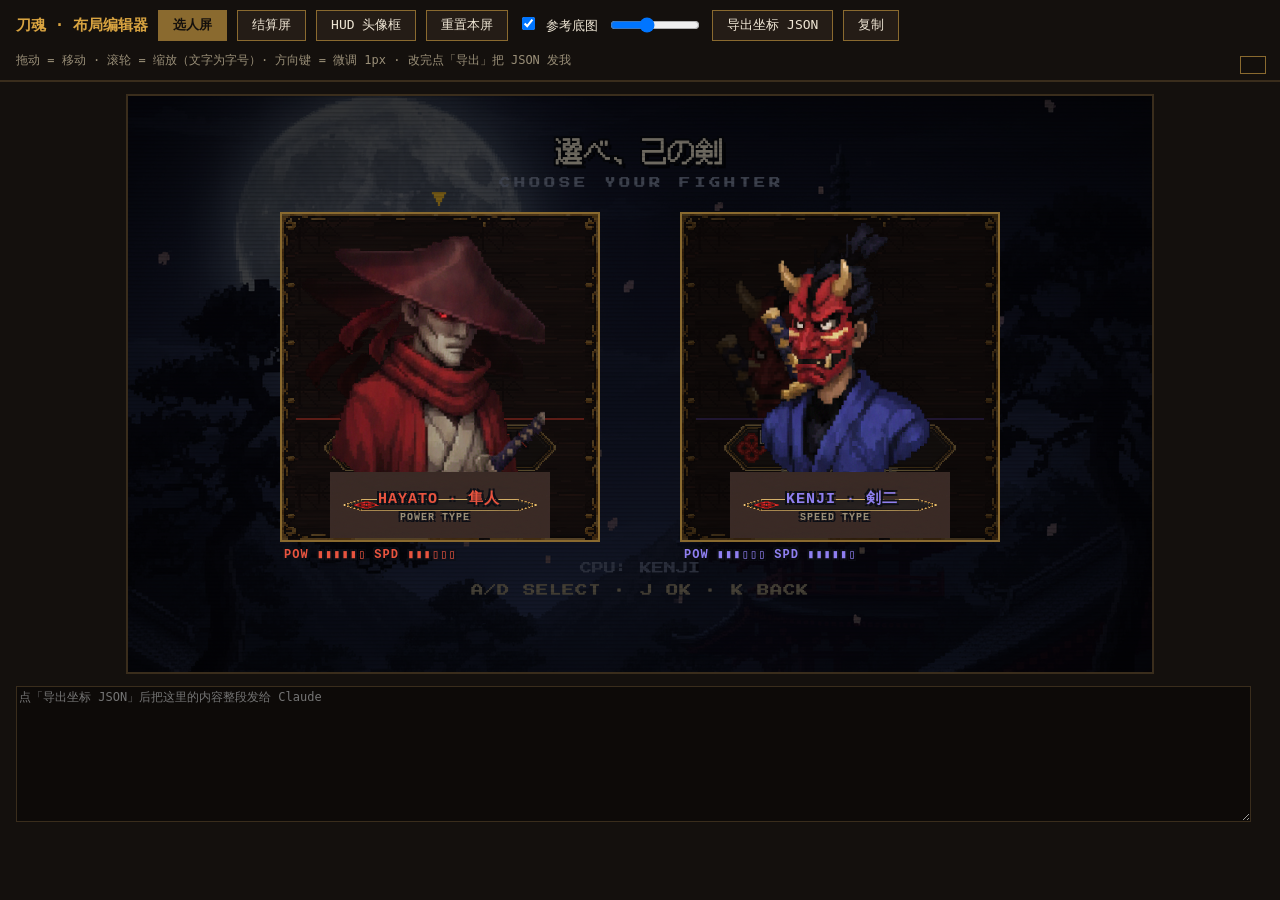
<file: assets/ui-lab/layout-editor.html>
<!DOCTYPE html>
<html lang="zh">
<head>
<meta charset="utf-8">
<title>刀魂 · 布局编辑器</title>
<style>
  body { margin:0; background:#14100d; color:#efe6d5; font:13px/1.6 "PingFang SC", monospace; user-select:none; }
  #bar { padding:10px 16px; border-bottom:2px solid #3a2d1c; display:flex; gap:10px; align-items:center; flex-wrap:wrap; }
  #bar b { color:#d9a441; font-size:15px; }
  button, .tab { background:#241c16; color:#efe6d5; border:1px solid #8a6a2f; padding:4px 14px; cursor:pointer; font:inherit; }
  .tab.on { background:#8a6a2f; color:#14100d; font-weight:bold; }
  #hint { color:#9a8f78; font-size:12px; }
  #wrap { display:flex; justify-content:center; padding:14px; }
  #stage { position:relative; width:1024px; height:576px; outline:2px solid #3a2d1c; transform-origin:top center; background:#000; overflow:hidden; }
  #bgimg { position:absolute; inset:0; width:100%; height:100%; pointer-events:none; }
  .ent { position:absolute; cursor:grab; box-sizing:border-box; }
  .ent:hover { outline:1px dashed rgba(255,197,49,0.7); }
  .ent.sel { outline:2px solid #ffc531; }
  .ent img { width:100%; height:100%; display:block; pointer-events:none; image-rendering:pixelated; }
  .ent.text { white-space:nowrap; font-family:"Courier New", monospace; font-weight:bold; letter-spacing:1px; text-shadow:2px 2px 0 #0d0f16, -2px -2px 0 #0d0f16, 2px -2px 0 #0d0f16, -2px 2px 0 #0d0f16; }
  .ent.box { border:2px solid #8a6a2f; background:rgba(20,14,10,0.25); }
  .hudframe { position:absolute; border:3px solid #d9a441; overflow:hidden; background:#0c0a09; }
  .hudframe .inner { position:absolute; cursor:grab; }
  .hudframe img { display:block; width:100%; pointer-events:none; image-rendering:pixelated; }
  #out { width:96%; height:130px; background:#0d0a08; color:#ffc531; border:1px solid #3a2d1c; font:12px monospace; margin:0 16px 20px; }
  #info { position:fixed; right:14px; top:56px; background:rgba(20,16,12,0.92); border:1px solid #8a6a2f; padding:8px 12px; font-size:12px; color:#ffc531; pointer-events:none; }
</style>
</head>
<body>
<div id="bar">
  <b>刀魂 · 布局编辑器</b>
  <span class="tab on" data-t="select">选人屏</span>
  <span class="tab" data-t="result">结算屏</span>
  <span class="tab" data-t="hud">HUD 头像框</span>
  <button id="reset">重置本屏</button>
  <label><input type="checkbox" id="bgtoggle" checked> 参考底图</label>
  <input type="range" id="bgop" min="10" max="100" value="45" style="width:90px">
  <button id="export">导出坐标 JSON</button>
  <button id="copy">复制</button>
  <span id="hint">拖动 = 移动 · 滚轮 = 缩放（文字为字号）· 方向键 = 微调 1px · 改完点「导出」把 JSON 发我</span>
</div>
<div id="wrap"><div id="stage"><img id="bgimg"></div></div>
<textarea id="out" placeholder="点「导出坐标 JSON」后把这里的内容整段发给 Claude"></textarea>
<div id="info"></div>

<script>
const SCREENS = {
  select: {
    bg: 'mockups/r10/s1-select.png',
    ents: [
      { id: 'panelL',  label: '左面板框', type: 'box',  x: 152, y: 116, w: 320, h: 330 },
      { id: 'panelR',  label: '右面板框', type: 'box',  x: 552, y: 116, w: 320, h: 330 },
      { id: 'bustHayato', label: '隼人立绘', type: 'img', src: 'portrait-hayato-sel.png', x: 188, y: 89, w: 300, ar: 344/320 },
      { id: 'bustKenji',  label: '剣二立绘', type: 'img', src: 'portrait-kenji-sel.png',  x: 609, y: 111, w: 262, ar: 344/320 },
      { id: 'plateL', label: '左名牌', type: 'img', src: 'nameplate.png', x: 202, y: 376, w: 220, ar: 0.30 },
      { id: 'plateR', label: '右名牌', type: 'img', src: 'nameplate.png', x: 602, y: 376, w: 220, ar: 0.30 },
      { id: 'nameL', label: '左名字', type: 'text', text: 'HAYATO · 隼人', x: 250, y: 392, fs: 15, color: '#e8543f' },
      { id: 'nameR', label: '右名字', type: 'text', text: 'KENJI · 剣二',  x: 658, y: 392, fs: 15, color: '#8f7ff0' },
      { id: 'typeL', label: '左TYPE', type: 'text', text: 'POWER TYPE', x: 272, y: 414, fs: 10, color: '#9a8f78' },
      { id: 'typeR', label: '右TYPE', type: 'text', text: 'SPEED TYPE', x: 672, y: 414, fs: 10, color: '#9a8f78' },
      { id: 'statL', label: '左数值', type: 'text', text: 'POW ▮▮▮▮▮▯  SPD ▮▮▮▯▯▯', x: 156, y: 450, fs: 12, color: '#e8543f' },
      { id: 'statR', label: '右数值', type: 'text', text: 'POW ▮▮▮▯▯▯  SPD ▮▮▮▮▮▯', x: 556, y: 450, fs: 12, color: '#8f7ff0' },
    ],
  },
  result: {
    bg: 'mockups/r10/s4-result.png',
    ents: [
      { id: 'bustWinner', label: '胜者立绘', type: 'img', src: 'portrait-hayato-sel.png', x: 392, y: 199, w: 266, ar: 344/320 },
      { id: 'katsu', label: '勝利', type: 'text', text: '勝利', x: 486, y: 158, fs: 22, color: '#f4f1e8' },
      { id: 'maxcombo', label: 'MAX COMBO', type: 'text', text: 'MAX COMBO: 5 HITS', x: 400, y: 192, fs: 13, color: '#9aa3bd' },
      { id: 'quoteBox', label: '台词框', type: 'box', x: 232, y: 428, w: 560, h: 62 },
    ],
  },
  hud: { hud: true },
};

const stage = document.getElementById('stage'), bgimg = document.getElementById('bgimg');
let cur = 'select', selEl = null;
const state = JSON.parse(localStorage.getItem('sb-layout') || '{}');

function save() { localStorage.setItem('sb-layout', JSON.stringify(state)); }
function st(id) { return (state[cur] = state[cur] || {})[id] = state[cur][id] || {}; }

function build() {
  stage.querySelectorAll('.ent, .hudframe, .hudlabel').forEach(e => e.remove());
  const S = SCREENS[cur];
  if (S.hud) return buildHud();
  bgimg.src = S.bg;
  for (const d of S.ents) {
    const s = Object.assign({}, d, st(d.id));
    const el = document.createElement('div');
    el.className = 'ent ' + d.type;
    el.dataset.id = d.id; el.dataset.label = d.label;
    if (d.type === 'img') {
      const im = new Image(); im.src = d.src; el.appendChild(im);
      el.style.width = s.w + 'px'; el.style.height = (s.w * d.ar) + 'px';
    } else if (d.type === 'box') {
      el.style.width = s.w + 'px'; el.style.height = s.h + 'px';
    } else {
      el.style.fontSize = s.fs + 'px'; el.style.color = d.color;
      el.textContent = ''; d.text.split('\n').forEach(t => { const r = document.createElement('div'); r.textContent = t; el.appendChild(r); });
    }
    el.style.left = s.x + 'px'; el.style.top = s.y + 'px';
    stage.appendChild(el);
  }
}

function buildHud() {
  bgimg.src = 'mockups/r10/s3-hud.png';
  // two 88x88 frames shown at 3x so the crop is draggable precisely
  const cfg = [['hudHayato', 'portrait-hayato-sel.png', 60, 130], ['hudKenji', 'portrait-kenji-sel.png', 620, 130]];
  for (const [id, src, fx, fy] of cfg) {
    const s = Object.assign(id === 'hudHayato' ? { w: 331, x: -8, y: -37 } : { w: 298, x: 21, y: -17 }, st(id)); // img width & offset in 3x display space (frame=264)
    const fr = document.createElement('div');
    fr.className = 'hudframe'; fr.style.cssText = `left:${fx}px; top:${fy}px; width:264px; height:264px;`;
    const inner = document.createElement('div');
    inner.className = 'inner ent'; inner.dataset.id = id; inner.dataset.label = id + ' 切片';
    inner.style.cssText = `left:${s.x}px; top:${s.y}px; width:${s.w}px;`;
    const im = new Image(); im.src = src; inner.appendChild(im);
    fr.appendChild(inner); stage.appendChild(fr);
    const lb = document.createElement('div');
    lb.className = 'hudlabel'; lb.textContent = id + '（88×88 框，放大 3 倍显示）';
    lb.style.cssText = `position:absolute; left:${fx}px; top:${fy - 22}px; color:#d9a441; font-size:12px;`;
    stage.appendChild(lb);
  }
}

// drag / wheel / arrows
let drag = null;
stage.addEventListener('pointerdown', e => {
  const el = e.target.closest('.ent'); if (!el) return;
  document.querySelectorAll('.ent.sel').forEach(x => x.classList.remove('sel'));
  el.classList.add('sel'); selEl = el;
  drag = { el, sx: e.clientX, sy: e.clientY, ox: parseFloat(el.style.left), oy: parseFloat(el.style.top) };
  el.setPointerCapture(e.pointerId);
});
stage.addEventListener('pointermove', e => {
  if (!drag) return;
  const nx = Math.round(drag.ox + e.clientX - drag.sx), ny = Math.round(drag.oy + e.clientY - drag.sy);
  drag.el.style.left = nx + 'px'; drag.el.style.top = ny + 'px';
  Object.assign(st(drag.el.dataset.id), { x: nx, y: ny }); info(drag.el); save();
});
stage.addEventListener('pointerup', () => drag = null);
stage.addEventListener('wheel', e => {
  const el = e.target.closest('.ent'); if (!el) return;
  e.preventDefault();
  const k = e.deltaY < 0 ? 1.03 : 0.97, s = st(el.dataset.id);
  if (el.classList.contains('text')) {
    const fs = Math.max(6, Math.round((parseFloat(el.style.fontSize)) * k));
    el.style.fontSize = fs + 'px'; s.fs = fs;
  } else {
    const w = Math.max(20, Math.round(parseFloat(el.style.width) * k));
    const ar = el.style.height ? parseFloat(el.style.height) / parseFloat(el.style.width) : 0;
    el.style.width = w + 'px'; if (ar) el.style.height = Math.round(w * ar) + 'px';
    s.w = w;
  }
  info(el); save();
}, { passive: false });
window.addEventListener('keydown', e => {
  if (!selEl || !e.key.startsWith('Arrow')) return;
  e.preventDefault();
  const dx = { ArrowLeft: -1, ArrowRight: 1 }[e.key] || 0, dy = { ArrowUp: -1, ArrowDown: 1 }[e.key] || 0;
  const nx = parseFloat(selEl.style.left) + dx, ny = parseFloat(selEl.style.top) + dy;
  selEl.style.left = nx + 'px'; selEl.style.top = ny + 'px';
  Object.assign(st(selEl.dataset.id), { x: nx, y: ny }); info(selEl); save();
});
function info(el) {
  document.getElementById('info').textContent =
    `${el.dataset.label}  x:${parseFloat(el.style.left)} y:${parseFloat(el.style.top)}` +
    (el.style.width ? ` w:${parseFloat(el.style.width)}` : '') +
    (el.classList.contains('text') ? ` 字号:${parseFloat(el.style.fontSize)}` : '');
}

// tabs / export / reset / bg
document.querySelectorAll('.tab').forEach(t => t.onclick = () => {
  document.querySelectorAll('.tab').forEach(x => x.classList.remove('on'));
  t.classList.add('on'); cur = t.dataset.t; build();
});
document.getElementById('export').onclick = () => {
  const dump = {};
  for (const scr of Object.keys(SCREENS)) if (state[scr] && Object.keys(state[scr]).length) dump[scr] = state[scr];
  document.getElementById('out').value = '刀魂布局导出 v1\n' + JSON.stringify(dump, null, 1);
};
document.getElementById('copy').onclick = () => { document.getElementById('out').select(); document.execCommand('copy'); };
document.getElementById('reset').onclick = () => { delete state[cur]; save(); build(); };
document.getElementById('bgtoggle').onchange = e => bgimg.style.display = e.target.checked ? '' : 'none';
document.getElementById('bgop').oninput = e => bgimg.style.opacity = e.target.value / 100;
bgimg.style.opacity = 0.45;
build();
</script>
</body>
</html>
</file>
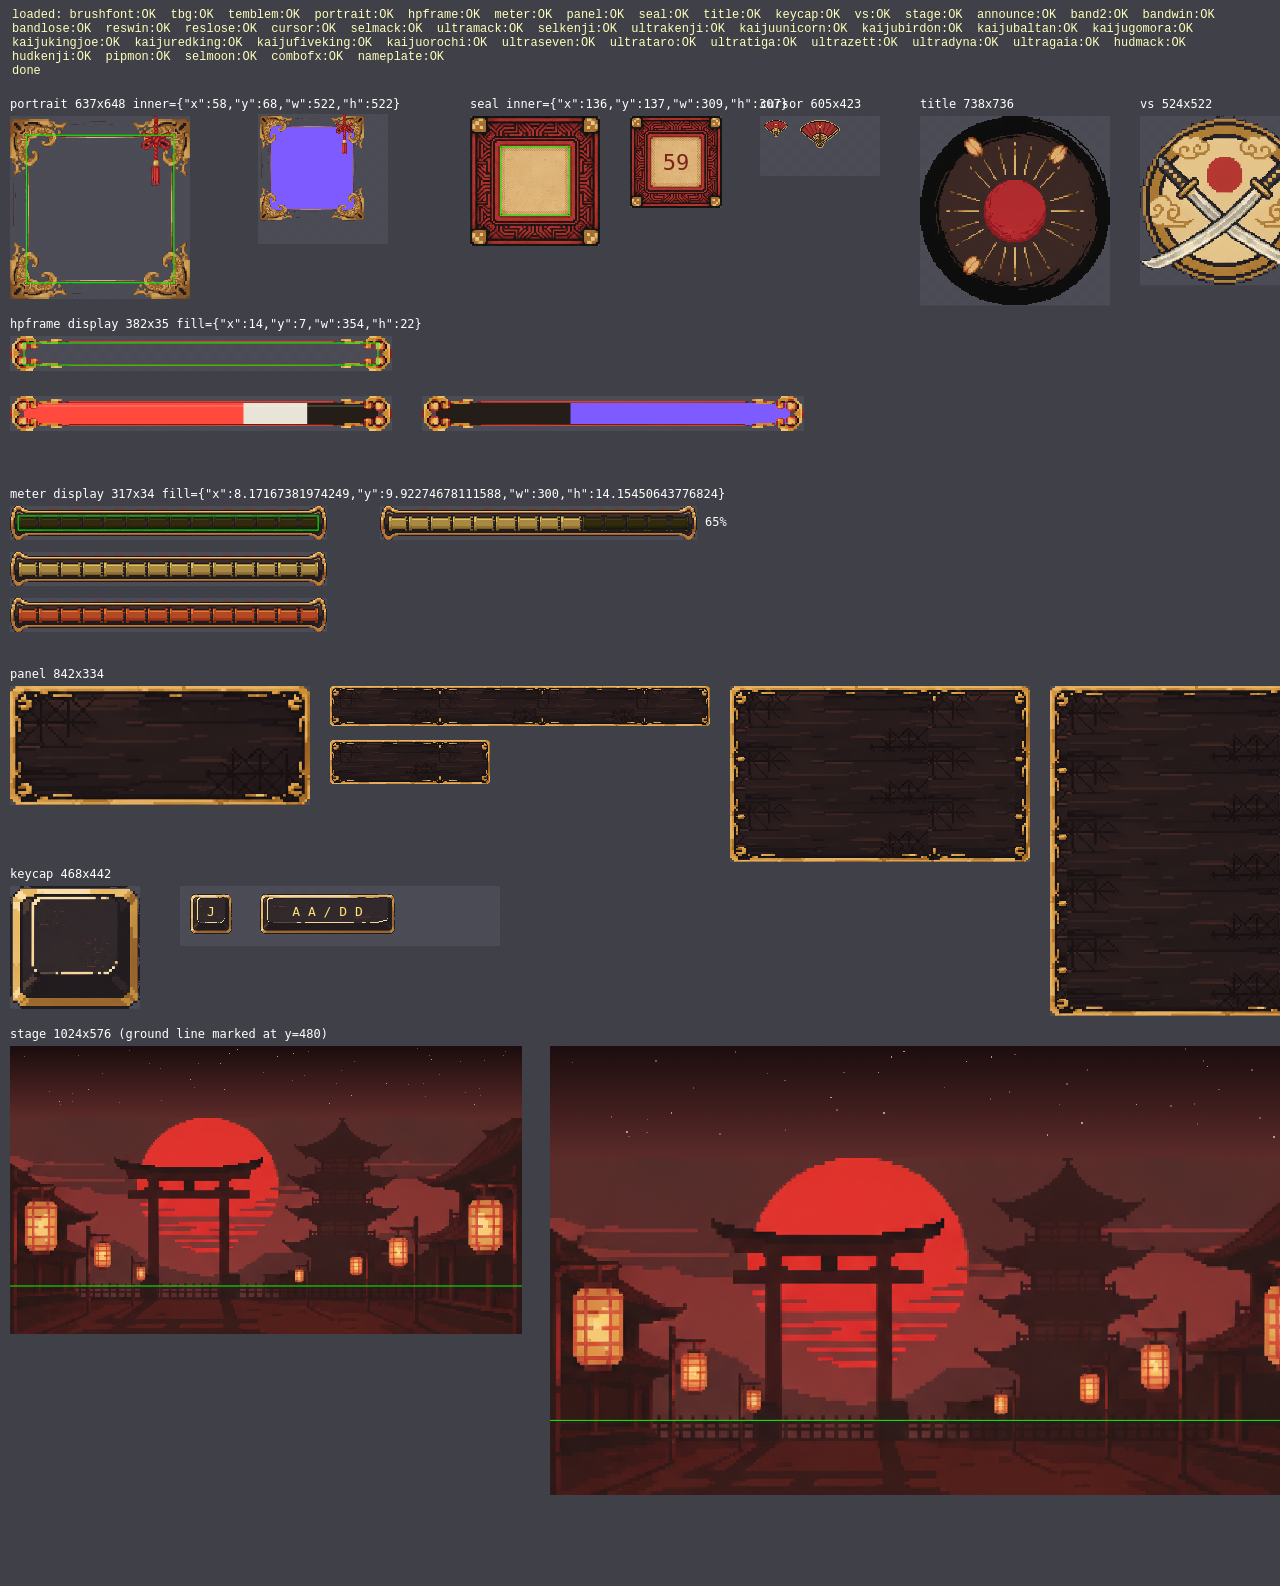
<file: assets/ui-lab/proc.html>
<!DOCTYPE html>
<html lang="zh">
<head>
<meta charset="utf-8">
<title>UI asset pipeline — contact sheet</title>
<style>
  body { margin:0; background:#3f4048; color:#eee; font:12px monospace; }
  canvas { display:block; }
  #log { padding:8px 12px; color:#ffb; white-space:pre-wrap; }
</style>
</head>
<body>
<div id="log"></div>
<canvas id="sheet" width="1400" height="1500"></canvas>
<script src="/js/ui.js?v=7"></script>
<script>
const log = m => document.getElementById('log').textContent += m + '\n';
const cx = document.getElementById('sheet').getContext('2d');
cx.imageSmoothingEnabled = false;

function checker(x, y, w, h) {
  for (let yy = 0; yy < h; yy += 8) for (let xx = 0; xx < w; xx += 8) {
    cx.fillStyle = ((xx + yy) / 8) % 2 ? '#4a4b55' : '#57586386';
    cx.fillRect(x + xx, y + yy, Math.min(8, w - xx), Math.min(8, h - yy));
  }
}
function label(t, x, y) { cx.fillStyle = '#fff'; cx.font = '12px monospace'; cx.textAlign = 'left'; cx.fillText(t, x, y); }

(async () => {
  await UI.loadAssets();
  const ua = UI.ua;
  log('loaded: ' + Object.entries(ua).map(([k, v]) => k + (v ? ':OK' : ':NULL')).join('  '));

  // row 1: portrait frame (raw + inner box) | seal | keycap raw | cursor
  let X = 10, Y = 30;
  label('portrait ' + (ua.portrait ? `${ua.portrait.w}x${ua.portrait.h} inner=${JSON.stringify(ua.portrait.inner)}` : 'NULL'), X, Y - 8);
  if (ua.portrait) {
    const p = ua.portrait, s = 180 / p.w;
    checker(X, Y, 180, p.h * s); cx.drawImage(p.cv, X, Y, 180, p.h * s);
    cx.strokeStyle = '#0f0'; cx.strokeRect(X + p.inner.x * s, Y + p.inner.y * s, p.inner.w * s, p.inner.h * s);
    // composed sample at game size: 84px portrait + frame
    const s2 = 86 / p.inner.w;
    const fx = X + 260, fy = Y;
    checker(fx - 12, fy - 2, 130, 130);
    cx.fillStyle = '#7d5bff'; cx.fillRect(fx, fy + 10, 84, 84); // fake portrait
    cx.drawImage(p.cv, fx - 1 - p.inner.x * s2, fy + 9 - p.inner.y * s2, p.w * s2, p.h * s2);
  }
  if (ua.seal) {
    const p = ua.seal, X2 = 470, s = 130 / p.w;
    label(`seal inner=${JSON.stringify(p.inner)}`, X2, Y - 8);
    checker(X2, Y, 130, p.h * s); cx.drawImage(p.cv, X2, Y, 130, p.h * s);
    cx.strokeStyle = '#0f0'; cx.strokeRect(X2 + p.inner.x * s, Y + p.inner.y * s, p.inner.w * s, p.inner.h * s);
    // game size 92px with digits
    const S = 92, s2 = S / p.w, X3 = X2 + 160;
    checker(X3, Y, S, S); cx.drawImage(p.cv, X3, Y, S, p.h * s2);
    UI.pixText(cx, '59', X3 + S / 2, Y + (p.inner.y + p.inner.h * 0.5) * s2 + 8, { size: 22, align: 'center', color: '#7a231a' });
  }
  if (ua.cursor) {
    const p = ua.cursor, X2 = 760;
    label(`cursor ${p.w}x${p.h}`, X2, Y - 8);
    checker(X2, Y, 120, 60);
    cx.drawImage(p.cv, X2 + 4, Y + 4, 24, 24 * p.h / p.w);
    cx.drawImage(p.cv, X2 + 40, Y + 4, 40, 40 * p.h / p.w);
  }
  if (ua.title) {
    const p = ua.title, X2 = 920, s = 190 / p.w;
    label(`title ${p.w}x${p.h}`, X2, Y - 8);
    checker(X2, Y, 190, p.h * s); cx.drawImage(p.cv, X2, Y, 190, p.h * s);
  }
  if (ua.vs) {
    const p = ua.vs, X2 = 1140, s = 170 / p.w;
    label(`vs ${p.w}x${p.h}`, X2, Y - 8);
    checker(X2, Y, 170, p.h * s); cx.drawImage(p.cv, X2, Y, 170, p.h * s);
  }

  // row 2: health bar frame raw + composed with fills
  Y = 250;
  if (ua.hpframe) {
    const p = ua.hpframe;
    label(`hpframe display ${p.w}x${p.h} fill=${JSON.stringify(p.fill)}`, 10, Y - 8);
    checker(10, Y, p.w, p.h);
    cx.drawImage(p.cv, 10, Y);
    cx.strokeStyle = '#0f0'; cx.strokeRect(10 + p.fill.x, Y + p.fill.y, p.fill.w, p.fill.h);
    // composed sample: track+ghost+hp under frame
    const bx = 10, by = Y + 60;
    checker(bx, by, p.w, p.h);
    cx.fillStyle = '#241d18'; cx.fillRect(bx + p.fill.x, by + p.fill.y, p.fill.w, p.fill.h);
    cx.fillStyle = '#e8e4d8'; cx.fillRect(bx + p.fill.x, by + p.fill.y, p.fill.w * 0.8, p.fill.h);
    cx.fillStyle = '#ff4a3d'; cx.fillRect(bx + p.fill.x, by + p.fill.y, p.fill.w * 0.62, p.fill.h);
    cx.fillStyle = 'rgba(255,255,255,0.15)'; cx.fillRect(bx + p.fill.x, by + p.fill.y + 2, p.fill.w, 2);
    cx.drawImage(p.cv, bx, by);
    // mirrored
    const mx = 10 + p.w + 30;
    checker(mx, by, p.w, p.h);
    cx.fillStyle = '#241d18'; cx.fillRect(mx + (p.w - p.fill.x - p.fill.w), by + p.fill.y, p.fill.w, p.fill.h);
    cx.fillStyle = '#7d5bff'; cx.fillRect(mx + (p.w - p.fill.x - p.fill.w * 0.62), by + p.fill.y, p.fill.w * 0.62, p.fill.h);
    cx.save(); cx.scale(-1, 1); cx.drawImage(p.cv, -(mx + p.w), by); cx.restore();
  }

  // row 3: meter variants + composed fill sample
  Y = 420;
  if (ua.meter) {
    const p = ua.meter;
    label(`meter display ${p.w}x${p.h} fill=${JSON.stringify(p.fill)}`, 10, Y - 8);
    for (const [i, key] of [[0, 'empty'], [1, 'gold'], [2, 'hot']].values()) {
      checker(10, Y + i * 46, p.w, p.h); cx.drawImage(p[key], 10, Y + i * 46);
    }
    cx.strokeStyle = '#0f0'; cx.strokeRect(10 + p.fill.x, Y + p.fill.y, p.fill.w, p.fill.h);
    // 65% charge sample
    const bx = 380, by = Y;
    checker(bx, by, p.w, p.h);
    cx.drawImage(p.empty, bx, by);
    cx.save(); cx.beginPath(); cx.rect(bx + p.fill.x, by, p.fill.w * 0.65, p.h); cx.clip();
    cx.drawImage(p.gold, bx, by); cx.restore();
    label('65%', bx + p.w + 8, by + 20);
  }

  // row 4: panel raw + 9-slice samples
  Y = 600;
  if (ua.panel) {
    const p = ua.panel, s = 300 / p.w;
    label(`panel ${p.w}x${p.h}`, 10, Y - 8);
    checker(10, Y, 300, p.h * s); cx.drawImage(p.cv, 10, Y, 300, p.h * s);
    checker(330, Y, 380, 40); UI.nine(cx, p, 330, Y, 380, 40, 0.14);
    checker(330, Y + 54, 160, 44); UI.nine(cx, p, 330, Y + 54, 160, 44, 0.14);
    checker(730, Y, 300, 176); UI.nine(cx, p, 730, Y, 300, 176, 0.26);
    checker(1050, Y, 320, 330); UI.nine(cx, p, 1050, Y, 320, 330, 0.3);
  }

  // row 5: keycaps
  Y = 800;
  if (ua.keycap) {
    const p = ua.keycap, s = 130 / p.w;
    label(`keycap ${p.w}x${p.h}`, 10, Y - 8);
    checker(10, Y, 130, p.h * s); cx.drawImage(p.cv, 10, Y, 130, p.h * s);
    // game-size mock: uniform 44 + wide 135 (3-slice test drawn manually here)
    const H = 40, ss = H / p.h, capW = Math.round(p.w * ss);
    checker(180, Y, 320, 60);
    cx.drawImage(p.cv, 190, Y + 8, capW, H);
    UI.pixText(cx, 'J', 190 + capW / 2, Y + 8 + Math.round(H * 0.42) + 5, { size: 13, align: 'center', color: '#ffe27a' });
    const w2 = 135, l = Math.round(p.w * 0.21 * ss), r = Math.round(p.w * 0.195 * ss);
    const bx = 260, by = Y + 8;
    cx.drawImage(p.cv, 0, 0, p.w * 0.21, p.h, bx, by, l, H);
    cx.drawImage(p.cv, p.w * 0.805, 0, p.w * 0.195, p.h, bx + w2 - r, by, r, H);
    cx.drawImage(p.cv, p.w * 0.21, 0, p.w * (0.805 - 0.21), p.h, bx + l, by, w2 - l - r, H);
    UI.pixText(cx, 'A A / D D', bx + w2 / 2, by + Math.round(H * 0.42) + 5, { size: 13, align: 'center', color: '#ffe27a' });
  }
  // ribbon
  if (ua.ribbon) {
    const p = ua.ribbon, s = 680 / p.w, X2 = 520;
    label(`ribbon ${p.w}x${p.h}`, X2, Y - 8);
    checker(X2, Y, 680, p.h * s); cx.drawImage(p.cv, X2, Y, 680, p.h * s);
    UI.pixText(cx, 'ROUND 1', X2 + 340, Y + p.h * s / 2 + 12, { size: 40, align: 'center', color: '#f4f1e8', outline: true, shadow: 5 });
  }

  // row 6: stage
  Y = 960;
  if (ua.stage) {
    label('stage 1024x576 (ground line marked at y=480)', 10, Y - 8);
    cx.drawImage(ua.stage.cv, 10, Y, 1024 / 2, 576 / 2);
    cx.strokeStyle = '#0f0'; cx.beginPath(); cx.moveTo(10, Y + 240); cx.lineTo(10 + 512, Y + 240); cx.stroke();
    cx.drawImage(ua.stage.cv, 550, Y, 1024 * 0.78, 576 * 0.78);
    cx.strokeStyle = '#0f0'; cx.beginPath(); cx.moveTo(550, Y + 480 * 0.78); cx.lineTo(550 + 1024 * 0.78, Y + 480 * 0.78); cx.stroke();
  }
  log('done');
})().catch(e => log('ERR ' + (e.stack || e)));
</script>
</body>
</html>
</file>
<file: css/style.css>
@font-face {
  font-family: 'PressStart';
  src: url('../assets/fonts/PressStart2P.ttf') format('truetype');
  font-display: block;
}
@font-face {
  font-family: 'FusionPixel';
  src: url('../assets/fonts/FusionPixel-zh.woff2') format('woff2');
  font-display: block;
}
@font-face {
  font-family: 'FusionPixelJA';
  src: url('../assets/fonts/FusionPixel-ja.woff2') format('woff2');
  font-display: block;
}
/* 青柳衡山フォントT (free incl. commercial/logo use) — title-logo kanji only */
@font-face {
  font-family: 'KouzanBrush';
  src: url('../assets/fonts/AoyagiKouzanT.ttf') format('truetype');
  font-display: block;
}

html, body {
  margin: 0;
  padding: 0;
  height: 100%;
  background: #07080c;
  overflow: hidden;
}

body {
  display: flex;
  align-items: center;
  justify-content: center;
}

#stage {
  position: relative;
  line-height: 0;
}

#game {
  width: min(100vw, calc(100vh * 16 / 9));
  height: auto;
  image-rendering: pixelated;
  image-rendering: crisp-edges;
  background: #0b0d12;
}

/* scanline + vignette overlay for the modern-retro CRT feel */
#crt {
  position: absolute;
  inset: 0;
  pointer-events: none;
  background:
    radial-gradient(ellipse at center, rgba(0,0,0,0) 58%, rgba(0,0,0,0.34) 100%),
    repeating-linear-gradient(to bottom, rgba(0,0,0,0.14) 0px, rgba(0,0,0,0.14) 1px, rgba(0,0,0,0) 2px, rgba(0,0,0,0) 4px);
  mix-blend-mode: multiply;
}

#err {
  display: none;
  position: absolute;
  left: 0; right: 0; top: 0;
  padding: 8px 12px;
  background: #b00020;
  color: #fff;
  font: 12px/1.5 monospace;
  white-space: pre-wrap;
  z-index: 10;
}
</file>
